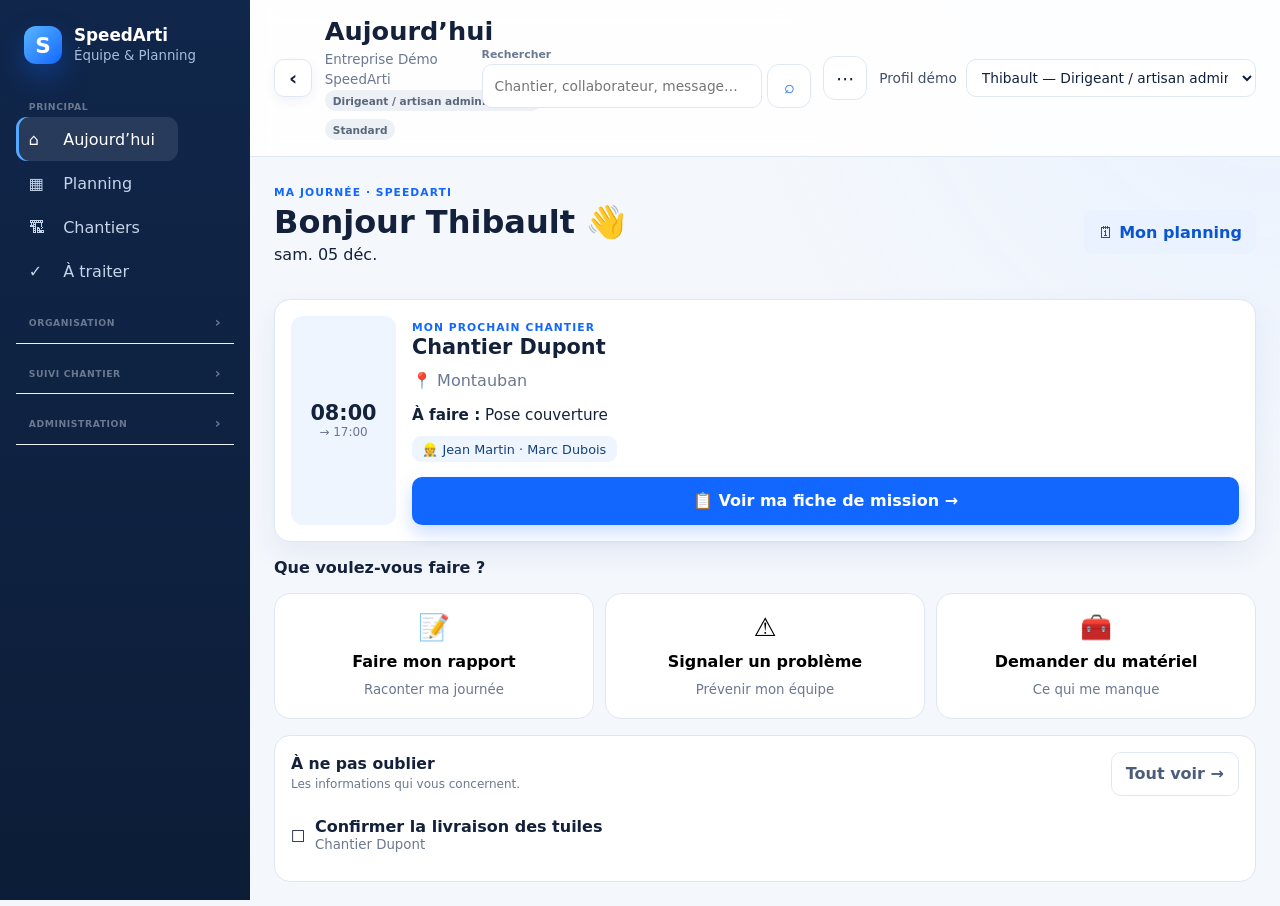
<file: index.html>
<!doctype html>
<html lang="fr">
<head>
  <meta charset="utf-8" />
  <meta name="viewport" content="width=device-width, initial-scale=1" />
  <meta name="theme-color" content="#1167ff" />
  <meta name="description" content="Démo fonctionnelle autonome SpeedArti Équipe & Planning v1.9.9" />
  <title>SpeedArti — Équipe & Planning v1.9.9</title>
  <style>:root {
  font-family: Inter, ui-sans-serif, system-ui, -apple-system, BlinkMacSystemFont, "Segoe UI", sans-serif;
  color: #13213a;
  background: #f4f7fc;
  font-synthesis: none;
  --blue: #1167ff;
  --blue-dark: #0b4bc2;
  --navy: #10213f;
  --border: #dfe7f3;
  --muted: #6b7890;
  --surface: #ffffff;
  --shadow: 0 18px 48px rgba(31, 55, 95, .09);
}

* { box-sizing: border-box; }
body { margin: 0; min-width: 320px; min-height: 100vh; background: radial-gradient(circle at top right, #e9f2ff 0, transparent 34rem), #f4f7fc; }
button, input, select, textarea { font: inherit; }
button { cursor: pointer; }
button:disabled { cursor: not-allowed; opacity: .55; }
h1, h2, h3, h4, p { margin-top: 0; }
h1 { font-size: clamp(1.35rem, 2vw, 1.8rem); margin-bottom: .25rem; }
h2 { font-size: 1.05rem; margin-bottom: .35rem; }
h3 { font-size: .98rem; margin-bottom: .25rem; }
p { line-height: 1.5; }
small { color: var(--muted); line-height: 1.4; }
select, input, textarea {
  width: 100%; border: 1px solid var(--border); border-radius: 10px; padding: .72rem .8rem; background: #fff; color: var(--navy);
}
textarea { min-height: 90px; resize: vertical; }
select:focus, input:focus, textarea:focus { outline: 3px solid rgba(17, 103, 255, .12); border-color: var(--blue); }
label { display: grid; gap: .4rem; color: #40506b; font-size: .86rem; }
fieldset { border: 1px solid var(--border); border-radius: 12px; padding: 1rem; margin: 1rem 0; }
legend { padding: 0 .4rem; font-weight: 700; color: var(--navy); }

.app-shell { min-height: 100vh; display: grid; grid-template-columns: 250px minmax(0, 1fr); }
.sidebar { background: linear-gradient(180deg, #10264a, #0c1d37); color: white; padding: 1.25rem 1rem; display: flex; flex-direction: column; position: sticky; top: 0; height: 100vh; }
.brand { display: flex; align-items: center; gap: .75rem; padding: .3rem .5rem 1.5rem; }
.brand-mark { width: 38px; height: 38px; border-radius: 12px; display: grid; place-items: center; background: linear-gradient(135deg, #5ab6ff, #1167ff); color: white; font-size: 1.35rem; font-weight: 900; box-shadow: 0 12px 28px rgba(17, 103, 255, .35); }
.brand strong { display: block; font-size: 1.05rem; }
.brand small { color: #a9bddb; }
.sidebar nav { display: grid; gap: .35rem; }
.nav-item { border: 0; background: transparent; color: #c6d5e9; display: grid; grid-template-columns: 24px 1fr auto; align-items: center; gap: .65rem; padding: .78rem .8rem; text-align: left; border-radius: 11px; }
.nav-item:hover, .nav-item.active { color: white; background: rgba(255,255,255,.1); }
.nav-item.active { box-shadow: inset 3px 0 0 #57a8ff; }
.nav-item em { background: #ff5d6c; min-width: 22px; height: 22px; border-radius: 999px; display: grid; place-items: center; font-size: .72rem; font-style: normal; }
.scope-note { margin-top: auto; display: grid; gap: .25rem; padding: .85rem; border: 1px solid rgba(255,255,255,.1); border-radius: 12px; background: rgba(255,255,255,.05); }
.scope-note span { color: #a9bddb; font-size: .78rem; }
.workspace { min-width: 0; }
.topbar { min-height: 80px; padding: 1rem 1.5rem; background: rgba(255,255,255,.88); backdrop-filter: blur(12px); border-bottom: 1px solid var(--border); display: flex; align-items: center; justify-content: space-between; gap: 1rem; position: sticky; top: 0; z-index: 10; }
.topbar p { margin-bottom: 0; color: var(--muted); font-size: .84rem; }
.topbar-actions { display: flex; align-items: center; gap: .75rem; }
.user-switcher { display: flex; align-items: center; gap: .55rem; }
.user-switcher span { white-space: nowrap; }
.user-switcher select { min-width: 230px; padding: .55rem .7rem; }
.content { padding: 1.5rem; max-width: 1500px; margin: 0 auto; }

.panel, .kpi { background: var(--surface); border: 1px solid rgba(211, 222, 238, .9); border-radius: 17px; box-shadow: var(--shadow); }
.panel { padding: 1.15rem; margin-bottom: 1.2rem; }
.panel-header, .row-between, .page-actions { display: flex; justify-content: space-between; align-items: flex-start; gap: 1rem; }
.panel-header { margin-bottom: 1rem; }
.panel-header p, .lead { color: var(--muted); margin-bottom: 0; }
.page-actions { margin-bottom: 1rem; align-items: center; }
.kpi-grid { display: grid; grid-template-columns: repeat(4, minmax(0, 1fr)); gap: 1rem; margin-bottom: 1.2rem; }
.kpi { padding: 1.05rem; display: grid; gap: .25rem; }
.kpi > span { color: var(--muted); font-size: .84rem; }
.kpi strong { font-size: 1.85rem; color: var(--navy); }
.kpi small { font-size: .77rem; }
.two-columns { display: grid; grid-template-columns: 1.15fr .85fr; gap: 1.2rem; align-items: start; }
.stack { display: grid; gap: .75rem; }
.stack.compact { gap: .35rem; }
.button-row { display: flex; flex-wrap: wrap; gap: .55rem; align-items: center; }
.button-stack { display: grid; gap: .65rem; }
.primary, .secondary, .ghost, .icon-button, .segmented button, .edition-card {
  border: 0; border-radius: 10px; padding: .65rem .88rem; font-weight: 700; transition: .16s ease;
}
.primary { background: var(--blue); color: white; box-shadow: 0 8px 18px rgba(17, 103, 255, .22); }
.primary:hover { background: var(--blue-dark); transform: translateY(-1px); }
.secondary { background: #eaf2ff; color: #0b55d0; }
.secondary:hover { background: #dceaff; }
.ghost { background: transparent; color: #4b5d79; border: 1px solid var(--border); }
.ghost:hover { background: #f7f9fc; }
.primary.full, .secondary.full { width: 100%; margin-top: .8rem; }
.secondary.small { padding: .42rem .58rem; font-size: .75rem; }
.icon-button { width: 36px; height: 36px; padding: 0; background: #f1f5fa; color: #445671; display: grid; place-items: center; }
.icon-button.danger, .danger-text { color: #c33547; }
.card-actions { display: flex; gap: .4rem; }
.segmented { background: #e8eef7; padding: .25rem; border-radius: 12px; display: flex; gap: .2rem; }
.segmented button { background: transparent; color: var(--muted); }
.segmented button.active { background: white; color: var(--navy); box-shadow: 0 4px 10px rgba(31,55,95,.08); }

.badge { display: inline-flex; align-items: center; justify-content: center; padding: .28rem .5rem; border-radius: 999px; font-size: .7rem; font-weight: 800; white-space: nowrap; }
.badge-neutral { background: #edf1f6; color: #5a677b; }
.badge-info { background: #e4efff; color: #0b5bd9; }
.badge-success { background: #e1f7ed; color: #0d7a4f; }
.badge-warning { background: #fff2d7; color: #9a5b00; }
.badge-danger { background: #ffe3e7; color: #bd3043; }
.badge-purple { background: #eee8ff; color: #6541cc; }
.badge-person { background: #f0f5ff; color: #355c9a; }
.chips { display: flex; flex-wrap: wrap; gap: .4rem; margin-top: .65rem; }
.eyebrow { color: var(--blue); text-transform: uppercase; letter-spacing: .1em; font-size: .67rem; font-weight: 900; }

.timeline { display: grid; gap: .7rem; }
.timeline-item { display: grid; grid-template-columns: 14px 1fr; gap: .75rem; position: relative; }
.timeline-dot { width: 10px; height: 10px; border-radius: 50%; background: var(--blue); margin-top: .35rem; box-shadow: 0 0 0 5px #e9f1ff; }
.timeline-item p { margin: .2rem 0; color: #4f607b; font-size: .82rem; }
.task-row { grid-template-columns: auto 1fr auto; align-items: center; display: grid; gap: .7rem; padding: .75rem; border: 1px solid var(--border); border-radius: 12px; }
.task-row input { width: 18px; height: 18px; }
.task-row span { display: grid; gap: .15rem; }
.expert-strip { background: linear-gradient(110deg, #10264a, #173f78); color: white; display: flex; justify-content: space-between; align-items: center; }
.expert-strip p { color: #c8d7ec; max-width: 760px; margin-bottom: 0; }
.expert-strip .eyebrow { color: #75b8ff; }

.planning-list { display: grid; gap: .75rem; }
.planning-card { display: grid; grid-template-columns: 68px minmax(0, 1fr) auto; gap: 1rem; padding: .9rem; border: 1px solid var(--border); border-radius: 14px; align-items: start; }
.planning-card.has-conflict { border-color: #f3a5b0; background: #fffafb; }
.date-block { width: 58px; min-height: 62px; border-radius: 13px; background: #edf4ff; color: var(--blue); display: grid; place-items: center; align-content: center; }
.date-block strong { font-size: 1.35rem; line-height: 1; }
.date-block span { text-transform: uppercase; font-size: .68rem; font-weight: 800; }
.planning-main p { margin: .2rem 0; color: #53627a; }
.ultra-panel { border-color: #d9cffc; background: linear-gradient(145deg, #fff, #f8f5ff); }
.suggestion-grid { display: grid; grid-template-columns: repeat(auto-fit, minmax(290px, 1fr)); gap: .75rem; }
.suggestion { border: 1px solid #ded5fb; border-radius: 13px; padding: .9rem; background: white; }
.suggestion p { font-size: .8rem; color: #59677d; }
.locked { display: flex; align-items: center; gap: 1rem; border-style: dashed; box-shadow: none; }
.locked > span { font-size: 1.6rem; }
.locked p { margin-bottom: 0; color: var(--muted); }
.locked-inline { margin-top: .8rem; background: #f6f7f9; border-radius: 10px; padding: .65rem; color: var(--muted); font-size: .8rem; }

.member-grid { display: grid; grid-template-columns: repeat(auto-fit, minmax(340px, 1fr)); gap: .75rem; }
.member-card { display: grid; grid-template-columns: auto minmax(0, 1fr) auto; gap: .8rem; border: 1px solid var(--border); border-radius: 14px; padding: .85rem; }
.avatar { width: 46px; height: 46px; border-radius: 14px; display: grid; place-items: center; background: color-mix(in srgb, var(--avatar-color) 16%, white); color: var(--avatar-color); font-weight: 900; }
.member-info p { color: var(--muted); font-size: .82rem; margin: .1rem 0; }
.crew-grid { display: grid; grid-template-columns: repeat(auto-fit, minmax(270px, 1fr)); gap: .75rem; }
.crew-card { padding: .9rem; border-radius: 14px; border: 1px solid var(--border); }
.crew-card p { color: var(--muted); font-size: .82rem; }

.report-grid { display: grid; grid-template-columns: repeat(auto-fit, minmax(360px, 1fr)); gap: 1rem; align-items: start; }
.report-card { margin: 0; }
.report-summary { margin: .8rem 0; }
.progress { height: 8px; background: #e9eef5; border-radius: 999px; overflow: hidden; margin-bottom: .4rem; }
.progress span { display: block; height: 100%; background: linear-gradient(90deg, #1167ff, #57a8ff); border-radius: inherit; }
.callout { padding: .7rem; background: #f5f8fc; border-radius: 10px; margin-top: .7rem; }
.callout p { margin: .2rem 0 0; color: #56657c; font-size: .82rem; }
.danger-callout { background: #fff1f3; }
.analysis-box { margin-top: .9rem; padding: .8rem; border-radius: 12px; background: #eef5ff; border: 1px solid #d4e5ff; }
.analysis-box > p { color: #4e617f; font-size: .82rem; }
.action-proposal { display: grid; grid-template-columns: 1fr auto; gap: .7rem; align-items: center; background: white; border-radius: 10px; padding: .65rem; }
.action-proposal div { display: grid; gap: .15rem; }

.request-columns { display: grid; grid-template-columns: repeat(3, minmax(0, 1fr)); gap: 1rem; }
.column-title { display: flex; justify-content: space-between; align-items: center; margin-bottom: .7rem; }
.request-card { border: 1px solid var(--border); border-radius: 13px; padding: .75rem; background: #fbfcfe; }
.request-card h4 { margin: .65rem 0 .25rem; }
.request-card p { color: #59677d; font-size: .82rem; }
.request-card select { margin-top: .65rem; padding: .5rem; }

.messaging-panel { display: grid; grid-template-columns: minmax(0, 1fr) 320px; gap: 1rem; min-height: 560px; }
.message-list { background: #f6f8fb; border-radius: 14px; padding: 1rem; display: flex; flex-direction: column; gap: .75rem; max-height: 620px; overflow: auto; }
.message { align-self: flex-start; max-width: 78%; padding: .75rem .85rem; border-radius: 14px 14px 14px 4px; background: white; border: 1px solid var(--border); }
.message.mine { align-self: flex-end; border-radius: 14px 14px 4px 14px; background: #e8f1ff; border-color: #d2e3ff; }
.message-meta { display: flex; flex-wrap: wrap; justify-content: space-between; gap: .5rem; font-size: .73rem; }
.message-meta span { color: var(--muted); }
.message p { margin: .45rem 0 0; white-space: pre-wrap; }
.composer { border-left: 1px solid var(--border); padding-left: 1rem; display: flex; flex-direction: column; gap: .75rem; }
.composer .grow { flex: 1; }
.composer .grow textarea { min-height: 170px; }
.filter-label { display: flex; align-items: center; gap: .55rem; }
.filter-label select { min-width: 240px; }

.notification-list { display: grid; gap: .55rem; }
.notification { width: 100%; border: 1px solid var(--border); background: white; padding: .8rem; border-radius: 12px; display: grid; grid-template-columns: auto 1fr auto; gap: .8rem; text-align: left; align-items: start; }
.notification.unread { background: #f3f8ff; border-color: #cfe1ff; }
.notification-icon { width: 34px; height: 34px; border-radius: 11px; display: grid; place-items: center; background: #e5efff; color: var(--blue); font-weight: 900; }
.notification p { margin: .2rem 0; color: #59677d; }

.settings-grid { grid-template-columns: 1fr 1fr; }
.edition-cards { display: grid; gap: .55rem; }
.edition-card { width: 100%; text-align: left; background: #f7f9fc; border: 1px solid var(--border); display: grid; gap: .25rem; }
.edition-card span { font-size: .78rem; color: var(--muted); font-weight: 500; }
.edition-card.selected { border-color: var(--blue); background: #edf4ff; box-shadow: inset 3px 0 0 var(--blue); }
.file-button { display: block; text-align: center; }
.permissions-table-wrap { overflow: auto; }
.permissions-table { border-collapse: collapse; width: 100%; min-width: 980px; }
.permissions-table th, .permissions-table td { border-bottom: 1px solid var(--border); padding: .55rem; text-align: center; font-size: .76rem; }
.permissions-table th:first-child, .permissions-table td:first-child { text-align: left; position: sticky; left: 0; background: white; }
.permissions-table input { width: 17px; height: 17px; }
.audit-list { display: grid; gap: .5rem; }
.audit-list > div { display: grid; grid-template-columns: minmax(170px, .8fr) minmax(200px, 1fr) 2fr; gap: .7rem; padding: .6rem 0; border-bottom: 1px solid var(--border); font-size: .78rem; }
.scope-panel { border-color: #f0c2c8; background: #fff9fa; }

.form-grid { display: grid; grid-template-columns: 1fr 1fr; gap: .8rem; }
.full-span { grid-column: 1 / -1; }
.checkbox-grid { display: grid; grid-template-columns: repeat(2, minmax(0, 1fr)); gap: .55rem; }
.checkbox-grid label { display: flex; align-items: center; gap: .5rem; }
.checkbox-grid input { width: 17px; height: 17px; }
.form-hint { color: var(--muted); font-size: .78rem; background: #f6f8fb; border-radius: 10px; padding: .65rem; }
.modal-backdrop { position: fixed; inset: 0; z-index: 100; background: rgba(8, 20, 38, .62); display: grid; place-items: center; padding: 1rem; }
.modal { width: min(760px, 100%); max-height: 92vh; overflow: auto; background: white; border-radius: 18px; padding: 1.35rem; box-shadow: 0 30px 80px rgba(0,0,0,.25); position: relative; }
.modal-close { position: absolute; top: .8rem; right: .8rem; border: 0; width: 34px; height: 34px; border-radius: 50%; background: #eef2f7; color: #526077; font-size: 1.2rem; }
.modal-actions { display: flex; justify-content: flex-end; gap: .6rem; margin-top: 1rem; }
.toast { position: fixed; right: 1rem; bottom: 1rem; z-index: 200; padding: .8rem 1rem; border-radius: 12px; color: white; background: #14784f; box-shadow: 0 15px 40px rgba(0,0,0,.2); }
.toast-error { background: #bc3346; }
.toast-info { background: #345d98; }
.empty { min-height: 100px; display: grid; place-items: center; align-content: center; color: var(--muted); text-align: center; }
.empty span { font-size: 1.7rem; }
.empty p { margin-bottom: 0; }
.fatal { padding: 3rem; }

@media (max-width: 1100px) {
  .kpi-grid { grid-template-columns: repeat(2, 1fr); }
  .two-columns, .settings-grid { grid-template-columns: 1fr; }
  .request-columns { grid-template-columns: 1fr; }
  .messaging-panel { grid-template-columns: 1fr; }
  .composer { border-left: 0; border-top: 1px solid var(--border); padding: 1rem 0 0; }
}

@media (max-width: 780px) {
  .app-shell { grid-template-columns: 1fr; }
  .sidebar { position: static; height: auto; padding: .75rem; }
  .sidebar nav { display: flex; overflow-x: auto; }
  .nav-item { min-width: max-content; grid-template-columns: 20px auto auto; }
  .scope-note { display: none; }
  .brand { padding-bottom: .75rem; }
  .topbar { position: static; align-items: flex-start; flex-direction: column; }
  .topbar-actions { width: 100%; justify-content: space-between; }
  .user-switcher { flex: 1; }
  .user-switcher select { min-width: 0; }
  .content { padding: 1rem; }
  .page-actions, .panel-header { flex-direction: column; align-items: stretch; }
  .kpi-grid { grid-template-columns: 1fr 1fr; }
  .planning-card { grid-template-columns: 58px minmax(0, 1fr); }
  .planning-card .card-actions { grid-column: 1 / -1; justify-content: flex-end; }
  .member-grid, .report-grid { grid-template-columns: 1fr; }
  .form-grid { grid-template-columns: 1fr; }
  .full-span { grid-column: auto; }
  .checkbox-grid { grid-template-columns: 1fr; }
  .audit-list > div { grid-template-columns: 1fr; gap: .15rem; }
}

@media (max-width: 480px) {
  .kpi-grid { grid-template-columns: 1fr; }
  .topbar-actions { align-items: stretch; flex-direction: column; }
  .user-switcher { flex-direction: column; align-items: stretch; }
  .member-card { grid-template-columns: auto 1fr; }
  .member-card > .icon-button { grid-column: 1 / -1; justify-self: end; }
  .message { max-width: 95%; }
}
.dictation-row { display: grid; grid-template-columns: minmax(0, 1fr) auto; gap: .6rem; align-items: start; }
.dictation-row button { white-space: nowrap; }
@media (max-width: 600px) { .dictation-row { grid-template-columns: 1fr; } }
.attachment-button { border: 0; border-radius: 999px; padding: .3rem .55rem; background: #edf1f6; color: #4d5e77; font-size: .7rem; font-weight: 800; }
.attachment-button:hover { background: #dfe8f5; }


.calendar-source-banner { display:flex; align-items:center; justify-content:space-between; gap:20px; padding:18px 20px; margin-bottom:18px; border:1px solid #b9d4ff; border-radius:16px; background:linear-gradient(135deg,#eff6ff,#ffffff); }
.calendar-source-banner div:first-child { display:grid; grid-template-columns:auto 1fr; column-gap:10px; align-items:center; }
.calendar-source-banner p { grid-column:2; margin:4px 0 0; color:var(--muted); }
.source-pulse { width:10px; height:10px; border-radius:999px; background:#16a36a; box-shadow:0 0 0 6px rgba(22,163,106,.12); }
.readonly-source { margin-top:14px; padding-top:12px; border-top:1px solid var(--border); color:var(--muted); font-size:.82rem; }
.calendar-event-summary { margin:16px 0; padding:16px; border:1px solid #b9d4ff; border-radius:14px; background:#f7fbff; }
.calendar-event-summary span { display:block; color:#1167ff; font-size:.76rem; font-weight:800; text-transform:uppercase; letter-spacing:.08em; }
.calendar-event-summary strong { display:block; margin-top:5px; font-size:1.05rem; }
.calendar-event-summary p { margin:5px 0; }
.calendar-event-summary small { color:var(--muted); }
.planning-card.unassigned { border-style:dashed; background:#fffdfa; }
@media (max-width:760px){ .calendar-source-banner{align-items:flex-start;flex-direction:column;} }

/* Version 1.5 — UX mobile + niveaux Standard / Expert / Ultra */
.member-meta { display:grid; gap:.25rem; margin-top:.65rem; color:var(--muted); font-size:.74rem; }
.member-actions { display:flex; flex-direction:column; gap:.35rem; }
.capacity-grid { display:grid; grid-template-columns:repeat(auto-fit,minmax(230px,1fr)); gap:.75rem; }
.capacity-card { border:1px solid var(--border); border-radius:14px; padding:.85rem; background:#fbfcff; }
.capacity-card p { color:var(--muted); font-size:.8rem; margin:.55rem 0 .25rem; }
.capacity-bar { height:9px; border-radius:999px; background:#e9eef5; overflow:hidden; margin-top:.65rem; }
.capacity-bar span { display:block; height:100%; border-radius:inherit; background:linear-gradient(90deg,#1167ff,#8b5cf6); }
.missing-panel { border-color:#f4d08a; background:#fffdf7; }
.missing-row { display:flex; justify-content:space-between; align-items:center; gap:1rem; border-bottom:1px solid var(--border); padding:.65rem 0; }
.missing-row span { display:grid; gap:.18rem; }
.material-actions { display:flex; flex-wrap:wrap; gap:.4rem; margin-top:.65rem; }
.message-analysis { margin-top:.65rem; padding:.65rem; border-radius:10px; border:1px solid #d8e5fb; background:#f6f9ff; color:#31445f; }
.analysis-trigger { margin-top:.55rem; border:0; background:transparent; color:var(--blue); font-size:.72rem; font-weight:800; padding:0; }
.permission-overrides { display:grid; grid-template-columns:repeat(2,minmax(0,1fr)); gap:.55rem; max-height:55vh; overflow:auto; }
.permission-overrides label { display:grid; grid-template-columns:minmax(0,1fr) 150px; align-items:center; gap:.55rem; padding:.45rem; border:1px solid var(--border); border-radius:10px; }
.permission-overrides span { font-size:.72rem; word-break:break-word; }
.availability-add { margin-top:.8rem; }
.audit-list.expanded > div { grid-template-columns:minmax(210px,.9fr) minmax(240px,1fr) 2fr; }
.badge-danger { max-width:100%; white-space:normal; }

@media (max-width:900px){
  .permission-overrides { grid-template-columns:1fr; }
}
@media (max-width:600px){
  .member-actions { grid-column:1/-1; flex-direction:row; justify-content:flex-end; }
  .missing-row { align-items:flex-start; flex-direction:column; }
  .permission-overrides label { grid-template-columns:1fr; }
}

/* =========================================================
   Version 1.4 — simplification UX + mobile first
   ========================================================= */
button, [data-action], [data-view] {
  touch-action: manipulation;
  -webkit-tap-highlight-color: transparent;
}
button { min-height: 44px; position: relative; z-index: 1; }
.icon-button, .modal-close { min-height: 44px; min-width: 44px; }

.topbar-leading { display:flex; align-items:center; gap:.8rem; min-width:0; }
.topbar-leading > div { min-width:0; }
.back-button, .more-button, .search-submit {
  border:1px solid var(--border); background:white; color:var(--navy); border-radius:12px;
  display:grid; place-items:center; min-width:44px; height:44px; padding:0; font-size:1.15rem;
}
.back-button:hover, .more-button:hover, .search-submit:hover { background:#f5f8fc; }
.global-search { display:flex; align-items:end; gap:.35rem; width:min(390px, 40vw); }
.global-search label { flex:1; gap:.2rem; }
.global-search label > span { font-size:.68rem; color:var(--muted); font-weight:700; }
.global-search input { height:44px; padding:.6rem .75rem; }
.search-submit { color:var(--blue); font-weight:900; }

.search-results { border-color:#bad4ff; background:#fbfdff; }
.search-result-list { display:grid; grid-template-columns:repeat(auto-fit,minmax(260px,1fr)); gap:.55rem; }
.search-result { border:1px solid var(--border); background:white; color:var(--navy); text-align:left; border-radius:12px; padding:.75rem; display:grid; gap:.2rem; }
.search-result:hover { border-color:#a9c9ff; background:#f6faff; }
.search-result small { white-space:nowrap; overflow:hidden; text-overflow:ellipsis; }

.welcome-strip { display:flex; align-items:center; justify-content:space-between; gap:1rem; margin-bottom:1rem; padding:.35rem .2rem; }
.welcome-strip h2 { font-size:1.35rem; margin:.15rem 0; }
.welcome-strip p { margin:0; color:var(--muted); }
.today-date { color:var(--muted); font-weight:700; white-space:nowrap; }
.attention-grid { display:grid; grid-template-columns:repeat(4,minmax(0,1fr)); gap:.8rem; margin-bottom:1.2rem; }
.attention-card { border:1px solid var(--border); background:white; border-radius:16px; padding:1rem; text-align:left; display:grid; gap:.3rem; box-shadow:0 10px 28px rgba(31,55,95,.06); color:var(--navy); }
.attention-card strong { font-size:1.7rem; }
.attention-card span { font-weight:800; }
.attention-card small { min-height:2.1em; }
.attention-card b { color:var(--blue); font-size:.76rem; margin-top:.2rem; }
.attention-warning { border-color:#edd59e; }
.attention-danger { border-color:#efb1bb; }
.attention-success { border-color:#bde3d2; }
.timeline-button { width:100%; border:0; background:transparent; text-align:left; padding:.25rem 0; min-height:0; }
.timeline-button:hover strong { color:var(--blue); }
.quick-mobile-actions { display:none; }

.terrain-toolbar { display:flex; align-items:end; justify-content:space-between; gap:1rem; }
.terrain-toolbar > label { width:min(420px,45%); }
.terrain-actions { display:flex; flex-wrap:wrap; gap:.5rem; justify-content:flex-end; }
.project-focus { display:grid; grid-template-columns:minmax(0,1fr) auto; gap:.4rem 1rem; align-items:start; border-color:#c7dcff; background:linear-gradient(135deg,#f7fbff,#fff); }
.project-focus p, .project-focus small { margin:0; color:var(--muted); }
.project-focus > small { grid-column:1/-1; }
.project-focus-meta { display:flex; gap:.35rem; flex-wrap:wrap; justify-content:flex-end; }
.terrain-feed { display:grid; gap:.8rem; }
.feed-entry { display:grid; grid-template-columns:42px minmax(0,1fr); gap:.75rem; padding:.9rem 0; border-bottom:1px solid var(--border); }
.feed-entry:last-child { border-bottom:0; }
.feed-icon { width:42px; height:42px; border-radius:13px; background:#eef4ff; display:grid; place-items:center; font-size:1.1rem; }
.feed-body { min-width:0; }
.feed-body > p { margin:.55rem 0; color:#46566f; }
.feed-heading { display:flex; justify-content:space-between; align-items:flex-start; gap:.7rem; }
.feed-heading > div:first-child { display:grid; gap:.15rem; min-width:0; }
.inline-alert, .inline-info { margin-top:.55rem; border-radius:10px; padding:.55rem .65rem; display:grid; gap:.15rem; font-size:.8rem; }
.inline-alert { background:#fff4f5; color:#9e3241; }
.inline-info { background:#f3f7ff; color:#315d9f; }
.inline-status { margin-top:.7rem; display:grid; grid-template-columns:auto minmax(0,220px); align-items:center; gap:.55rem; }
.inline-status select { padding:.5rem .6rem; }
.compact-chips { margin:0; }

.pilotage-kpis { display:grid; grid-template-columns:repeat(4,minmax(0,1fr)); gap:.8rem; margin-bottom:1rem; }
.pilotage-alert-list { display:grid; gap:.45rem; }
.pilotage-alert-list > button { border:1px solid var(--border); background:#fff; border-radius:12px; padding:.7rem; text-align:left; display:grid; gap:.15rem; color:var(--navy); }
.pilotage-alert-list > button:hover { background:#f7faff; border-color:#bad4ff; }
.pilotage-alert-list > button span { color:var(--muted); font-size:.78rem; }
.compact-capacity { grid-template-columns:repeat(auto-fit,minmax(200px,1fr)); }
.more-menu > p { color:var(--muted); }
.more-menu-grid { display:grid; grid-template-columns:repeat(3,minmax(0,1fr)); gap:.65rem; margin-top:1rem; }
.menu-tile { border:1px solid var(--border); background:white; border-radius:14px; padding:1rem; text-align:left; display:grid; gap:.25rem; color:var(--navy); }
.menu-tile > span { font-size:1.3rem; color:var(--blue); }
.menu-tile small { min-height:2.3em; }

/* Le module n'affiche pas de bouton Ángel : le point d'entrée reste global à SpeedArti. */
.angel-layout, .angel-chat { display:none !important; }

@media (max-width: 1100px) {
  .attention-grid, .pilotage-kpis { grid-template-columns:repeat(2,minmax(0,1fr)); }
  .global-search { width:min(330px, 36vw); }
}

@media (max-width: 780px) {
  body { background:#f4f7fc; }
  .app-shell { display:block; min-height:100vh; }
  .workspace { padding-bottom:82px; }
  .sidebar {
    position:fixed; inset:auto 0 0 0; height:auto; z-index:80; padding:.4rem .35rem calc(.4rem + env(safe-area-inset-bottom));
    border-top:1px solid rgba(255,255,255,.12); box-shadow:0 -12px 34px rgba(8,20,38,.22);
  }
  .sidebar .brand, .sidebar .scope-note { display:none; }
  .sidebar nav { display:grid; grid-template-columns:repeat(var(--nav-count, 5),minmax(0,1fr)); gap:.1rem; overflow:visible; }
  .nav-item { min-width:0; display:flex; flex-direction:column; justify-content:center; gap:.18rem; padding:.45rem .1rem; text-align:center; border-radius:10px; font-size:.68rem; line-height:1.1; }
  .nav-item .nav-icon { font-size:1rem; }
  .nav-item.active { box-shadow:none; background:rgba(255,255,255,.14); }
  .nav-item em { position:absolute; top:.2rem; right:14%; min-width:17px; height:17px; font-size:.58rem; }
  .topbar { position:sticky; top:0; padding:.65rem .75rem; gap:.6rem; background:rgba(255,255,255,.96); z-index:40; }
  .topbar-leading { width:100%; }
  .topbar-leading h1 { font-size:1.12rem; white-space:nowrap; overflow:hidden; text-overflow:ellipsis; }
  .topbar-leading p { display:none; }
  .topbar-actions { width:100%; display:grid; grid-template-columns:minmax(0,1fr) auto auto; gap:.45rem; align-items:end; }
  .global-search { width:100%; min-width:0; }
  .topbar-actions > .badge { display:none; }
  .more-button { grid-column:3; grid-row:1; }
  .user-switcher { grid-column:1/-1; display:grid; grid-template-columns:auto minmax(0,1fr); align-items:center; gap:.5rem; }
  .user-switcher span { font-size:.72rem; }
  .user-switcher select { min-width:0; padding:.5rem .6rem; }
  .content { padding:.8rem .7rem 1.2rem; }
  .panel { padding:.9rem; border-radius:14px; margin-bottom:.8rem; box-shadow:0 8px 24px rgba(31,55,95,.055); }
  .welcome-strip { align-items:flex-start; padding:.15rem 0; }
  .welcome-strip h2 { font-size:1.15rem; }
  .today-date { display:none; }
  .attention-grid, .pilotage-kpis { grid-template-columns:1fr 1fr; gap:.55rem; }
  .attention-card { padding:.75rem; border-radius:13px; min-height:126px; }
  .attention-card strong { font-size:1.45rem; }
  .attention-card small { font-size:.7rem; }
  .home-columns { display:block; }
  .quick-mobile-actions { display:grid; grid-template-columns:1fr 1fr; gap:.55rem; margin-top:.8rem; }
  .terrain-toolbar { align-items:stretch; flex-direction:column; }
  .terrain-toolbar > label { width:100%; }
  .terrain-actions { display:grid; grid-template-columns:repeat(3,minmax(0,1fr)); width:100%; }
  .terrain-actions button { padding:.55rem .35rem; }
  .project-focus { grid-template-columns:1fr; }
  .project-focus-meta { justify-content:flex-start; }
  .feed-entry { grid-template-columns:34px minmax(0,1fr); gap:.55rem; padding:.75rem 0; }
  .feed-icon { width:34px; height:34px; border-radius:10px; font-size:.95rem; }
  .feed-heading { gap:.4rem; }
  .feed-heading > .badge, .feed-heading > .chips { flex-shrink:0; }
  .inline-status { grid-template-columns:1fr; }
  .more-menu-grid { grid-template-columns:1fr; }
  .modal-backdrop { padding:0; align-items:end; }
  .modal { width:100%; max-height:92dvh; border-radius:20px 20px 0 0; padding:1rem; padding-bottom:calc(1rem + env(safe-area-inset-bottom)); }
  .modal-actions { position:sticky; bottom:0; background:white; padding-top:.7rem; }
  .planning-card { grid-template-columns:50px minmax(0,1fr); gap:.7rem; }
  .date-block { width:50px; min-height:54px; }
  .planning-card .card-actions { grid-column:1/-1; display:grid; grid-template-columns:1fr 1fr; }
  .planning-card .card-actions .icon-button { width:100%; }
  .member-card { grid-template-columns:auto minmax(0,1fr); }
  .member-actions { grid-column:1/-1; display:grid; grid-template-columns:repeat(3,1fr); }
  .member-actions .icon-button { width:100%; }
  .panel-header .button-row, .page-actions .button-row { width:100%; display:grid; grid-template-columns:1fr 1fr; }
  .search-result-list { grid-template-columns:1fr; }
}

@media (max-width: 430px) {
  .attention-grid, .pilotage-kpis { grid-template-columns:1fr 1fr; }
  .attention-card { min-height:118px; }
  .attention-card b { display:none; }
  .terrain-actions { grid-template-columns:1fr; }
  .quick-mobile-actions { grid-template-columns:1fr; }
  .topbar-actions { grid-template-columns:minmax(0,1fr) auto; }
  .more-button { grid-column:2; }
  .global-search { grid-column:1; }
  .user-switcher { grid-column:1/-1; }
  .feed-heading { flex-direction:column; }
  .feed-heading > .badge, .feed-heading > .chips { align-self:flex-start; }
}


/* v1.5 — comparaison Standard / Expert / Ultra pour la démo uniquement */
.demo-plan-bar {
  margin: 0; padding: .65rem 1.5rem; display:flex; align-items:center; justify-content:space-between; gap:1rem;
  background:#f8fbff; border-bottom:1px solid #d9e7fb;
}
.demo-plan-copy { min-width:0; display:grid; gap:.08rem; }
.demo-plan-copy strong { color:var(--navy); font-size:.82rem; }
.demo-plan-copy span { color:var(--muted); font-size:.74rem; white-space:nowrap; overflow:hidden; text-overflow:ellipsis; }
.demo-edition-switcher { display:flex; align-items:center; gap:.3rem; padding:.25rem; border-radius:12px; background:#e7edf6; flex-shrink:0; }
.demo-edition-button { border:0; background:transparent; color:#5d6c83; padding:.48rem .72rem; border-radius:9px; font-weight:800; font-size:.78rem; min-height:36px; }
.demo-edition-button:hover { background:rgba(255,255,255,.65); color:var(--navy); }
.demo-edition-button.selected { background:white; color:var(--blue); box-shadow:0 3px 10px rgba(30,55,95,.1); }
.demo-edition-button small { display:none; }
.edition-overview { display:grid; grid-template-columns:1fr auto; gap:1rem; align-items:center; padding:1rem 1.1rem; margin-bottom:1rem; border-radius:15px; border:1px solid #cfe0fa; background:linear-gradient(135deg,#f5f9ff,#fff); }
.edition-overview h2 { margin:.15rem 0 .2rem; }
.edition-overview p { margin:0; color:var(--muted); }
.edition-price { text-align:right; white-space:nowrap; }
.edition-price strong { display:block; color:var(--blue); font-size:1.1rem; }
.edition-price span { color:var(--muted); font-size:.72rem; }
.edition-matrix-wrap { overflow:auto; border:1px solid var(--border); border-radius:14px; }
.edition-matrix { width:100%; border-collapse:collapse; min-width:720px; }
.edition-matrix th, .edition-matrix td { padding:.7rem .75rem; border-bottom:1px solid var(--border); text-align:center; font-size:.78rem; }
.edition-matrix th:first-child, .edition-matrix td:first-child { text-align:left; min-width:270px; }
.edition-matrix thead th { background:#f6f9fd; color:var(--navy); position:sticky; top:0; }
.edition-matrix tbody tr:last-child td { border-bottom:0; }
.edition-current { background:#f0f6ff !important; }
.matrix-yes { color:#118257; font-weight:900; }
.matrix-no { color:#a1adbd; }
.level-note { display:flex; align-items:center; gap:.55rem; padding:.65rem .75rem; margin-top:.75rem; border-radius:10px; background:#f6f8fb; color:#596a82; font-size:.78rem; }
.expert-panel { border-color:#c9dcff; background:linear-gradient(145deg,#fff,#f5f9ff); }
.plan-lock-preview { border-style:dashed; }

@media (max-width:780px) {
  .demo-plan-bar { padding:.5rem .7rem; align-items:stretch; flex-direction:column; gap:.4rem; }
  .demo-plan-copy span { white-space:normal; }
  .demo-edition-switcher { width:100%; display:grid; grid-template-columns:repeat(3,1fr); }
  .demo-edition-button { padding:.5rem .25rem; }
  .edition-overview { grid-template-columns:1fr; padding:.85rem; }
  .edition-price { text-align:left; }
}


/* v1.6 — interfaces collaborateurs + prévision Ultra explicable */
.role-context { display:flex; align-items:center; gap:.5rem; flex-wrap:wrap; }
.role-context .badge { font-size:.66rem; }
.employee-plan-note { margin:0; padding:.5rem 1.5rem; background:#fbfcfe; border-bottom:1px solid var(--border); color:var(--muted); font-size:.75rem; display:flex; align-items:center; justify-content:space-between; gap:.7rem; }
.employee-plan-note strong { color:var(--navy); }
.field-hero { border:1px solid #c9dcff; background:linear-gradient(135deg,#eef6ff,#fff); border-radius:18px; padding:1.1rem; margin-bottom:1rem; display:grid; grid-template-columns:1fr auto; gap:1rem; align-items:center; }
.field-hero h2 { font-size:1.4rem; margin:.15rem 0; }
.field-hero p { margin:0; color:var(--muted); }
.field-date { font-weight:800; color:var(--blue); white-space:nowrap; }
.field-actions { display:grid; grid-template-columns:repeat(4,minmax(0,1fr)); gap:.7rem; margin-bottom:1rem; }
.field-action { border:1px solid var(--border); background:white; border-radius:16px; padding:.9rem; min-height:112px; text-align:left; display:grid; align-content:start; gap:.35rem; color:var(--navy); box-shadow:0 8px 22px rgba(31,55,95,.05); }
.field-action:hover { border-color:#a9c9ff; background:#f8fbff; }
.field-action .field-action-icon { font-size:1.35rem; }
.field-action strong { font-size:.86rem; }
.field-action small { font-size:.7rem; }
.my-work-list { display:grid; gap:.55rem; }
.my-work-card { border:1px solid var(--border); border-radius:14px; padding:.8rem; background:#fff; display:grid; grid-template-columns:auto 1fr auto; gap:.75rem; align-items:center; }
.my-work-date { width:52px; min-height:52px; border-radius:13px; background:#edf4ff; color:var(--blue); display:grid; place-items:center; text-align:center; font-size:.72rem; font-weight:800; }
.my-work-card p { margin:.15rem 0 0; color:var(--muted); font-size:.78rem; }
.role-dashboard-grid { display:grid; grid-template-columns:repeat(3,minmax(0,1fr)); gap:.8rem; margin-bottom:1rem; }
.role-summary-card { border:1px solid var(--border); background:#fff; border-radius:16px; padding:1rem; box-shadow:0 8px 22px rgba(31,55,95,.05); }
.role-summary-card strong { display:block; font-size:1.6rem; color:var(--navy); }
.role-summary-card span { font-weight:800; font-size:.82rem; }
.role-summary-card small { display:block; margin-top:.2rem; }
.forecast-grid { display:grid; grid-template-columns:repeat(auto-fit,minmax(280px,1fr)); gap:.75rem; }
.forecast-card { border:1px solid var(--border); background:#fff; border-radius:14px; padding:.9rem; display:grid; gap:.5rem; }
.forecast-card.forecast-high { border-color:#efb1bb; background:#fffafb; }
.forecast-card.forecast-warning { border-color:#edd59e; background:#fffdf8; }
.forecast-card.forecast-info { border-color:#bfd7ff; background:#f9fbff; }
.forecast-card h3 { margin:0; }
.forecast-card ul { margin:.1rem 0 0; padding-left:1.1rem; color:#53627a; font-size:.78rem; }
.forecast-card li + li { margin-top:.2rem; }
.forecast-rule-note { margin-top:.75rem; padding:.65rem .75rem; border-radius:10px; background:#f6f8fb; color:var(--muted); font-size:.75rem; }
.forecast-rule-note strong { color:var(--navy); }

@media (max-width:900px) {
  .field-actions { grid-template-columns:repeat(2,minmax(0,1fr)); }
  .role-dashboard-grid { grid-template-columns:repeat(2,minmax(0,1fr)); }
}
@media (max-width:780px) {
  .employee-plan-note { padding:.45rem .7rem; align-items:flex-start; flex-direction:column; }
  .field-hero { grid-template-columns:1fr; padding:.9rem; }
  .field-date { display:none; }
  .field-actions { grid-template-columns:repeat(2,minmax(0,1fr)); gap:.55rem; }
  .field-action { min-height:104px; padding:.75rem; }
  .role-dashboard-grid { grid-template-columns:1fr 1fr; gap:.55rem; }
  .my-work-card { grid-template-columns:auto minmax(0,1fr); }
  .my-work-card > .badge { grid-column:2; justify-self:start; }
}
@media (max-width:430px) {
  .field-actions { grid-template-columns:1fr 1fr; }
  .role-dashboard-grid { grid-template-columns:1fr 1fr; }
}


/* V1.9.9 — filet de securite charge avant les scripts : largeur complete sur telephone. */
@media (max-width:700px){
  .app-shell.v191-full-sidebar.v191-simple-shell,.app-shell.v191-full-sidebar.v191-simple-shell.v191-sidebar-collapsed{
    display:block!important;grid-template-columns:minmax(0,1fr)!important;width:100%!important;min-width:0!important;max-width:100%!important
  }
  .app-shell.v191-simple-shell .workspace,.app-shell.v191-simple-shell.v191-sidebar-collapsed .workspace{
    display:block!important;margin:0!important;padding:0!important;width:100%!important;min-width:0!important;max-width:100%!important
  }
  .app-shell.v191-simple-shell .content{min-width:0!important;max-width:100%!important;box-sizing:border-box!important}
  .app-shell.v191-simple-shell .topbar{max-width:100%!important;min-width:0!important}
}
</style>
</head>
<body>
  <div id="app"></div>
  <script type="module">
// ---- src/domain.js ----
const EDITIONS = Object.freeze({
  STANDARD: 'standard',
  EXPERT: 'expert',
  ULTRA: 'ultra',
});

const EDITION_LABELS = Object.freeze({
  standard: 'Standard',
  expert: 'Expert',
  ultra: 'Ultra',
});

const EDITION_CONFIG = Object.freeze({
  standard: {
    label: 'Standard', price: '4,90 € / mois', extra: '+ 1 € / collaborateur',
    summary: 'Équipe, affectations, terrain, rapports, demandes et communication interne.',
  },
  expert: {
    label: 'Expert', price: '14,90 € / mois', extra: '+ 1,50 € / collaborateur',
    summary: 'Standard + analyses automatiques, détection des problèmes et actions proposées.',
  },
  ultra: {
    label: 'Ultra', price: '29,90 € / mois', extra: '+ 2 € / collaborateur',
    summary: 'Expert + charge prévisionnelle, optimisation et réorganisation intelligente.',
  },
});

const ROLES = Object.freeze({
  owner: 'Dirigeant / artisan administrateur',
  associate: 'Associé',
  team_lead: "Chef d'équipe",
  worker: 'Ouvrier',
  site_manager: 'Conducteur de travaux',
  sales: 'Commercial',
  secretary: 'Secrétaire',
  accountant: 'Comptable',
  accountant_assistant: 'Collaborateur comptable',
  subcontractor: 'Sous-traitant',
});

const PERMISSIONS = Object.freeze({
  VIEW_DASHBOARD: 'view_dashboard',
  VIEW_TEAM: 'view_team',
  MANAGE_TEAM: 'manage_team',
  MANAGE_AVAILABILITY: 'manage_availability',
  VIEW_PLANNING: 'view_planning',
  MANAGE_PLANNING: 'manage_planning',
  VIEW_CAPACITY: 'view_capacity',
  VIEW_REPORTS: 'view_reports',
  CREATE_REPORTS: 'create_reports',
  MANAGE_REPORTS: 'manage_reports',
  VIEW_REQUESTS: 'view_requests',
  CREATE_REQUESTS: 'create_requests',
  MANAGE_REQUESTS: 'manage_requests',
  VIEW_MESSAGES: 'view_messages',
  SEND_MESSAGES: 'send_messages',
  DOWNLOAD_ATTACHMENTS: 'download_attachments',
  VIEW_ALL_PROJECTS: 'view_all_projects',
  VIEW_FINANCIAL_DATA: 'view_financial_data',
  VIEW_AUDIT: 'view_audit',
  MANAGE_SETTINGS: 'manage_settings',
  USE_EXPERT: 'use_expert',
  USE_ULTRA: 'use_ultra',
  ASK_ANGEL: 'ask_angel',
});

const P = PERMISSIONS;
const DEFAULT_ROLE_PERMISSIONS = Object.freeze({
  owner: Object.values(P),
  associate: Object.values(P).filter((permission) => permission !== P.MANAGE_SETTINGS),
  team_lead: [P.VIEW_DASHBOARD, P.VIEW_TEAM, P.MANAGE_AVAILABILITY, P.VIEW_PLANNING, P.MANAGE_PLANNING, P.VIEW_CAPACITY, P.VIEW_REPORTS, P.CREATE_REPORTS, P.MANAGE_REPORTS, P.VIEW_REQUESTS, P.CREATE_REQUESTS, P.MANAGE_REQUESTS, P.VIEW_MESSAGES, P.SEND_MESSAGES, P.DOWNLOAD_ATTACHMENTS, P.VIEW_AUDIT, P.USE_EXPERT, P.ASK_ANGEL],
  worker: [P.VIEW_DASHBOARD, P.VIEW_PLANNING, P.VIEW_REPORTS, P.CREATE_REPORTS, P.VIEW_REQUESTS, P.CREATE_REQUESTS, P.VIEW_MESSAGES, P.SEND_MESSAGES, P.DOWNLOAD_ATTACHMENTS],
  site_manager: [P.VIEW_DASHBOARD, P.VIEW_TEAM, P.MANAGE_AVAILABILITY, P.VIEW_PLANNING, P.MANAGE_PLANNING, P.VIEW_CAPACITY, P.VIEW_REPORTS, P.CREATE_REPORTS, P.MANAGE_REPORTS, P.VIEW_REQUESTS, P.CREATE_REQUESTS, P.MANAGE_REQUESTS, P.VIEW_MESSAGES, P.SEND_MESSAGES, P.DOWNLOAD_ATTACHMENTS, P.VIEW_ALL_PROJECTS, P.VIEW_AUDIT, P.USE_EXPERT, P.USE_ULTRA, P.ASK_ANGEL],
  sales: [P.VIEW_DASHBOARD, P.VIEW_PLANNING, P.VIEW_MESSAGES, P.SEND_MESSAGES, P.DOWNLOAD_ATTACHMENTS, P.VIEW_ALL_PROJECTS],
  secretary: [P.VIEW_DASHBOARD, P.VIEW_TEAM, P.MANAGE_TEAM, P.MANAGE_AVAILABILITY, P.VIEW_PLANNING, P.MANAGE_PLANNING, P.VIEW_CAPACITY, P.VIEW_REPORTS, P.VIEW_REQUESTS, P.MANAGE_REQUESTS, P.VIEW_MESSAGES, P.SEND_MESSAGES, P.DOWNLOAD_ATTACHMENTS, P.VIEW_ALL_PROJECTS, P.VIEW_AUDIT],
  accountant: [P.VIEW_DASHBOARD, P.DOWNLOAD_ATTACHMENTS],
  accountant_assistant: [P.VIEW_DASHBOARD, P.DOWNLOAD_ATTACHMENTS],
  subcontractor: [P.VIEW_DASHBOARD, P.VIEW_PLANNING, P.VIEW_REPORTS, P.CREATE_REPORTS, P.VIEW_REQUESTS, P.CREATE_REQUESTS, P.VIEW_MESSAGES, P.SEND_MESSAGES, P.DOWNLOAD_ATTACHMENTS],
});

const REQUEST_TYPES = Object.freeze({
  material: 'Matériel manquant',
  document: 'Document',
  intervention: 'Intervention',
  site_problem: 'Problème chantier',
  unexpected_absence: 'Absence imprévue',
  other: 'Autre demande',
});

const PRIORITIES = Object.freeze({
  low: 'Faible',
  normal: 'Normale',
  high: 'Haute',
  urgent: 'Urgente',
});

const PROJECT_STATUSES = Object.freeze({
  preparation: 'À préparer',
  planned: 'Planifié',
  in_progress: 'En cours',
  suspended: 'Suspendu',
  completed: 'Terminé',
  invoiced: 'Facturé',
  archived: 'Archivé',
});

const WORKDAY_LABELS = Object.freeze({
  1: 'Lundi',
  2: 'Mardi',
  3: 'Mercredi',
  4: 'Jeudi',
  5: 'Vendredi',
  6: 'Samedi',
  0: 'Dimanche',
});

function uid(prefix = 'id') {
  return `${prefix}_${crypto.randomUUID?.() ?? `${Date.now()}_${Math.random().toString(16).slice(2)}`}`;
}

function nowIso() {
  return new Date().toISOString();
}

function hasEdition(state, minimum) {
  const rank = { standard: 1, expert: 2, ultra: 3 };
  return rank[state.settings.edition] >= rank[minimum];
}

function hasExpertAccess(state) {
  return hasEdition(state, 'expert') && can(state, PERMISSIONS.USE_EXPERT);
}

function hasUltraAccess(state) {
  return hasEdition(state, 'ultra') && can(state, PERMISSIONS.USE_ULTRA);
}

function getActiveMember(state) {
  return state.members.find((member) => member.id === state.session.activeMemberId) ?? state.members[0] ?? null;
}

function memberPermissions(state, member) {
  if (!member) return [];
  const rolePermissions = state.settings.rolePermissions[member.role] ?? [];
  const permissions = new Set(rolePermissions);
  for (const [permission, value] of Object.entries(member.permissionOverrides ?? {})) {
    if (value === true) permissions.add(permission);
    if (value === false) permissions.delete(permission);
  }
  return [...permissions];
}

function can(state, permission) {
  return memberPermissions(state, getActiveMember(state)).includes(permission);
}

function isProjectVisibleToMember(state, project, memberId = state.session.activeMemberId) {
  const member = state.members.find((item) => item.id === memberId);
  if (!member) return false;
  const scope = member.projectAccessMode ?? 'role';
  if (scope === 'all') return true;
  if (scope === 'selected') return (member.projectAccessIds ?? []).includes(project.id);
  const assigned = state.assignments.some((assignment) => assignment.projectId === project.id && resolveAssignmentMembers(state, assignment).includes(member.id));
  if (scope === 'assigned') return assigned;
  return memberPermissions(state, member).includes(P.VIEW_ALL_PROJECTS) || assigned;
}

function resolveAssignmentMembers(state, assignment) {
  const crewMembers = state.crews
    .filter((crew) => assignment.crewIds?.includes(crew.id))
    .flatMap((crew) => crew.memberIds);
  return [...new Set([...(assignment.memberIds ?? []), ...crewMembers])];
}

function overlaps(startA, endA, startB, endB) {
  return new Date(startA).getTime() < new Date(endB).getTime()
    && new Date(endA).getTime() > new Date(startB).getTime();
}

function detectAssignmentConflicts(state, candidate, ignoreAssignmentId = null) {
  const candidateMembers = resolveAssignmentMembers(state, candidate);
  return state.assignments
    .filter((assignment) => assignment.id !== ignoreAssignmentId)
    .filter((assignment) => overlaps(candidate.start, candidate.end, assignment.start, assignment.end))
    .flatMap((assignment) => {
      const shared = resolveAssignmentMembers(state, assignment).filter((memberId) => candidateMembers.includes(memberId));
      return shared.map((memberId) => ({ assignment, memberId }));
    });
}

function memberAvailabilityIssues(member, start, end) {
  if (!member || member.status !== 'active') return ['Collaborateur inactif'];
  const issues = [];
  const periods = member.availability?.unavailablePeriods ?? [];
  for (const period of periods) {
    if (overlaps(start, end, period.start, period.end)) issues.push(period.reason || 'Indisponibilité déclarée');
  }
  const workingDays = member.availability?.workingDays ?? [1, 2, 3, 4, 5];
  let hasWorkingDay = false;
  const cursor = new Date(start);
  const limit = new Date(end);
  cursor.setHours(12, 0, 0, 0);
  while (cursor <= limit) {
    if (workingDays.includes(cursor.getDay())) { hasWorkingDay = true; break; }
    cursor.setDate(cursor.getDate() + 1);
  }
  if (!hasWorkingDay) issues.push('Aucun jour habituel de travail sur cette période');
  return issues;
}

function formatDateTime(value) {
  if (!value) return '—';
  return new Intl.DateTimeFormat('fr-FR', {
    dateStyle: 'short',
    timeStyle: 'short',
  }).format(new Date(value));
}

function formatDate(value) {
  if (!value) return '—';
  return new Intl.DateTimeFormat('fr-FR', { dateStyle: 'medium' }).format(new Date(value));
}

function escapeHtml(value = '') {
  return String(value)
    .replaceAll('&', '&amp;')
    .replaceAll('<', '&lt;')
    .replaceAll('>', '&gt;')
    .replaceAll('"', '&quot;')
    .replaceAll("'", '&#039;');
}


// ---- src/seed.js ----
const today = new Date();
const day = (offset, hour = 8) => {
  const date = new Date(today);
  date.setDate(date.getDate() + offset);
  date.setHours(hour, 0, 0, 0);
  return date.toISOString();
};

function availability(weeklyHours = 35, extra = {}) {
  return { weeklyHours, workingDays: [1, 2, 3, 4, 5], unavailablePeriods: [], ...extra };
}

function createSeedState() {
  return {
    schemaVersion: 2,
    company: { id: 'company_demo', name: 'Entreprise Démo SpeedArti' },
    session: { activeMemberId: 'member_owner' },
    integration: { identitySyncedAt: null, entitlementsSyncedAt: null, agendaSyncedAt: null, rhSyncedAt: null },
    settings: {
      edition: 'standard',
      rolePermissions: structuredClone(DEFAULT_ROLE_PERMISSIONS),
      externalAiEnabled: false,
      integrationMode: 'standalone',
    },
    members: [
      { id: 'member_owner', name: 'Thibault', email: 'dirigeant@exemple.fr', phone: '06 00 00 00 01', role: 'owner', skills: ['Couverture', 'Charpente', 'Gestion'], status: 'active', color: '#1167ff', permissionOverrides: {}, projectAccessMode: 'all', projectAccessIds: [], availability: availability(42) },
      { id: 'member_lead', name: 'Jean Martin', email: 'jean@exemple.fr', phone: '06 00 00 00 02', role: 'team_lead', skills: ['Couverture', 'Zinguerie'], status: 'active', color: '#16a36a', permissionOverrides: {}, projectAccessMode: 'role', projectAccessIds: [], availability: availability(35) },
      { id: 'member_manager', name: 'Sophie Bernard', email: 'sophie@exemple.fr', phone: '06 00 00 00 05', role: 'site_manager', skills: ['Coordination', 'Couverture', 'Charpente'], status: 'active', color: '#0ea5e9', permissionOverrides: {}, projectAccessMode: 'all', projectAccessIds: [], availability: availability(39) },
      { id: 'member_worker', name: 'Marc Dubois', email: 'marc@exemple.fr', phone: '06 00 00 00 03', role: 'worker', skills: ['Charpente', 'Isolation'], status: 'active', color: '#f59e0b', permissionOverrides: {}, projectAccessMode: 'assigned', projectAccessIds: [], availability: availability(35, { unavailablePeriods: [{ id: 'unavailable_demo', start: day(2, 0), end: day(3, 23), reason: 'Indisponibilité personnelle déclarée' }] }) },
      { id: 'member_sales', name: 'Luc Commercial', email: 'luc@exemple.fr', phone: '06 00 00 00 06', role: 'sales', skills: ['Relation client'], status: 'active', color: '#ec4899', permissionOverrides: {}, projectAccessMode: 'all', projectAccessIds: [], availability: availability(35) },
      { id: 'member_sub', name: 'Thomas Sous-traitant', email: 'thomas@exemple.fr', phone: '06 00 00 00 04', role: 'subcontractor', skills: ['Maçonnerie'], status: 'active', color: '#8b5cf6', permissionOverrides: {}, projectAccessMode: 'assigned', projectAccessIds: [], availability: availability(35) },
      { id: 'member_accounting', name: 'Julie Comptabilité', email: 'julie@exemple.fr', phone: '', role: 'accountant_assistant', skills: ['Comptabilité'], status: 'active', color: '#64748b', permissionOverrides: {}, projectAccessMode: 'selected', projectAccessIds: ['project_dupont'], availability: availability(28, { workingDays: [1, 2, 4, 5] }) },
    ],
    crews: [
      { id: 'crew_roof', name: 'Équipe Couverture', memberIds: ['member_lead', 'member_worker'], specialties: ['Couverture', 'Zinguerie'] },
    ],
    projects: [
      { id: 'project_dupont', source: 'agenda_chantier', name: 'Chantier Dupont', client: 'M. Dupont', address: 'Montauban', startDate: day(1, 8), endDate: day(5, 17), status: 'planned', priority: 'high', requiredSkills: ['Couverture'], notes: 'Réfection complète de toiture.' },
      { id: 'project_martin', source: 'agenda_chantier', name: 'Extension Martin', client: 'Mme Martin', address: 'Toulouse', startDate: day(6, 8), endDate: day(12, 17), status: 'preparation', priority: 'normal', requiredSkills: ['Charpente', 'Isolation'], notes: 'Ossature bois et isolation.' },
      { id: 'project_durand', source: 'agenda_chantier', name: 'Dépannage Durand', client: 'M. Durand', address: 'Castelsarrasin', startDate: day(-2, 8), endDate: day(-1, 16), status: 'completed', priority: 'normal', requiredSkills: ['Charpente'], notes: 'Intervention terminée, rapport attendu.' },
    ],
    assignments: [
      { id: 'assignment_dupont', calendarEventId: 'calendar_dupont_couverture', source: 'agenda_chantier', projectId: 'project_dupont', title: 'Pose couverture', start: day(1, 8), end: day(5, 17), memberIds: [], crewIds: ['crew_roof'], status: 'planned', notes: '' },
      { id: 'assignment_martin', calendarEventId: 'calendar_martin_ossature', source: 'agenda_chantier', projectId: 'project_martin', title: 'Montage ossature bois', start: day(6, 8), end: day(9, 17), memberIds: [], crewIds: [], status: 'planned', notes: '' },
      { id: 'assignment_martin_isolation', calendarEventId: 'calendar_martin_isolation', source: 'agenda_chantier', projectId: 'project_martin', title: 'Isolation et pare-vapeur', start: day(10, 8), end: day(12, 17), memberIds: [], crewIds: [], status: 'planned', notes: '' },
      { id: 'assignment_durand', calendarEventId: 'calendar_durand_depannage', source: 'agenda_chantier', projectId: 'project_durand', title: 'Réparation charpente', start: day(-2, 8), end: day(-1, 16), memberIds: ['member_worker'], crewIds: [], status: 'completed', notes: '' },
    ],
    messages: [
      { id: 'message_1', projectId: 'project_dupont', authorId: 'member_lead', recipientIds: ['member_owner'], body: 'Équipe prête pour le démarrage demain matin.', createdAt: nowIso(), readBy: ['member_lead'], attachments: [], analysis: null },
      { id: 'message_2', projectId: 'project_martin', authorId: 'member_worker', recipientIds: ['member_owner', 'member_lead'], body: 'Je serai absent mardi, il faudra prévoir un remplacement pour le montage.', createdAt: nowIso(), readBy: ['member_worker'], attachments: [], analysis: null },
    ],
    reports: [
      { id: 'report_1', assignmentId: 'assignment_dupont', projectId: 'project_dupont', authorId: 'member_lead', date: day(0, 17), progress: 80, summary: 'Pose terminée à 80 %. Il manque 40 tuiles pour finaliser la toiture demain matin.', problems: 'Matériel manquant.', materials: '40 tuiles', attachments: [], status: 'submitted', analysis: null },
    ],
    requests: [],
    tasks: [
      { id: 'task_1', projectId: 'project_dupont', title: 'Confirmer la livraison des tuiles', description: '', assigneeId: 'member_owner', priority: 'high', status: 'open', dueDate: day(1, 9), createdAt: nowIso() },
    ],
    notifications: [
      { id: 'notification_1', type: 'info', title: 'Planning prêt', body: 'L’équipe Couverture est affectée au chantier Dupont.', priority: 'normal', createdAt: nowIso(), read: false, entityType: 'assignment', entityId: 'assignment_dupont' },
    ],
    suggestions: [],
    angelConversations: [],
    audit: [
      { id: 'audit_1', actorId: 'member_owner', action: 'seed.created', entityType: 'system', entityId: 'demo', createdAt: nowIso(), details: 'Données de démonstration initialisées.' },
    ],
  };
}


// ---- src/analyzer.js ----
const URGENT_WORDS = ['urgent', 'danger', 'accident', 'bloqué', 'bloquee', 'impossible', 'fuite', 'sécurité', 'securite'];
const HIGH_WORDS = ['retard', 'panne', 'absence', 'absent', 'malade', 'manque', 'cassé', 'casse', 'problème', 'probleme'];
const MATERIAL_WORDS = ['tuile', 'tuiles', 'vis', 'bois', 'liteau', 'liteaux', 'mortier', 'isolant', 'zinc', 'gouttière', 'gouttiere', 'ardoise', 'ardoises'];
const ABSENCE_WORDS = ['absence', 'absent', 'malade', 'indisponible', 'ne pourrai pas venir', 'pas venir'];
const DELAY_WORDS = ['retard', 'décalage', 'decalage', 'repousser', 'bloqué', 'bloquee'];

function includesAny(text, words) {
  return words.some((word) => text.includes(word));
}

function priorityFromText(text) {
  return includesAny(text, URGENT_WORDS) ? 'urgent' : includesAny(text, HIGH_WORDS) ? 'high' : 'normal';
}

function analyzeReport(report) {
  const text = `${report.summary ?? ''} ${report.problems ?? ''} ${report.materials ?? ''}`.toLocaleLowerCase('fr-FR');
  const detectedMaterials = MATERIAL_WORDS.filter((word) => text.includes(word));
  const priority = priorityFromText(text);
  const issueDetected = Boolean(report.problems?.trim()) || includesAny(text, [...URGENT_WORDS, ...HIGH_WORDS]);
  const materialDetected = Boolean(report.materials?.trim()) || detectedMaterials.length > 0;
  const actions = [];

  if (materialDetected) {
    actions.push({
      id: uid('suggestion'),
      type: 'create_material_request',
      title: 'Créer une demande de matériel',
      description: report.materials?.trim() || `Matériel détecté : ${detectedMaterials.join(', ')}`,
      priority,
    });
  }
  if (issueDetected) {
    actions.push({
      id: uid('suggestion'),
      type: 'notify_manager',
      title: 'Notifier le dirigeant',
      description: report.problems?.trim() || 'Un problème a été détecté dans le rapport.',
      priority,
    });
  }
  if ((report.progress ?? 0) < 50) {
    actions.push({
      id: uid('suggestion'),
      type: 'review_progress',
      title: "Vérifier l'avancement",
      description: `Avancement déclaré : ${report.progress ?? 0} %.`,
      priority: priority === 'normal' ? 'high' : priority,
    });
  }

  return {
    generatedAt: new Date().toISOString(),
    classification: materialDetected ? 'matériel' : issueDetected ? 'problème' : 'avancement',
    priority,
    issueDetected,
    materialDetected,
    detectedMaterials,
    actions,
    summary: actions.length > 0
      ? `${actions.length} action(s) proposée(s). Validation humaine obligatoire.`
      : 'Aucune action particulière détectée.',
  };
}

function analyzeMessage(message) {
  const text = String(message.body ?? '').toLocaleLowerCase('fr-FR');
  const priority = priorityFromText(text);
  const materialDetected = includesAny(text, MATERIAL_WORDS) && includesAny(text, ['manque', 'besoin', 'commander', 'prévoir', 'prevoir']);
  const absenceDetected = includesAny(text, ABSENCE_WORDS);
  const delayDetected = includesAny(text, DELAY_WORDS);
  const issueDetected = materialDetected || absenceDetected || delayDetected || includesAny(text, [...URGENT_WORDS, ...HIGH_WORDS]);
  const actions = [];

  if (materialDetected) {
    actions.push({ id: uid('message_action'), type: 'create_material_request', title: 'Créer une demande de matériel', description: message.body, priority });
  }
  if (absenceDetected) {
    actions.push({ id: uid('message_action'), type: 'create_absence_request', title: 'Créer une alerte d’absence', description: message.body, priority: priority === 'normal' ? 'high' : priority });
    actions.push({ id: uid('message_action'), type: 'prepare_reorganization', title: 'Préparer une réorganisation', description: 'Rechercher les interventions concernées et proposer un remplacement.', priority: 'high' });
  }
  if (delayDetected) {
    actions.push({ id: uid('message_action'), type: 'create_delay_task', title: 'Créer une tâche de suivi du retard', description: message.body, priority: priority === 'normal' ? 'high' : priority });
  }
  if (issueDetected && !actions.some((action) => action.type === 'notify_manager')) {
    actions.push({ id: uid('message_action'), type: 'notify_manager', title: 'Notifier le dirigeant', description: message.body, priority });
  }

  return {
    generatedAt: new Date().toISOString(),
    classification: absenceDetected ? 'absence' : materialDetected ? 'matériel' : delayDetected ? 'retard' : issueDetected ? 'problème' : 'information',
    priority,
    issueDetected,
    materialDetected,
    absenceDetected,
    delayDetected,
    actions,
    summary: actions.length ? `${actions.length} action(s) proposée(s). Validation humaine obligatoire.` : 'Message informatif, aucune action détectée.',
  };
}


// ---- src/capacity.js ----
function eachDay(start, end) {
  const days = [];
  const cursor = new Date(start);
  const limit = new Date(end);
  cursor.setHours(12, 0, 0, 0);
  limit.setHours(12, 0, 0, 0);
  while (cursor <= limit) {
    days.push(new Date(cursor));
    cursor.setDate(cursor.getDate() + 1);
  }
  return days;
}

function plannedHoursForAssignment(member, assignment) {
  const workingDays = member.availability?.workingDays ?? [1, 2, 3, 4, 5];
  const dailyHours = Math.max(1, (member.availability?.weeklyHours ?? 35) / Math.max(1, workingDays.length));
  const days = eachDay(assignment.start, assignment.end).filter((date) => workingDays.includes(date.getDay()));
  return Math.round(days.length * dailyHours * 10) / 10;
}

function capacityHoursForPeriod(member, start, end) {
  const workingDays = member.availability?.workingDays ?? [1, 2, 3, 4, 5];
  const dailyHours = Math.max(1, (member.availability?.weeklyHours ?? 35) / Math.max(1, workingDays.length));
  const unavailable = member.availability?.unavailablePeriods ?? [];
  const days = eachDay(start, end).filter((date) => {
    if (!workingDays.includes(date.getDay())) return false;
    const dayStart = new Date(date); dayStart.setHours(0, 0, 0, 0);
    const dayEnd = new Date(date); dayEnd.setHours(23, 59, 59, 999);
    return !unavailable.some((period) => overlaps(dayStart, dayEnd, period.start, period.end));
  });
  return Math.round(days.length * dailyHours * 10) / 10;
}

function buildCapacityOverview(state, start = new Date(), horizonDays = 28) {
  const from = new Date(start);
  from.setHours(0, 0, 0, 0);
  const to = new Date(from);
  to.setDate(to.getDate() + horizonDays);
  to.setHours(23, 59, 59, 999);
  return state.members
    .filter((member) => member.status === 'active')
    .map((member) => {
      const assignments = state.assignments.filter((assignment) => resolveAssignmentMembers(state, assignment).includes(member.id) && overlaps(assignment.start, assignment.end, from, to));
      const plannedHours = Math.round(assignments.reduce((sum, assignment) => sum + plannedHoursForAssignment(member, assignment), 0) * 10) / 10;
      const capacityHours = capacityHoursForPeriod(member, from, to);
      const loadPct = capacityHours > 0 ? Math.round((plannedHours / capacityHours) * 100) : (plannedHours ? 999 : 0);
      const status = loadPct > 110 ? 'overload' : loadPct < 45 ? 'underload' : 'balanced';
      return { memberId: member.id, plannedHours, capacityHours, loadPct, status, assignmentCount: assignments.length };
    })
    .sort((a, b) => b.loadPct - a.loadPct);
}

function assignmentAvailabilityRisks(state, referenceDate = new Date()) {
  const now = new Date(referenceDate);
  return state.assignments.filter((assignment) => new Date(assignment.end) >= now && !['completed', 'archived'].includes(assignment.status)).flatMap((assignment) => resolveAssignmentMembers(state, assignment).flatMap((memberId) => {
    const member = state.members.find((item) => item.id === memberId);
    return memberAvailabilityIssues(member, assignment.start, assignment.end).map((reason) => ({ assignmentId: assignment.id, memberId, reason }));
  }));
}


// ---- src/insights.js ----
function sameLocalDay(a, b) {
  const da = new Date(a);
  const db = new Date(b);
  return da.getFullYear() === db.getFullYear() && da.getMonth() === db.getMonth() && da.getDate() === db.getDate();
}

function findMissingReports(state, referenceDate = new Date()) {
  const now = new Date(referenceDate);
  return state.assignments
    .filter((assignment) => new Date(assignment.end) < now)
    .flatMap((assignment) => resolveAssignmentMembers(state, assignment).map((memberId) => ({ assignment, memberId })))
    .filter(({ assignment, memberId }) => !state.reports.some((report) => report.authorId === memberId && (report.assignmentId === assignment.id || (report.projectId === assignment.projectId && sameLocalDay(report.date, assignment.end)))))
    .map(({ assignment, memberId }) => ({ assignmentId: assignment.id, projectId: assignment.projectId, memberId, expectedAt: assignment.end }));
}

function answerTeamQuestion(state, question) {
  const text = String(question || '').toLocaleLowerCase('fr-FR');
  const missing = findMissingReports(state);
  const capacity = buildCapacityOverview(state);
  const materialRequests = state.requests.filter((request) => request.type === 'material' && request.status !== 'resolved');
  const problemRequests = state.requests.filter((request) => ['site_problem', 'unexpected_absence'].includes(request.type) && request.status !== 'resolved');

  if (text.includes('rapport') && (text.includes('manqu') || text.includes('pas envoyé') || text.includes('pas envoye'))) {
    if (!missing.length) return { title: 'Rapports manquants', answer: 'Aucun rapport manquant n’est détecté pour les interventions terminées.', items: [] };
    return { title: 'Rapports manquants', answer: `${missing.length} rapport(s) sont attendus.`, items: missing.map((item) => `${state.members.find((member) => member.id === item.memberId)?.name ?? 'Collaborateur'} — ${state.assignments.find((assignment) => assignment.id === item.assignmentId)?.title ?? 'Intervention'} (${formatDate(item.expectedAt)})`) };
  }
  if (text.includes('matériel') || text.includes('materiel')) {
    return { title: 'Problèmes de matériel', answer: materialRequests.length ? `${materialRequests.length} demande(s) de matériel restent ouvertes.` : 'Aucune demande de matériel ouverte.', items: materialRequests.map((request) => `${request.title} — ${state.projects.find((project) => project.id === request.projectId)?.name ?? 'Chantier'}`) };
  }
  if (text.includes('disponib') || text.includes('libre')) {
    const available = capacity.filter((item) => item.loadPct < 80).slice(0, 5);
    return { title: 'Disponibilités prévisionnelles', answer: available.length ? `${available.length} collaborateur(s) ont une charge inférieure à 80 % sur les 4 prochaines semaines.` : 'Aucun collaborateur clairement disponible sur la période.', items: available.map((item) => `${state.members.find((member) => member.id === item.memberId)?.name ?? 'Collaborateur'} — charge ${item.loadPct} %`) };
  }
  if (text.includes('surcharge') || text.includes('charge') || text.includes('renfort')) {
    const overloaded = capacity.filter((item) => item.status === 'overload');
    return { title: 'Charge des équipes', answer: overloaded.length ? `${overloaded.length} collaborateur(s) dépassent 110 % de charge prévisionnelle.` : 'Aucune surcharge supérieure à 110 % n’est détectée.', items: overloaded.map((item) => `${state.members.find((member) => member.id === item.memberId)?.name ?? 'Collaborateur'} — ${item.loadPct} %`) };
  }
  if (text.includes('problème') || text.includes('probleme') || text.includes('absence')) {
    return { title: 'Alertes terrain', answer: problemRequests.length ? `${problemRequests.length} alerte(s) terrain restent ouvertes.` : 'Aucune alerte terrain ouverte.', items: problemRequests.map((request) => `${request.title} — ${state.projects.find((project) => project.id === request.projectId)?.name ?? 'Chantier'}`) };
  }
  return {
    title: 'Synthèse Équipe & Planning',
    answer: `${state.members.filter((member) => member.status === 'active').length} collaborateur(s) actifs, ${state.assignments.length} intervention(s), ${materialRequests.length + problemRequests.length} demande(s) sensible(s) et ${missing.length} rapport(s) manquant(s).`,
    items: ['Essaie : « Quels rapports manquent ? »', '« Qui est disponible ? »', '« Où sont les problèmes de matériel ? »', '« Y a-t-il une surcharge ? »'],
  };
}


// ---- src/optimizer.js ----
function scoreMember(state, project, assignment, member, capacityMap) {
  if (member.status !== 'active') return { score: -999, reasons: ['Collaborateur inactif'] };
  const candidate = { ...assignment, memberIds: [member.id], crewIds: [] };
  const conflicts = detectAssignmentConflicts(state, candidate, assignment.id);
  const availabilityIssues = memberAvailabilityIssues(member, assignment.start, assignment.end);
  const matchingSkills = (project.requiredSkills ?? []).filter((skill) => member.skills?.includes(skill));
  let score = matchingSkills.length * 30;
  const reasons = [];
  if (matchingSkills.length) reasons.push(`Compétences adaptées : ${matchingSkills.join(', ')}`);
  if (!project.requiredSkills?.length) { score += 10; reasons.push('Aucune compétence obligatoire'); }
  if (conflicts.length) { score -= 100; reasons.push(`${conflicts.length} conflit(s) d’affectation`); }
  else { score += 25; reasons.push('Disponible sur cette intervention'); }
  if (availabilityIssues.length) { score -= 120; reasons.push(`Indisponibilité : ${availabilityIssues.join(', ')}`); }
  const capacity = capacityMap.get(member.id);
  if (capacity) {
    if (capacity.loadPct > 110) { score -= 45; reasons.push(`Surcharge prévisionnelle : ${capacity.loadPct} %`); }
    else if (capacity.loadPct < 70) { score += 15; reasons.push(`Capacité disponible : charge ${capacity.loadPct} %`); }
  }
  if (member.role === 'team_lead' || member.role === 'site_manager') { score += 10; reasons.push('Capacité de coordination'); }
  return { score, reasons };
}

function rankMembers(state, project, assignment, excludedIds = []) {
  const capacityMap = new Map(buildCapacityOverview(state).map((item) => [item.memberId, item]));
  return state.members
    .filter((member) => !excludedIds.includes(member.id))
    .map((member) => ({ member, ...scoreMember(state, project, assignment, member, capacityMap) }))
    .filter((entry) => entry.score > -50)
    .sort((a, b) => b.score - a.score)
    .slice(0, 3);
}

function buildPlanningSuggestions(state) {
  const unassigned = state.assignments
    .filter((assignment) => resolveAssignmentMembers(state, assignment).length === 0)
    .flatMap((assignment) => {
      const project = state.projects.find((item) => item.id === assignment.projectId);
      if (!project || ['completed', 'invoiced', 'archived'].includes(project.status)) return [];
      const ranked = rankMembers(state, project, assignment);
      if (!ranked.length) return [];
      return [{
        id: uid('assignment_suggestion'),
        type: 'assignment',
        assignmentId: assignment.id,
        assignmentTitle: assignment.title,
        projectId: project.id,
        start: assignment.start,
        end: assignment.end,
        memberIds: [ranked[0].member.id],
        candidateMemberIds: ranked.map((entry) => entry.member.id),
        score: ranked[0].score,
        reasons: ranked.flatMap((entry) => [`${entry.member.name} : ${entry.reasons.join(' · ')}`]),
        status: 'pending',
        createdAt: new Date().toISOString(),
      }];
    });

  const reorganization = state.assignments.flatMap((assignment) => {
    const project = state.projects.find((item) => item.id === assignment.projectId);
    if (!project || ['completed', 'invoiced', 'archived'].includes(project.status)) return [];
    const assignedIds = resolveAssignmentMembers(state, assignment);
    const risks = assignedIds.flatMap((memberId) => {
      const member = state.members.find((item) => item.id === memberId);
      return memberAvailabilityIssues(member, assignment.start, assignment.end).map((reason) => ({ memberId, reason }));
    });
    if (!risks.length) return [];
    const ranked = rankMembers(state, project, assignment, assignedIds);
    if (!ranked.length) return [];
    return [{
      id: uid('reorganization_suggestion'),
      type: 'reorganization',
      assignmentId: assignment.id,
      assignmentTitle: assignment.title,
      projectId: project.id,
      start: assignment.start,
      end: assignment.end,
      replaceMemberIds: [...new Set(risks.map((risk) => risk.memberId))],
      memberIds: [ranked[0].member.id],
      candidateMemberIds: ranked.map((entry) => entry.member.id),
      score: ranked[0].score,
      reasons: [
        ...risks.map((risk) => `${state.members.find((member) => member.id === risk.memberId)?.name ?? 'Collaborateur'} : ${risk.reason}`),
        ...ranked.map((entry) => `Remplacement proposé — ${entry.member.name} : ${entry.reasons.join(' · ')}`),
      ],
      status: 'pending',
      createdAt: new Date().toISOString(),
    }];
  });

  return [...unassigned, ...reorganization];
}



const ULTRA_FORECAST_RULES = Object.freeze({
  horizonDays: 28,
  overloadPct: 110,
  teamTensionPct: 95,
  structuralUnassignedCount: 2,
});

function buildUltraForecast(state) {
  const now = new Date();
  const horizonEnd = new Date(now);
  horizonEnd.setDate(horizonEnd.getDate() + ULTRA_FORECAST_RULES.horizonDays);
  const capacity = buildCapacityOverview(state, now, ULTRA_FORECAST_RULES.horizonDays);
  const capacityByMember = new Map(capacity.map((item) => [item.memberId, item]));
  const availabilityRisks = assignmentAvailabilityRisks(state, now);
  const insights = [];
  const futureAssignments = state.assignments.filter((assignment) => new Date(assignment.end) >= now && new Date(assignment.start) <= horizonEnd);

  for (const project of state.projects.filter((item) => !['completed', 'invoiced', 'archived'].includes(item.status))) {
    const assignments = futureAssignments.filter((assignment) => assignment.projectId === project.id);
    if (!assignments.length) continue;
    const unassigned = assignments.filter((assignment) => resolveAssignmentMembers(state, assignment).length === 0);
    const projectRisks = availabilityRisks.filter((risk) => assignments.some((assignment) => assignment.id === risk.assignmentId));
    const openRequests = state.requests.filter((request) => request.projectId === project.id && request.status !== 'resolved');
    const urgentRequests = openRequests.filter((request) => ['high', 'urgent'].includes(request.priority));
    const latestReport = state.reports.filter((report) => report.projectId === project.id).sort((a, b) => new Date(b.date) - new Date(a.date))[0];
    const reasons = [];
    if (unassigned.length) reasons.push(`${unassigned.length} intervention(s) future(s) sans équipe`);
    if (projectRisks.length) reasons.push(`${projectRisks.length} indisponibilité(s) détectée(s) sur les affectations`);
    if (urgentRequests.length) reasons.push(`${urgentRequests.length} demande(s) terrain haute(s) ou urgente(s) non résolue(s)`);
    if (latestReport && latestReport.progress < 50 && new Date(project.endDate) <= horizonEnd) reasons.push(`Dernier avancement déclaré : ${latestReport.progress} %`);
    if (reasons.length) {
      insights.push({
        id: `delay_${project.id}`,
        type: 'delay_risk',
        severity: reasons.length >= 2 ? 'high' : 'warning',
        projectId: project.id,
        title: `Risque de retard à surveiller — ${project.name}`,
        reasons,
        action: 'Décision humaine requise avant toute réorganisation.',
      });
    }

    const overloadedMemberIds = [...new Set(assignments.flatMap((assignment) => resolveAssignmentMembers(state, assignment)))]
      .filter((memberId) => (capacityByMember.get(memberId)?.loadPct ?? 0) > ULTRA_FORECAST_RULES.overloadPct);
    if (unassigned.length || overloadedMemberIds.length) {
      insights.push({
        id: `reinforcement_${project.id}`,
        type: 'reinforcement_review',
        severity: overloadedMemberIds.length ? 'warning' : 'info',
        projectId: project.id,
        title: `Renfort à étudier — ${project.name}`,
        reasons: [
          ...(unassigned.length ? [`${unassigned.length} intervention(s) sans équipe`] : []),
          ...(overloadedMemberIds.length ? [`${overloadedMemberIds.length} collaborateur(s) au-dessus de ${ULTRA_FORECAST_RULES.overloadPct} % de charge prévisionnelle`] : []),
        ],
        action: 'Comparer d’abord les ressources internes ; sous-traitance seulement après validation.',
      });
    }

    const plannedMaterialNeeds = Array.isArray(project.plannedMaterialNeeds) ? project.plannedMaterialNeeds : [];
    if (plannedMaterialNeeds.length) {
      insights.push({
        id: `planned_material_${project.id}`,
        type: 'material_forecast',
        severity: 'info',
        projectId: project.id,
        title: `Matériel prévisionnel à préparer — ${project.name}`,
        reasons: plannedMaterialNeeds.map((need) => {
          const quantity = need.quantity != null ? `${need.quantity}${need.unit ? ` ${need.unit}` : ''}` : 'quantité à confirmer';
          const neededBy = need.neededBy ? ` · besoin le ${formatDate(need.neededBy)}` : '';
          return `${need.label ?? need.reference ?? 'Référence à confirmer'} · ${quantity}${neededBy}`;
        }),
        action: 'Données reçues d’une source SpeedArti validée : contrôler Stock / Catalogue puis préparer une action à valider.',
      });
    }

    const materialRequests = openRequests.filter((request) => request.type === 'material');
    if (materialRequests.length) {
      insights.push({
        id: `material_${project.id}`,
        type: 'material_security',
        severity: materialRequests.some((request) => ['high', 'urgent'].includes(request.priority)) ? 'high' : 'warning',
        projectId: project.id,
        title: `Besoin matériel à sécuriser — ${project.name}`,
        reasons: materialRequests.map((request) => `${request.title} : ${request.description}`),
        action: 'Préparer contrôle Stock / Catalogue / brouillon de commande ; aucune commande automatique.',
      });
    }
  }

  const activeCapacity = capacity.filter((item) => item.capacityHours > 0);
  const averageLoad = activeCapacity.length ? Math.round(activeCapacity.reduce((sum, item) => sum + item.loadPct, 0) / activeCapacity.length) : 0;
  const globalUnassigned = futureAssignments.filter((assignment) => resolveAssignmentMembers(state, assignment).length === 0);
  if (averageLoad >= ULTRA_FORECAST_RULES.teamTensionPct && globalUnassigned.length >= ULTRA_FORECAST_RULES.structuralUnassignedCount) {
    insights.push({
      id: 'workforce_review',
      type: 'workforce_review',
      severity: 'warning',
      projectId: null,
      title: 'Capacité humaine à réévaluer',
      reasons: [`Charge moyenne prévisionnelle : ${averageLoad} %`, `${globalUnassigned.length} interventions futures sans équipe`],
      action: 'Étudier renfort ponctuel, sous-traitance ou recrutement. SpeedArti ne décide pas automatiquement.',
    });
  }

  for (const assignment of globalUnassigned) {
    const project = state.projects.find((item) => item.id === assignment.projectId);
    if (!project) continue;
    const candidates = rankMembers(state, project, assignment);
    if (!candidates.length) {
      insights.push({
        id: `subcontract_${assignment.id}`,
        type: 'subcontracting_review',
        severity: project.priority === 'high' ? 'high' : 'warning',
        projectId: project.id,
        title: `Sous-traitance à étudier — ${assignment.title}`,
        reasons: ['Aucun collaborateur interne compatible et disponible n’est identifié par le moteur local.'],
        action: 'Préparer une demande de renfort au module Sous-traitance après validation du dirigeant.',
      });
    }
  }

  const hasPlannedMaterialData = state.projects.some((project) => Array.isArray(project.plannedMaterialNeeds) && project.plannedMaterialNeeds.length);
  if (!hasPlannedMaterialData) {
    insights.push({
      id: 'material_data_gap',
      type: 'data_gap',
      severity: 'info',
      projectId: null,
      title: 'Anticipation matériel : données à raccorder',
      reasons: ['Aucun besoin matériel prévisionnel validé n’est disponible dans cette démo.'],
      action: 'Le contrat de raccord devra recevoir des besoins validés depuis les modules SpeedArti concernés ; aucune quantité n’est inventée.',
    });
  }

  return insights;
}


// ---- src/attachments.js ----
const DB_NAME = 'speedarti-team-planning-files';
const STORE_NAME = 'files';
const DB_VERSION = 1;
const MAX_FILE_SIZE = 10 * 1024 * 1024;

function openDatabase() {
  return new Promise((resolve, reject) => {
    if (!('indexedDB' in window)) {
      reject(new Error('Le stockage de fichiers IndexedDB n’est pas disponible dans ce navigateur.'));
      return;
    }
    const request = indexedDB.open(DB_NAME, DB_VERSION);
    request.onupgradeneeded = () => {
      const database = request.result;
      if (!database.objectStoreNames.contains(STORE_NAME)) {
        database.createObjectStore(STORE_NAME, { keyPath: 'id' });
      }
    };
    request.onsuccess = () => resolve(request.result);
    request.onerror = () => reject(request.error ?? new Error('Ouverture du stockage documentaire impossible.'));
  });
}

async function transact(mode, operation) {
  const database = await openDatabase();
  try {
    return await new Promise((resolve, reject) => {
      const transaction = database.transaction(STORE_NAME, mode);
      const store = transaction.objectStore(STORE_NAME);
      const request = operation(store);
      request.onsuccess = () => resolve(request.result);
      request.onerror = () => reject(request.error ?? new Error('Opération documentaire impossible.'));
      transaction.onabort = () => reject(transaction.error ?? new Error('Transaction documentaire annulée.'));
    });
  } finally {
    database.close();
  }
}

async function saveAttachments(files) {
  const selected = [...files].filter((file) => file instanceof File && file.name);
  const saved = [];
  for (const file of selected) {
    if (file.size > MAX_FILE_SIZE) {
      throw new Error(`Le fichier « ${file.name} » dépasse la limite autonome de 10 Mo.`);
    }
    const record = {
      id: uid('attachment'),
      name: file.name,
      type: file.type || 'application/octet-stream',
      size: file.size,
      blob: file,
      createdAt: new Date().toISOString(),
    };
    await transact('readwrite', (store) => store.put(record));
    saved.push({ id: record.id, name: record.name, type: record.type, size: record.size });
  }
  return saved;
}

async function getAttachment(id) {
  return transact('readonly', (store) => store.get(id));
}

async function downloadAttachment(id) {
  const record = await getAttachment(id);
  if (!record) throw new Error('Fichier introuvable dans le stockage local.');
  const url = URL.createObjectURL(record.blob);
  const anchor = document.createElement('a');
  anchor.href = url;
  anchor.download = record.name;
  anchor.click();
  setTimeout(() => URL.revokeObjectURL(url), 1000);
}

async function deleteAttachment(id) {
  await transact('readwrite', (store) => store.delete(id));
}

function blobToDataUrl(blob) {
  return new Promise((resolve, reject) => {
    const reader = new FileReader();
    reader.onload = () => resolve(String(reader.result));
    reader.onerror = () => reject(reader.error ?? new Error('Lecture du fichier impossible.'));
    reader.readAsDataURL(blob);
  });
}

async function exportAttachments() {
  const records = await transact('readonly', (store) => store.getAll());
  return Promise.all(records.map(async (record) => ({
    id: record.id,
    name: record.name,
    type: record.type,
    size: record.size,
    createdAt: record.createdAt,
    dataUrl: await blobToDataUrl(record.blob),
  })));
}

async function importAttachments(records = []) {
  const prepared = [];
  for (const record of records) {
    if (!record?.id || !record?.dataUrl) continue;
    const blob = await fetch(record.dataUrl).then((response) => response.blob());
    prepared.push({
      id: record.id,
      name: record.name,
      type: record.type,
      size: record.size,
      createdAt: record.createdAt,
      blob,
    });
  }

  const database = await openDatabase();
  try {
    await new Promise((resolve, reject) => {
      const transaction = database.transaction(STORE_NAME, 'readwrite');
      const store = transaction.objectStore(STORE_NAME);
      store.clear();
      for (const record of prepared) store.put(record);
      transaction.oncomplete = () => resolve();
      transaction.onerror = () => reject(transaction.error ?? new Error('Import des fichiers impossible.'));
      transaction.onabort = () => reject(transaction.error ?? new Error('Import des fichiers annulé.'));
    });
  } finally {
    database.close();
  }
}


// ---- src/store.js ----
const STORAGE_KEY = 'speedarti.team-planning.agenda-demo.v4';

function deepClone(value) {
  return structuredClone(value);
}

function mergeRolePermissions(existing = {}) {
  const result = {};
  for (const [role, defaults] of Object.entries(DEFAULT_ROLE_PERMISSIONS)) {
    result[role] = [...new Set([...(existing[role] ?? []), ...defaults.filter((permission) => permission === 'download_attachments')])];
  }
  return result;
}

function migrateState(input) {
  const state = deepClone(input);
  state.schemaVersion = 2;
  state.settings ??= {};
  state.settings.rolePermissions = mergeRolePermissions(state.settings.rolePermissions);
  state.members ??= [];
  state.members = state.members.map((member) => ({
    permissionOverrides: {},
    projectAccessMode: member.role === 'owner' ? 'all' : 'role',
    projectAccessIds: [],
    availability: { weeklyHours: 35, workingDays: [1, 2, 3, 4, 5], unavailablePeriods: [] },
    ...member,
    permissionOverrides: member.permissionOverrides ?? {},
    projectAccessIds: member.projectAccessIds ?? [],
    availability: {
      weeklyHours: member.availability?.weeklyHours ?? 35,
      workingDays: member.availability?.workingDays ?? [1, 2, 3, 4, 5],
      unavailablePeriods: member.availability?.unavailablePeriods ?? [],
    },
  }));
  state.messages = (state.messages ?? []).map((message) => ({ analysis: null, attachments: [], readBy: [], ...message }));
  state.reports = state.reports ?? [];
  state.requests = (state.requests ?? []).map((request) => ({ attachments: [], ...request }));
  state.tasks ??= [];
  state.notifications ??= [];
  state.suggestions ??= [];
  state.angelConversations ??= [];
  state.audit ??= [];
  state.projects ??= [];
  state.assignments ??= [];
  state.crews ??= [];
  state.integration ??= { identitySyncedAt: null, entitlementsSyncedAt: null, agendaSyncedAt: null, rhSyncedAt: null };
  return state;
}

class TeamPlanningStore extends EventTarget {
  constructor(repository = localStorage) {
    super();
    this.repository = repository;
    this.state = this.load();
  }

  load() {
    try {
      const raw = this.repository.getItem(STORAGE_KEY);
      if (!raw) return createSeedState();
      return migrateState(JSON.parse(raw));
    } catch (error) {
      console.warn('Impossible de charger les données locales.', error);
      return createSeedState();
    }
  }

  getState() {
    return deepClone(this.state);
  }

  setState(nextState, options = {}) {
    this.state = migrateState(nextState);
    this.persist();
    this.dispatchEvent(new CustomEvent('change', { detail: this.getState() }));
    if (!options.silent) {
      window.dispatchEvent(new CustomEvent('speedarti:team-planning:changed', { detail: this.getState() }));
    }
  }

  update(mutator, audit = null) {
    const next = this.getState();
    mutator(next);
    if (audit) {
      next.audit.unshift({
        id: uid('audit'),
        actorId: next.session.activeMemberId,
        action: audit.action,
        entityType: audit.entityType,
        entityId: audit.entityId,
        details: audit.details ?? '',
        createdAt: nowIso(),
      });
    }
    this.setState(next);
  }

  persist() {
    this.repository.setItem(STORAGE_KEY, JSON.stringify(this.state));
  }

  reset() {
    this.setState(createSeedState());
  }

  exportJson() {
    return JSON.stringify(this.state, null, 2);
  }

  importJson(raw) {
    const parsed = JSON.parse(raw);
    if (![1, 2].includes(parsed.schemaVersion) || !Array.isArray(parsed.members) || !Array.isArray(parsed.projects)) {
      throw new Error('Fichier incompatible avec le schéma Équipe & Planning.');
    }
    this.setState(migrateState(parsed));
  }
}


// ---- src/integrations/contracts.js ----
const INTEGRATION_SCHEMA_VERSION = '1.0';

const SPEEDARTI_MODULES = Object.freeze({
  IDENTITY: 'identity',
  ENTITLEMENTS: 'entitlements',
  AGENDA_CHANTIER: 'agenda_chantier',
  RH: 'rh',
  STOCK: 'stock',
  CATALOGUE: 'catalogue',
  COMMANDES: 'commandes',
  TEMPS_PRESENCE: 'temps_presence',
  COMPTABILITE: 'comptabilite',
  SOUS_TRAITANCE: 'sous_traitance',
  NOTIFICATIONS: 'notifications',
  DOCUMENTS: 'documents',
  ANGEL: 'angel',
});

const CONNECTION_CATALOG = Object.freeze({
  [SPEEDARTI_MODULES.IDENTITY]: {
    label: 'Utilisateurs & authentification',
    direction: 'entrant',
    sourceOfTruth: 'SpeedArti',
    purpose: 'Entreprise active, utilisateur connecté, identifiants et rôles globaux.',
  },
  [SPEEDARTI_MODULES.ENTITLEMENTS]: {
    label: 'Abonnements & droits',
    direction: 'entrant',
    sourceOfTruth: 'SpeedArti',
    purpose: 'Mode Standard/Expert/Ultra, activation du module et limites utilisateurs.',
  },
  [SPEEDARTI_MODULES.AGENDA_CHANTIER]: {
    label: 'Agenda Chantier',
    direction: 'bidirectionnel',
    sourceOfTruth: 'SpeedArti Agenda pour dates et interventions',
    purpose: 'Lire chantiers/interventions et renvoyer uniquement les affectations internes. Les besoins matériels prévisionnels ne sont utilisés que s’ils sont fournis par SpeedArti comme données validées.',
  },
  [SPEEDARTI_MODULES.RH]: {
    label: 'Ressources humaines',
    direction: 'bidirectionnel',
    sourceOfTruth: 'RH pour salariés, contrats, congés et absences validées',
    purpose: 'Synchroniser profils salariés et indisponibilités ; remonter les absences terrain à valider.',
  },
  [SPEEDARTI_MODULES.STOCK]: {
    label: 'Stock',
    direction: 'bidirectionnel',
    sourceOfTruth: 'Stock SpeedArti',
    purpose: 'Vérifier la disponibilité et préparer une sortie de stock après validation.',
  },
  [SPEEDARTI_MODULES.CATALOGUE]: {
    label: 'Catalogue',
    direction: 'entrant',
    sourceOfTruth: 'Catalogue SpeedArti',
    purpose: 'Rechercher les références correspondant au matériel demandé sur chantier.',
  },
  [SPEEDARTI_MODULES.COMMANDES]: {
    label: 'Gestion des commandes',
    direction: 'sortant',
    sourceOfTruth: 'Commandes SpeedArti',
    purpose: 'Créer uniquement un brouillon de commande à valider par le dirigeant.',
  },
  [SPEEDARTI_MODULES.TEMPS_PRESENCE]: {
    label: 'Temps & Présence',
    direction: 'sortant',
    sourceOfTruth: 'Temps & Présence pour les heures réelles',
    purpose: 'Publier le planning prévu. Aucun démarrage, arrêt ou calcul de pointage ici.',
  },
  [SPEEDARTI_MODULES.COMPTABILITE]: {
    label: 'Comptabilité & rentabilité',
    direction: 'sortant',
    sourceOfTruth: 'Comptabilité pour les coûts réels',
    purpose: 'Transmettre seulement une estimation de charge planifiée, jamais des heures réalisées.',
  },
  [SPEEDARTI_MODULES.SOUS_TRAITANCE]: {
    label: 'Réseau de sous-traitance',
    direction: 'bidirectionnel',
    sourceOfTruth: 'Réseau Sous-traitance SpeedArti',
    purpose: 'Demander un renfort et recevoir des candidats sans les affecter automatiquement.',
  },
  [SPEEDARTI_MODULES.NOTIFICATIONS]: {
    label: 'Notifications',
    direction: 'sortant',
    sourceOfTruth: 'Service de notifications SpeedArti',
    purpose: 'Préparer notifications internes, e-mails ou push selon les préférences SpeedArti.',
  },
  [SPEEDARTI_MODULES.DOCUMENTS]: {
    label: 'Documents & stockage',
    direction: 'bidirectionnel',
    sourceOfTruth: 'Stockage documentaire SpeedArti',
    purpose: 'Téléverser les pièces jointes et récupérer leurs références sécurisées.',
  },
  [SPEEDARTI_MODULES.ANGEL]: {
    label: 'Ángel',
    direction: 'bidirectionnel',
    sourceOfTruth: 'Service Ángel SpeedArti',
    purpose: 'Envoyer un contexte strictement autorisé et recevoir des suggestions non exécutées.',
  },
});

const INBOUND_EVENTS = Object.freeze({
  IDENTITY_SNAPSHOT: 'identity.snapshot',
  ENTITLEMENTS_SNAPSHOT: 'entitlements.snapshot',
  AGENDA_SNAPSHOT: 'agenda.snapshot',
  RH_SNAPSHOT: 'rh.snapshot',
  STOCK_AVAILABILITY_RESPONSE: 'stock.availability.response',
  CATALOGUE_SEARCH_RESPONSE: 'catalogue.search.response',
  SUBCONTRACTING_CANDIDATES_RESPONSE: 'sous_traitance.candidates.response',
  DOCUMENT_UPLOAD_RESPONSE: 'documents.upload.response',
  ANGEL_RESPONSE: 'angel.response',
});

const OUTBOUND_EVENTS = Object.freeze({
  ASSIGNMENT_UPDATED: 'team_planning.assignment.updated',
  REPORT_CREATED: 'team_planning.report.created',
  MATERIAL_AVAILABILITY_REQUESTED: 'team_planning.material.availability.requested',
  CATALOGUE_SEARCH_REQUESTED: 'team_planning.catalogue.search.requested',
  STOCK_EXIT_DRAFT_REQUESTED: 'team_planning.stock_exit.draft.requested',
  ORDER_DRAFT_REQUESTED: 'team_planning.order.draft.requested',
  ABSENCE_REPORTED: 'team_planning.absence.reported',
  PLANNING_PUBLISHED: 'team_planning.planning.published',
  PLANNED_LABOR_UPDATED: 'team_planning.planned_labor.updated',
  REINFORCEMENT_REQUESTED: 'team_planning.reinforcement.requested',
  NOTIFICATION_REQUESTED: 'team_planning.notification.requested',
  DOCUMENT_UPLOAD_REQUESTED: 'team_planning.document.upload.requested',
  ANGEL_CONTEXT_REQUESTED: 'team_planning.angel.context.requested',
  OPERATIONAL_PROFILE_UPDATED: 'team_planning.operational_profile.updated',
});

function createIntegrationEnvelope({
  eventType,
  source = 'equipe_planning',
  target,
  companyId,
  payload,
  correlationId = null,
  idempotencyKey = null,
  metadata = {},
}) {
  if (!eventType || !target || !companyId) throw new Error('eventType, target et companyId sont obligatoires.');
  const eventId = uid('evt');
  return {
    schemaVersion: INTEGRATION_SCHEMA_VERSION,
    eventId,
    eventType,
    source,
    target,
    companyId,
    occurredAt: nowIso(),
    correlationId,
    idempotencyKey: idempotencyKey || `${companyId}:${eventType}:${eventId}`,
    payload: structuredClone(payload ?? {}),
    metadata: { moduleVersion: '1.3.0', ...metadata },
  };
}

function validateIntegrationEnvelope(envelope) {
  const errors = [];
  if (!envelope || typeof envelope !== 'object') return { valid: false, errors: ['Enveloppe absente.'] };
  for (const field of ['schemaVersion', 'eventId', 'eventType', 'source', 'target', 'companyId', 'occurredAt', 'idempotencyKey']) {
    if (!envelope[field] || typeof envelope[field] !== 'string') errors.push(`Champ ${field} manquant ou invalide.`);
  }
  if (!Object.values(SPEEDARTI_MODULES).includes(envelope.target) && envelope.target !== 'equipe_planning') {
    errors.push(`Module cible inconnu : ${envelope.target}.`);
  }
  if (envelope.payload === null || typeof envelope.payload !== 'object') errors.push('payload doit être un objet.');
  return { valid: errors.length === 0, errors };
}

function assertIntegrationEnvelope(envelope) {
  const result = validateIntegrationEnvelope(envelope);
  if (!result.valid) throw new Error(result.errors.join(' '));
  return envelope;
}


// ---- src/integrations/outbox.js ----
const OUTBOX_KEY = 'speedarti.team-planning.integration.outbox.v1';

class MemoryRepository {
  constructor() { this.values = new Map(); }
  getItem(key) { return this.values.get(key) ?? null; }
  setItem(key, value) { this.values.set(key, value); }
}

class IntegrationOutbox {
  constructor(repository = globalThis.localStorage ?? new MemoryRepository()) {
    this.repository = repository;
    this.items = this.load();
  }

  load() {
    try {
      const raw = this.repository.getItem(OUTBOX_KEY);
      return raw ? JSON.parse(raw) : [];
    } catch {
      return [];
    }
  }

  persist() {
    this.repository.setItem(OUTBOX_KEY, JSON.stringify(this.items));
  }

  enqueue(envelope) {
    assertIntegrationEnvelope(envelope);
    const existing = this.items.find((item) => item.envelope.idempotencyKey === envelope.idempotencyKey && item.status !== 'dead');
    if (existing) return structuredClone(existing);
    const item = {
      id: uid('outbox'),
      envelope: structuredClone(envelope),
      status: 'pending',
      attempts: 0,
      createdAt: nowIso(),
      updatedAt: nowIso(),
      nextAttemptAt: nowIso(),
      lastError: null,
      response: null,
    };
    this.items.unshift(item);
    this.persist();
    return structuredClone(item);
  }

  list({ status = null, target = null } = {}) {
    return structuredClone(this.items.filter((item) => (!status || item.status === status) && (!target || item.envelope.target === target)));
  }

  getPending(target = null) {
    const now = Date.now();
    return this.list({ target }).filter((item) => ['pending', 'failed'].includes(item.status) && new Date(item.nextAttemptAt).getTime() <= now);
  }

  markSending(id) {
    this.patch(id, { status: 'sending', attemptsDelta: 1, lastError: null });
  }

  markSent(id, response = null) {
    this.patch(id, { status: 'sent', response, lastError: null });
  }

  markFailed(id, error, { retry = true } = {}) {
    const item = this.items.find((candidate) => candidate.id === id);
    if (!item) return;
    const attempts = item.attempts;
    const dead = !retry || attempts >= 5;
    const delayMs = Math.min(60_000 * (2 ** Math.max(0, attempts - 1)), 60 * 60_000);
    this.patch(id, {
      status: dead ? 'dead' : 'failed',
      lastError: error instanceof Error ? error.message : String(error),
      nextAttemptAt: new Date(Date.now() + delayMs).toISOString(),
    });
  }

  retry(id) {
    this.patch(id, { status: 'pending', nextAttemptAt: nowIso(), lastError: null });
  }

  clearSent() {
    this.items = this.items.filter((item) => item.status !== 'sent');
    this.persist();
  }

  patch(id, values) {
    const item = this.items.find((candidate) => candidate.id === id);
    if (!item) throw new Error('Événement Outbox introuvable.');
    if (values.attemptsDelta) item.attempts += values.attemptsDelta;
    Object.assign(item, values);
    delete item.attemptsDelta;
    item.updatedAt = nowIso();
    this.persist();
  }
}


// ---- src/integrations/connectors/base-connector.js ----
class PreparedConnector {
  constructor(moduleName, options = {}) {
    this.moduleName = moduleName;
    this.mode = options.mode ?? 'disabled';
    this.enabled = options.enabled ?? false;
    this.config = structuredClone(options.config ?? {});
    this.sent = [];
    this.received = [];
    this.lastError = null;
    this.lastSuccessAt = null;
  }

  configure(options = {}) {
    if (typeof options.enabled === 'boolean') this.enabled = options.enabled;
    if (options.mode) this.mode = options.mode;
    if (options.config) this.config = { ...this.config, ...structuredClone(options.config) };
    return this.getStatus();
  }

  getStatus() {
    return {
      module: this.moduleName,
      enabled: this.enabled,
      mode: this.mode,
      ready: this.enabled && this.mode !== 'disabled',
      lastError: this.lastError,
      lastSuccessAt: this.lastSuccessAt,
      sentCount: this.sent.length,
      receivedCount: this.received.length,
      configured: Object.keys(this.config).length > 0,
    };
  }

  async send(envelope) {
    if (!this.enabled || this.mode === 'disabled') throw new Error(`Connecteur ${this.moduleName} désactivé.`);
    if (this.mode === 'mock') {
      this.sent.push(structuredClone(envelope));
      this.lastSuccessAt = new Date().toISOString();
      return { accepted: true, mode: 'mock', eventId: envelope.eventId };
    }
    throw new Error(`Transport ${this.mode} non configuré pour ${this.moduleName}.`);
  }

  async pull() {
    if (!this.enabled || this.mode === 'disabled') throw new Error(`Connecteur ${this.moduleName} désactivé.`);
    if (this.mode === 'mock') return [];
    throw new Error(`Lecture ${this.mode} non configurée pour ${this.moduleName}.`);
  }
}

class HttpJsonConnector extends PreparedConnector {
  constructor(moduleName, options = {}) {
    super(moduleName, { ...options, mode: options.mode ?? 'http' });
    this.fetchImpl = options.fetchImpl ?? globalThis.fetch;
    this.tokenProvider = options.tokenProvider ?? null;
  }

  async headers() {
    const token = this.tokenProvider ? await this.tokenProvider() : null;
    return {
      'content-type': 'application/json',
      ...(token ? { authorization: `Bearer ${token}` } : {}),
      ...(this.config.headers ?? {}),
    };
  }

  resolveUrl(kind) {
    const baseUrl = String(this.config.baseUrl ?? '').replace(/\/$/, '');
    const path = this.config.endpoints?.[kind];
    if (!baseUrl || !path) throw new Error(`URL ${kind} non configurée pour ${this.moduleName}.`);
    return `${baseUrl}/${String(path).replace(/^\//, '')}`;
  }

  async send(envelope) {
    if (!this.enabled) throw new Error(`Connecteur ${this.moduleName} désactivé.`);
    if (this.mode === 'mock') return super.send(envelope);
    if (!this.fetchImpl) throw new Error('fetch indisponible.');
    const response = await this.fetchImpl(this.resolveUrl('events'), {
      method: 'POST',
      headers: await this.headers(),
      body: JSON.stringify(envelope),
    });
    if (!response.ok) throw new Error(`${this.moduleName}: HTTP ${response.status}`);
    const result = response.status === 204 ? { accepted: true } : await response.json();
    this.sent.push(structuredClone(envelope));
    this.lastSuccessAt = new Date().toISOString();
    return result;
  }

  async pull(params = {}) {
    if (!this.enabled) throw new Error(`Connecteur ${this.moduleName} désactivé.`);
    if (this.mode === 'mock') return super.pull(params);
    const url = new URL(this.resolveUrl('snapshot'));
    for (const [key, value] of Object.entries(params)) if (value !== undefined && value !== null) url.searchParams.set(key, String(value));
    const response = await this.fetchImpl(url, { headers: await this.headers() });
    if (!response.ok) throw new Error(`${this.moduleName}: HTTP ${response.status}`);
    const result = await response.json();
    this.received.push(structuredClone(result));
    this.lastSuccessAt = new Date().toISOString();
    return result;
  }
}


// ---- src/integrations/connectors/module-connectors.js ----
function createPreparedConnectors() {
  return Object.fromEntries(Object.values(SPEEDARTI_MODULES).map((moduleName) => [
    moduleName,
    new PreparedConnector(moduleName, {
      enabled: false,
      mode: 'disabled',
      config: { description: CONNECTION_CATALOG[moduleName]?.purpose ?? '' },
    }),
  ]));
}


// ---- src/integrations/mappers.js ----
function projectFor(state, projectId) {
  return state.projects.find((project) => project.id === projectId) ?? null;
}

function assignmentFor(state, assignmentId) {
  return state.assignments.find((assignment) => assignment.id === assignmentId) ?? null;
}

function plannedHours(start, end) {
  const milliseconds = Math.max(0, new Date(end).getTime() - new Date(start).getTime());
  return Math.round((milliseconds / 3_600_000) * 100) / 100;
}

function buildAssignmentPayload(state, assignment) {
  const project = projectFor(state, assignment.projectId);
  return {
    assignmentId: assignment.id,
    calendarEventId: assignment.calendarEventId,
    projectId: assignment.projectId,
    projectName: project?.name ?? '',
    start: assignment.start,
    end: assignment.end,
    status: assignment.status,
    memberIds: resolveAssignmentMembers(state, assignment),
    crewIds: assignment.crewIds ?? [],
    notes: assignment.notes ?? '',
    datesLockedByAgenda: true,
  };
}

function buildPlanningPublication(state) {
  return {
    generatedAt: new Date().toISOString(),
    assignments: state.assignments.map((assignment) => buildAssignmentPayload(state, assignment)),
    containsActualWorkedTime: false,
  };
}

function buildPlannedLaborPayload(state, assignment) {
  const members = resolveAssignmentMembers(state, assignment);
  const totalWindowHours = plannedHours(assignment.start, assignment.end);
  return {
    assignmentId: assignment.id,
    calendarEventId: assignment.calendarEventId,
    projectId: assignment.projectId,
    memberIds: members,
    plannedWindowHours: totalWindowHours,
    plannedHoursPerMember: members.length ? Math.round((totalWindowHours / members.length) * 100) / 100 : 0,
    actualHours: null,
    source: 'planning_estimate',
  };
}

function mapAuditToOutboundEvents(state, audit) {
  const events = [];
  const suggestion = audit.entityType === 'suggestion' ? state.suggestions.find((item) => item.id === audit.entityId) : null;
  const assignment = audit.entityType === 'assignment'
    ? assignmentFor(state, audit.entityId)
    : audit.action === 'assignment.suggestion.approved' && suggestion
      ? assignmentFor(state, suggestion.assignmentId)
      : null;

  if (assignment && ['assignment.team.updated', 'assignment.team.cleared', 'assignment.suggestion.approved'].includes(audit.action)) {
    const payload = buildAssignmentPayload(state, assignment);
    events.push({ target: SPEEDARTI_MODULES.AGENDA_CHANTIER, eventType: OUTBOUND_EVENTS.ASSIGNMENT_UPDATED, payload });
    events.push({ target: SPEEDARTI_MODULES.TEMPS_PRESENCE, eventType: OUTBOUND_EVENTS.PLANNING_PUBLISHED, payload: { assignments: [payload], containsActualWorkedTime: false } });
    events.push({ target: SPEEDARTI_MODULES.COMPTABILITE, eventType: OUTBOUND_EVENTS.PLANNED_LABOR_UPDATED, payload: buildPlannedLaborPayload(state, assignment) });
  }

  if (audit.action === 'report.created') {
    const report = state.reports.find((item) => item.id === audit.entityId);
    if (report) {
      events.push({
        target: SPEEDARTI_MODULES.AGENDA_CHANTIER,
        eventType: OUTBOUND_EVENTS.REPORT_CREATED,
        payload: { ...report, attachments: (report.attachments ?? []).map(({ id, name, type, size }) => ({ id, name, type, size })) },
      });
      events.push({
        target: SPEEDARTI_MODULES.NOTIFICATIONS,
        eventType: OUTBOUND_EVENTS.NOTIFICATION_REQUESTED,
        payload: { template: 'team_report_submitted', recipients: ['owner'], projectId: report.projectId, reportId: report.id },
      });
      for (const attachment of report.attachments ?? []) {
        events.push({
          target: SPEEDARTI_MODULES.DOCUMENTS,
          eventType: OUTBOUND_EVENTS.DOCUMENT_UPLOAD_REQUESTED,
          payload: { entityType: 'report', entityId: report.id, projectId: report.projectId, attachmentId: attachment.id, name: attachment.name, type: attachment.type, size: attachment.size, validationRequired: false },
        });
      }
    }
  }

  if (audit.action === 'request.created') {
    const request = state.requests.find((item) => item.id === audit.entityId);
    if (request?.type === 'material') {
      const basePayload = { requestId: request.id, projectId: request.projectId, description: request.description, title: request.title, priority: request.priority };
      events.push({ target: SPEEDARTI_MODULES.STOCK, eventType: OUTBOUND_EVENTS.MATERIAL_AVAILABILITY_REQUESTED, payload: basePayload });
      events.push({ target: SPEEDARTI_MODULES.CATALOGUE, eventType: OUTBOUND_EVENTS.CATALOGUE_SEARCH_REQUESTED, payload: basePayload });
    }
    if (request?.type === 'unexpected_absence') {
      events.push({ target: SPEEDARTI_MODULES.RH, eventType: OUTBOUND_EVENTS.ABSENCE_REPORTED, payload: { requestId: request.id, projectId: request.projectId, description: request.description, authorId: request.authorId, status: 'to_validate' } });
    }
    if (request) {
      events.push({ target: SPEEDARTI_MODULES.NOTIFICATIONS, eventType: OUTBOUND_EVENTS.NOTIFICATION_REQUESTED, payload: { template: 'team_request_created', recipients: ['owner'], requestId: request.id, projectId: request.projectId, priority: request.priority } });
      for (const attachment of request.attachments ?? []) {
        events.push({ target: SPEEDARTI_MODULES.DOCUMENTS, eventType: OUTBOUND_EVENTS.DOCUMENT_UPLOAD_REQUESTED, payload: { entityType: 'request', entityId: request.id, projectId: request.projectId, attachmentId: attachment.id, name: attachment.name, type: attachment.type, size: attachment.size } });
      }
    }
  }

  if (audit.action === 'request.order.prepared') {
    const request = state.requests.find((item) => item.id === audit.entityId);
    if (request) events.push({ target: SPEEDARTI_MODULES.COMMANDES, eventType: OUTBOUND_EVENTS.ORDER_DRAFT_REQUESTED, payload: { requestId: request.id, projectId: request.projectId, description: request.description, validationRequired: true } });
  }

  if (audit.action === 'request.stock.checked') {
    const request = state.requests.find((item) => item.id === audit.entityId);
    if (request) events.push({ target: SPEEDARTI_MODULES.STOCK, eventType: OUTBOUND_EVENTS.MATERIAL_AVAILABILITY_REQUESTED, payload: { requestId: request.id, projectId: request.projectId, description: request.description } });
  }

  if (audit.action === 'message.sent') {
    const message = state.messages.find((item) => item.id === audit.entityId);
    if (message) {
      events.push({ target: SPEEDARTI_MODULES.NOTIFICATIONS, eventType: OUTBOUND_EVENTS.NOTIFICATION_REQUESTED, payload: { template: 'team_message_received', recipients: message.recipientIds, messageId: message.id, projectId: message.projectId } });
      for (const attachment of message.attachments ?? []) {
        events.push({ target: SPEEDARTI_MODULES.DOCUMENTS, eventType: OUTBOUND_EVENTS.DOCUMENT_UPLOAD_REQUESTED, payload: { entityType: 'message', entityId: message.id, projectId: message.projectId, attachmentId: attachment.id, name: attachment.name, type: attachment.type, size: attachment.size } });
      }
    }
  }

  if (['member.saved', 'member.availability.updated', 'member.permissions.updated'].includes(audit.action)) {
    const member = state.members.find((item) => item.id === audit.entityId);
    if (member) events.push({ target: SPEEDARTI_MODULES.RH, eventType: OUTBOUND_EVENTS.OPERATIONAL_PROFILE_UPDATED, payload: { memberId: member.id, skills: member.skills, availability: member.availability, projectAccessMode: member.projectAccessMode, projectAccessIds: member.projectAccessIds, requiresRhValidation: true } });
  }

  if (audit.action === 'assignment.suggestions.generated') {
    const shortages = state.suggestions.filter((suggestion) => suggestion.type === 'reinforcement' || suggestion.reason?.toLowerCase().includes('renfort'));
    for (const suggestion of shortages) {
      events.push({ target: SPEEDARTI_MODULES.SOUS_TRAITANCE, eventType: OUTBOUND_EVENTS.REINFORCEMENT_REQUESTED, payload: { suggestionId: suggestion.id, assignmentId: suggestion.assignmentId, projectId: suggestion.projectId, requiredSkills: suggestion.requiredSkills ?? [], validationRequired: true } });
    }
  }

  if (audit.action === 'angel.question.asked') {
    const conversation = state.angelConversations.find((item) => item.response?.title === audit.entityId) ?? state.angelConversations[0];
    if (conversation) events.push({ target: SPEEDARTI_MODULES.ANGEL, eventType: OUTBOUND_EVENTS.ANGEL_CONTEXT_REQUESTED, payload: { question: conversation.question, localResponse: conversation.response, contextPolicy: 'authorized_team_data_only', executeActions: false } });
  }

  return events;
}


// ---- src/integrations/hub.js ----
function mergeById(current, incoming, defaults = {}) {
  const map = new Map(current.map((item) => [item.id, structuredClone(item)]));
  for (const item of incoming ?? []) map.set(item.id, { ...defaults, ...(map.get(item.id) ?? {}), ...structuredClone(item) });
  return [...map.values()];
}

class IntegrationHub extends EventTarget {
  constructor(store, options = {}) {
    super();
    this.store = store;
    this.outbox = options.outbox ?? new IntegrationOutbox(options.outboxRepository);
    this.connectors = { ...createPreparedConnectors(), ...(options.connectors ?? {}) };
    this.processedAuditIds = new Set();
    this.autoQueue = options.autoQueue ?? true;
    this.storeListener = (event) => this.onStoreChanged(event.detail);
    store.addEventListener('change', this.storeListener);
  }

  destroy() {
    this.store.removeEventListener('change', this.storeListener);
  }

  getCatalog() {
    return structuredClone(CONNECTION_CATALOG);
  }

  getStatus() {
    return Object.fromEntries(Object.entries(this.connectors).map(([name, connector]) => [name, connector.getStatus()]));
  }

  configureConnector(moduleName, options) {
    const connector = this.connectors[moduleName];
    if (!connector) throw new Error(`Connecteur inconnu : ${moduleName}.`);
    const status = connector.configure(options);
    this.dispatchEvent(new CustomEvent('status', { detail: this.getStatus() }));
    return status;
  }

  registerConnector(moduleName, connector) {
    if (!Object.values(SPEEDARTI_MODULES).includes(moduleName)) throw new Error(`Module inconnu : ${moduleName}.`);
    if (!connector || typeof connector.send !== 'function' || typeof connector.getStatus !== 'function') throw new Error('Connecteur invalide.');
    this.connectors[moduleName] = connector;
    return connector.getStatus();
  }

  queue(target, eventType, payload, metadata = {}) {
    const state = this.store.getState();
    const envelope = createIntegrationEnvelope({
      target,
      eventType,
      companyId: state.company.id,
      payload,
      correlationId: metadata.correlationId ?? null,
      idempotencyKey: metadata.idempotencyKey ?? null,
      metadata: { actorId: state.session.activeMemberId, ...metadata },
    });
    const item = this.outbox.enqueue(envelope);
    this.dispatchEvent(new CustomEvent('queued', { detail: item }));
    return item;
  }

  onStoreChanged(state) {
    if (!this.autoQueue) return;
    const newAudits = (state.audit ?? []).filter((audit) => !this.processedAuditIds.has(audit.id)).reverse();
    for (const audit of newAudits) {
      this.processedAuditIds.add(audit.id);
      const events = mapAuditToOutboundEvents(state, audit);
      for (const event of events) {
        this.queue(event.target, event.eventType, event.payload, {
          correlationId: audit.id,
          idempotencyKey: `${state.company.id}:${audit.id}:${event.target}:${event.eventType}`,
          auditAction: audit.action,
        });
      }
    }
  }

  async flush({ target = null } = {}) {
    const pending = this.outbox.getPending(target);
    const results = [];
    for (const item of pending) {
      const connector = this.connectors[item.envelope.target];
      if (!connector?.getStatus().ready) {
        results.push({ id: item.id, status: 'kept_pending', reason: 'connector_disabled' });
        continue;
      }
      this.outbox.markSending(item.id);
      try {
        const response = await connector.send(item.envelope);
        this.outbox.markSent(item.id, response);
        results.push({ id: item.id, status: 'sent', response });
      } catch (error) {
        this.outbox.markFailed(item.id, error);
        results.push({ id: item.id, status: 'failed', error: error instanceof Error ? error.message : String(error) });
      }
    }
    this.dispatchEvent(new CustomEvent('flushed', { detail: results }));
    return results;
  }


  requestStockAvailability(payload) {
    return this.queue(SPEEDARTI_MODULES.STOCK, 'team_planning.material.availability.requested', payload);
  }

  requestStockExitDraft(payload) {
    return this.queue(SPEEDARTI_MODULES.STOCK, 'team_planning.stock_exit.draft.requested', { ...payload, validationRequired: true });
  }

  requestOrderDraft(payload) {
    return this.queue(SPEEDARTI_MODULES.COMMANDES, 'team_planning.order.draft.requested', { ...payload, validationRequired: true });
  }

  reportAbsence(payload) {
    return this.queue(SPEEDARTI_MODULES.RH, 'team_planning.absence.reported', { ...payload, status: 'to_validate' });
  }

  requestReinforcement(payload) {
    return this.queue(SPEEDARTI_MODULES.SOUS_TRAITANCE, 'team_planning.reinforcement.requested', { ...payload, validationRequired: true });
  }

  requestDocumentUpload(payload) {
    return this.queue(SPEEDARTI_MODULES.DOCUMENTS, 'team_planning.document.upload.requested', payload);
  }

  requestAngel(payload) {
    return this.queue(SPEEDARTI_MODULES.ANGEL, 'team_planning.angel.context.requested', { ...payload, executeActions: false });
  }

  publishCurrentPlanning() {
    const state = this.store.getState();
    const payload = buildPlanningPublication(state);
    const queued = [
      this.queue(SPEEDARTI_MODULES.TEMPS_PRESENCE, 'team_planning.planning.published', payload, { idempotencyKey: `${state.company.id}:planning:${payload.generatedAt}:temps_presence` }),
      this.queue(SPEEDARTI_MODULES.AGENDA_CHANTIER, 'team_planning.assignments.snapshot', payload, { idempotencyKey: `${state.company.id}:planning:${payload.generatedAt}:agenda` }),
    ];
    return queued;
  }

  async receive(envelope) {
    assertIntegrationEnvelope(envelope);
    if (envelope.target !== 'equipe_planning') throw new Error('Cette enveloppe ne cible pas Équipe & Planning.');
    const handlers = {
      [INBOUND_EVENTS.IDENTITY_SNAPSHOT]: (payload) => this.applyIdentitySnapshot(payload),
      [INBOUND_EVENTS.ENTITLEMENTS_SNAPSHOT]: (payload) => this.applyEntitlementsSnapshot(payload),
      [INBOUND_EVENTS.AGENDA_SNAPSHOT]: (payload) => this.applyAgendaSnapshot(payload),
      [INBOUND_EVENTS.RH_SNAPSHOT]: (payload) => this.applyRhSnapshot(payload),
      [INBOUND_EVENTS.STOCK_AVAILABILITY_RESPONSE]: (payload) => this.applyRequestIntegrationResult(payload, 'stock'),
      [INBOUND_EVENTS.CATALOGUE_SEARCH_RESPONSE]: (payload) => this.applyRequestIntegrationResult(payload, 'catalogue'),
      [INBOUND_EVENTS.SUBCONTRACTING_CANDIDATES_RESPONSE]: (payload) => this.applyRequestIntegrationResult(payload, 'subcontracting'),
      [INBOUND_EVENTS.DOCUMENT_UPLOAD_RESPONSE]: (payload) => this.applyDocumentUploadResult(payload),
      [INBOUND_EVENTS.ANGEL_RESPONSE]: (payload) => this.applyAngelResponse(payload),
    };
    const handler = handlers[envelope.eventType];
    if (!handler) throw new Error(`Événement entrant non pris en charge : ${envelope.eventType}.`);
    const result = await handler(envelope.payload);
    this.dispatchEvent(new CustomEvent('received', { detail: envelope }));
    return result;
  }

  applyIdentitySnapshot(payload) {
    this.store.update((state) => {
      if (payload.company) state.company = { ...state.company, ...payload.company };
      if (payload.activeMemberId && state.members.some((member) => member.id === payload.activeMemberId)) state.session.activeMemberId = payload.activeMemberId;
      state.integration ??= {};
      state.integration.identitySyncedAt = nowIso();
    }, { action: 'integration.identity.received', entityType: 'integration', entityId: 'identity' });
    return { applied: true };
  }

  applyEntitlementsSnapshot(payload) {
    this.store.update((state) => {
      if (['standard', 'expert', 'ultra'].includes(payload.edition)) state.settings.edition = payload.edition;
      state.settings.entitlements = { ...(state.settings.entitlements ?? {}), ...payload };
      state.integration ??= {};
      state.integration.entitlementsSyncedAt = nowIso();
    }, { action: 'integration.entitlements.received', entityType: 'integration', entityId: 'entitlements' });
    return { applied: true };
  }

  applyAgendaSnapshot(payload) {
    this.store.update((state) => {
      state.projects = mergeById(state.projects, payload.projects, { source: 'agenda_chantier' });
      const incoming = payload.assignments ?? [];
      for (const item of incoming) {
        const index = state.assignments.findIndex((assignment) => assignment.id === item.id || (item.calendarEventId && assignment.calendarEventId === item.calendarEventId));
        if (index >= 0) {
          const local = state.assignments[index];
          state.assignments[index] = {
            ...local,
            ...item,
            source: 'agenda_chantier',
            memberIds: local.memberIds ?? [],
            crewIds: local.crewIds ?? [],
            notes: local.notes ?? '',
          };
        } else {
          state.assignments.push({ memberIds: [], crewIds: [], notes: '', source: 'agenda_chantier', ...item });
        }
      }
      state.integration ??= {};
      state.integration.agendaSyncedAt = nowIso();
    }, { action: 'integration.agenda.received', entityType: 'integration', entityId: 'agenda', details: `${payload.projects?.length ?? 0} chantier(s), ${payload.assignments?.length ?? 0} intervention(s)` });
    return { applied: true };
  }

  applyRhSnapshot(payload) {
    this.store.update((state) => {
      for (const incoming of payload.members ?? []) {
        const index = state.members.findIndex((member) => member.id === incoming.id);
        const defaults = { permissionOverrides: {}, projectAccessMode: 'role', projectAccessIds: [], skills: [], status: 'active', availability: { weeklyHours: 35, workingDays: [1, 2, 3, 4, 5], unavailablePeriods: [] } };
        if (index >= 0) {
          const local = state.members[index];
          state.members[index] = {
            ...defaults,
            ...local,
            ...incoming,
            skills: incoming.skills ?? local.skills ?? [],
            permissionOverrides: local.permissionOverrides ?? {},
            projectAccessMode: local.projectAccessMode ?? 'role',
            projectAccessIds: local.projectAccessIds ?? [],
            availability: {
              ...(local.availability ?? defaults.availability),
              ...(incoming.availability ?? {}),
              unavailablePeriods: incoming.availability?.unavailablePeriods ?? local.availability?.unavailablePeriods ?? [],
            },
          };
        } else state.members.push({ ...defaults, ...incoming });
      }
      state.integration ??= {};
      state.integration.rhSyncedAt = nowIso();
    }, { action: 'integration.rh.received', entityType: 'integration', entityId: 'rh', details: `${payload.members?.length ?? 0} profil(s)` });
    return { applied: true };
  }

  applyRequestIntegrationResult(payload, key) {
    this.store.update((state) => {
      const request = state.requests.find((item) => item.id === payload.requestId);
      if (!request) throw new Error('Demande terrain introuvable.');
      request.integration ??= {};
      request.integration[key] = { ...payload, receivedAt: nowIso() };
    }, { action: `integration.${key}.received`, entityType: 'request', entityId: payload.requestId });
    return { applied: true };
  }

  applyDocumentUploadResult(payload) {
    this.store.update((state) => {
      const collections = [state.reports, state.requests, state.messages];
      for (const collection of collections) {
        const entity = collection.find((item) => item.id === payload.entityId);
        const attachment = entity?.attachments?.find((item) => item.id === payload.attachmentId);
        if (attachment) Object.assign(attachment, { remoteId: payload.remoteId, remoteUrl: payload.remoteUrl, uploadStatus: 'uploaded' });
      }
    }, { action: 'integration.document.received', entityType: payload.entityType ?? 'document', entityId: payload.entityId });
    return { applied: true };
  }

  applyAngelResponse(payload) {
    this.store.update((state) => {
      state.angelConversations.unshift({
        id: uid('angel_remote'),
        question: payload.question ?? '',
        response: payload.response ?? payload,
        createdAt: nowIso(),
        authorId: state.session.activeMemberId,
        source: 'angel_speedarti',
        actionsRequireValidation: true,
      });
    }, { action: 'integration.angel.received', entityType: 'angel', entityId: payload.requestId ?? 'response' });
    return { applied: true };
  }

  exportPreparationBundle() {
    return {
      generatedAt: nowIso(),
      moduleVersion: '1.3.0',
      catalog: this.getCatalog(),
      status: this.getStatus(),
      outbox: this.outbox.list(),
      snapshot: this.store.getState(),
    };
  }
}


// ---- src/integration.js ----
/**
 * Pont public du module autonome.
 *
 * Trois modes de raccord sont pris en charge :
 * 1. même fenêtre : window.SpeedArtiTeamPlanning ;
 * 2. iframe : messages postMessage avec source "speedarti" ;
 * 3. événements DOM : speedarti:team-planning:*.
 */
function installIntegrationBridge(store, providedHub = null) {
  const hub = providedHub ?? new IntegrationHub(store);
  const configuredParentOrigin = new URLSearchParams(window.location.search).get('parentOrigin');
  const parentOrigin = configuredParentOrigin || window.location.origin;

  const publishToParent = (type, payload) => {
    if (window.parent && window.parent !== window) {
      window.parent.postMessage({ source: 'speedarti-team-planning', type, payload }, parentOrigin);
    }
  };

  const bridge = {
    version: '1.9.9',
    getSnapshot: () => store.getState(),
    exportJson: () => store.exportJson(),
    importJson: (raw) => store.importJson(raw),
    setActiveMember: (memberId) => store.update((state) => {
      if (!state.members.some((member) => member.id === memberId)) throw new Error('Collaborateur inconnu.');
      state.session.activeMemberId = memberId;
    }, { action: 'session.member.changed', entityType: 'member', entityId: memberId }),
    syncProjects: (projects) => store.update((state) => {
      for (const incoming of projects) {
        const index = state.projects.findIndex((project) => project.id === incoming.id);
        const normalized = { ...incoming, source: 'speedarti' };
        if (index >= 0) state.projects[index] = { ...state.projects[index], ...normalized };
        else state.projects.push(normalized);
      }
    }, { action: 'integration.projects.synced', entityType: 'project', entityId: 'batch', details: `${projects.length} chantier(s)` }),
    syncAgenda: ({ projects = [], assignments = [] }) => store.update((state) => {
      for (const incoming of projects) {
        const index = state.projects.findIndex((project) => project.id === incoming.id);
        const normalized = { ...incoming, source: 'speedarti' };
        if (index >= 0) state.projects[index] = { ...state.projects[index], ...normalized };
        else state.projects.push(normalized);
      }
      for (const incoming of assignments) {
        const index = state.assignments.findIndex((assignment) => assignment.id === incoming.id || (incoming.calendarEventId && assignment.calendarEventId === incoming.calendarEventId));
        const normalized = { memberIds: [], crewIds: [], notes: '', ...incoming, source: 'speedarti' };
        if (index >= 0) {
          const existing = state.assignments[index];
          state.assignments[index] = { ...existing, ...normalized, memberIds: existing.memberIds ?? [], crewIds: existing.crewIds ?? [], notes: existing.notes ?? '' };
        } else state.assignments.push(normalized);
      }
    }, { action: 'integration.agenda.synced', entityType: 'assignment', entityId: 'batch', details: `${projects.length} chantier(s), ${assignments.length} intervention(s)` }),
    onChange: (callback) => {
      const listener = (event) => callback(event.detail);
      store.addEventListener('change', listener);
      return () => store.removeEventListener('change', listener);
    },
    integrations: {
      getCatalog: () => hub.getCatalog(),
      getStatus: () => hub.getStatus(),
      getOutbox: (filters = {}) => hub.outbox.list(filters),
      configureConnector: (moduleName, options) => hub.configureConnector(moduleName, options),
      registerConnector: (moduleName, connector) => hub.registerConnector(moduleName, connector),
      flush: (options = {}) => hub.flush(options),
      publishCurrentPlanning: () => hub.publishCurrentPlanning(),
      requestStockAvailability: (payload) => hub.requestStockAvailability(payload),
      requestStockExitDraft: (payload) => hub.requestStockExitDraft(payload),
      requestOrderDraft: (payload) => hub.requestOrderDraft(payload),
      reportAbsence: (payload) => hub.reportAbsence(payload),
      requestReinforcement: (payload) => hub.requestReinforcement(payload),
      requestDocumentUpload: (payload) => hub.requestDocumentUpload(payload),
      getLocalAttachmentForUpload: (attachmentId) => getAttachment(attachmentId),
      requestAngel: (payload) => hub.requestAngel(payload),
      getAngelContext: (question = '') => {
        const state = store.getState();
        const clean = String(question || '').trim();
        return {
          module: 'equipe_planning',
          version: bridge.version,
          companyId: state.company.id,
          question: clean,
          localAnswer: clean ? answerTeamQuestion(state, clean) : null,
          summary: {
            activeMembers: state.members.filter((member) => member.status === 'active').length,
            assignments: state.assignments.length,
            openRequests: state.requests.filter((request) => request.status !== 'resolved').length,
            missingReports: findMissingReports(state).length,
            capacity: buildCapacityOverview(state).map((item) => ({ memberId: item.memberId, loadPct: item.loadPct, status: item.status })),
          },
          policy: {
            userEntryPointOwnedBy: 'speedarti_global_angel',
            localAngelButton: false,
            executeActions: false,
            authorizedTeamDataOnly: true,
          },
        };
      },
      answerAngelLocally: (question) => answerTeamQuestion(store.getState(), question),
      receive: (envelope) => hub.receive(envelope),
      createInboundEnvelope: ({ eventType, source, payload, idempotencyKey }) => createIntegrationEnvelope({
        eventType,
        source,
        target: 'equipe_planning',
        companyId: store.getState().company.id,
        payload,
        idempotencyKey,
      }),
      exportPreparationBundle: () => hub.exportPreparationBundle(),
    },
  };

  window.SpeedArtiTeamPlanning = bridge;

  store.addEventListener('change', (event) => {
    publishToParent('team-planning:changed', event.detail);
  });

  window.addEventListener('message', (event) => {
    const message = event.data;
    if (!message || message.source !== 'speedarti') return;
    if (event.origin !== parentOrigin) return;
    try {
      if (message.type === 'team-planning:sync-projects') bridge.syncProjects(message.payload ?? []);
      if (message.type === 'team-planning:sync-agenda') bridge.syncAgenda(message.payload ?? {});
      if (message.type === 'team-planning:set-active-member') bridge.setActiveMember(message.payload?.memberId);
      if (message.type === 'team-planning:get-snapshot') {
        event.source?.postMessage({ source: 'speedarti-team-planning', type: 'team-planning:snapshot', requestId: message.requestId, payload: bridge.getSnapshot() }, event.origin);
      }
      if (message.type === 'team-planning:integration:receive') bridge.integrations.receive(message.payload);
      if (message.type === 'team-planning:angel-context') {
        event.source?.postMessage({ source: 'speedarti-team-planning', type: 'team-planning:angel-context', requestId: message.requestId, payload: bridge.integrations.getAngelContext(message.payload?.question ?? '') }, event.origin);
      }
      if (message.type === 'team-planning:integration:status') {
        event.source?.postMessage({ source: 'speedarti-team-planning', type: 'team-planning:integration:status', requestId: message.requestId, payload: bridge.integrations.getStatus() }, event.origin);
      }
      if (message.type === 'team-planning:integration:flush') bridge.integrations.flush(message.payload ?? {});
    } catch (error) {
      publishToParent('team-planning:error', { message: error instanceof Error ? error.message : String(error), requestId: message.requestId });
    }
  });

  const ready = { version: bridge.version };
  window.dispatchEvent(new CustomEvent('speedarti:team-planning:ready', { detail: ready }));
  publishToParent('team-planning:ready', ready);
  bridge.integrationHub = hub;
  return bridge;
}


// ---- src/ui.js ----
const NAV_ITEMS = [
  ['dashboard', '⌂', 'Accueil', PERMISSIONS.VIEW_DASHBOARD],
  ['team', '♟', 'Équipe', PERMISSIONS.VIEW_TEAM],
  ['planning', '▦', 'Affectations', PERMISSIONS.VIEW_PLANNING],
  ['terrain', '≣', 'Terrain', PERMISSIONS.VIEW_REPORTS],
  ['pilotage', '◎', 'Pilotage', PERMISSIONS.VIEW_DASHBOARD],
];

const HIDDEN_VIEWS = {
  history: PERMISSIONS.VIEW_AUDIT,
  settings: PERMISSIONS.MANAGE_SETTINGS,
};

const ROLE_EXPERIENCE = Object.freeze({
  owner: 'direction',
  associate: 'direction',
  secretary: 'office',
  team_lead: 'team_lead',
  site_manager: 'site_manager',
  worker: 'field',
  subcontractor: 'field',
  sales: 'support',
  accountant: 'support',
  accountant_assistant: 'support',
});

const ROLE_NAVIGATION = Object.freeze({
  direction: ['dashboard', 'team', 'planning', 'terrain', 'pilotage'],
  office: ['dashboard', 'team', 'planning', 'terrain', 'pilotage'],
  team_lead: ['dashboard', 'team', 'planning', 'terrain', 'pilotage'],
  site_manager: ['dashboard', 'team', 'planning', 'terrain', 'pilotage'],
  field: ['dashboard', 'planning', 'terrain'],
  support: ['dashboard', 'planning'],
});

const ROLE_NAV_LABELS = Object.freeze({
  field: { dashboard: "Aujourd’hui", planning: 'Mon planning', terrain: 'Terrain' },
  team_lead: { dashboard: "Aujourd’hui", team: 'Mon équipe', planning: 'Planning', terrain: 'Terrain', pilotage: 'Suivi' },
  site_manager: { dashboard: 'Supervision', team: 'Équipes', planning: 'Planning', terrain: 'Terrain', pilotage: 'Pilotage' },
  support: { dashboard: 'Accueil', planning: 'Chantiers' },
});

function experienceForMember(member) {
  return ROLE_EXPERIENCE[member?.role] ?? 'support';
}

function navigationForMember(state, member) {
  const experience = experienceForMember(member);
  const ids = ROLE_NAVIGATION[experience] ?? ROLE_NAVIGATION.support;
  const labels = ROLE_NAV_LABELS[experience] ?? {};
  const configuredRolePermissions = state.settings.rolePermissions[member?.role] ?? [];
  const defaultRolePermissions = DEFAULT_ROLE_PERMISSIONS[member?.role] ?? [];
  return NAV_ITEMS
    .filter(([id, , , permission]) => {
      if (!can(state, permission)) return false;
      if (ids.includes(id)) return true;
      const individualGrant = member?.permissionOverrides?.[permission] === true;
      const roleGrantBeyondDefault = configuredRolePermissions.includes(permission) && !defaultRolePermissions.includes(permission);
      return individualGrant || roleGrantBeyondDefault;
    })
    .map(([id, icon, label, permission]) => [id, icon, labels[id] ?? label, permission]);
}

const ACTION_LABELS = {
  create_material_request: 'Créer la demande de matériel',
  notify_manager: 'Notifier le dirigeant',
  review_progress: "Créer une tâche de suivi",
  create_absence_request: "Créer l’alerte d’absence",
  prepare_reorganization: "Préparer la réorganisation",
  create_delay_task: "Créer la tâche de retard",
};

function optionList(dictionary, selected) {
  return Object.entries(dictionary)
    .map(([value, label]) => `<option value="${escapeHtml(value)}" ${value === selected ? 'selected' : ''}>${escapeHtml(label)}</option>`)
    .join('');
}

function memberName(state, id) {
  return state.members.find((member) => member.id === id)?.name ?? 'Collaborateur supprimé';
}

function projectName(state, id) {
  return state.projects.find((project) => project.id === id)?.name ?? 'Chantier supprimé';
}

function badge(text, variant = 'neutral') {
  return `<span class="badge badge-${variant}">${escapeHtml(text)}</span>`;
}

function priorityBadge(priority) {
  const variants = { low: 'neutral', normal: 'info', high: 'warning', urgent: 'danger' };
  return badge(PRIORITIES[priority] ?? priority, variants[priority] ?? 'neutral');
}

function attachmentMarkup(state, attachment) {
  if (typeof attachment === 'string') return badge(`📎 ${attachment}`, 'neutral');
  const size = attachment.size ? ` · ${Math.max(1, Math.round(attachment.size / 1024))} Ko` : '';
  const allowed = can(state, PERMISSIONS.DOWNLOAD_ATTACHMENTS);
  return `<button class="attachment-button" data-action="download-attachment" data-id="${escapeHtml(attachment.id)}" ${allowed ? '' : 'disabled title="Téléchargement non autorisé"'}>📎 ${escapeHtml(attachment.name)}${escapeHtml(size)}</button>`;
}

function statusBadge(status) {
  const labels = {
    active: 'Actif', inactive: 'Inactif', planned: 'Planifié', in_progress: 'En cours', completed: 'Terminé',
    open: 'Ouverte', acknowledged: 'Prise en compte', resolved: 'Résolue', submitted: 'Transmis', draft: 'Brouillon',
    preparation: 'À préparer', suspended: 'Suspendu', invoiced: 'Facturé', archived: 'Archivé', pending: 'En attente', approved: 'Validée', rejected: 'Refusée',
  };
  const variants = { active: 'success', completed: 'success', resolved: 'success', approved: 'success', urgent: 'danger', suspended: 'danger', in_progress: 'info', planned: 'info', open: 'warning', pending: 'warning', acknowledged: 'info', inactive: 'neutral', rejected: 'neutral' };
  return badge(labels[status] ?? PROJECT_STATUSES[status] ?? status, variants[status] ?? 'neutral');
}

function toLocalDateTime(iso) {
  if (!iso) return '';
  const date = new Date(iso);
  const local = new Date(date.getTime() - date.getTimezoneOffset() * 60000);
  return local.toISOString().slice(0, 16);
}

function visibleProjects(state) {
  return state.projects.filter((project) => isProjectVisibleToMember(state, project));
}

function visibleMembersForTeamScope(state, member = getActiveMember(state)) {
  if (!member) return [];
  if (experienceForMember(member) !== 'team_lead') return state.members;
  const allowedIds = new Set([member.id]);
  for (const crew of state.crews.filter((item) => item.memberIds.includes(member.id))) {
    for (const memberId of crew.memberIds) allowedIds.add(memberId);
  }
  return state.members.filter((item) => allowedIds.has(item.id));
}

function entityProjectId(state, entityType, entityId) {
  if (!entityType || !entityId) return null;
  if (entityType === 'assignment') return state.assignments.find((item) => item.id === entityId)?.projectId ?? null;
  if (entityType === 'report') return state.reports.find((item) => item.id === entityId)?.projectId ?? null;
  if (entityType === 'request') return state.requests.find((item) => item.id === entityId)?.projectId ?? null;
  if (entityType === 'message') return state.messages.find((item) => item.id === entityId)?.projectId ?? null;
  if (entityType === 'missing_report') {
    const assignmentId = String(entityId).split(':')[0];
    return state.assignments.find((item) => item.id === assignmentId)?.projectId ?? null;
  }
  return null;
}

function visibleNotifications(state) {
  if (can(state, PERMISSIONS.VIEW_ALL_PROJECTS)) return state.notifications;
  const allowed = new Set(visibleProjects(state).map((project) => project.id));
  return state.notifications.filter((notification) => {
    const projectId = entityProjectId(state, notification.entityType, notification.entityId);
    return projectId ? allowed.has(projectId) : false;
  });
}

class TeamPlanningUI {
  constructor(root, store) {
    this.root = root;
    this.store = store;
    this.view = this.viewFromLocation() || 'dashboard';
    this.modal = null;
    this.toast = null;
    this.messageProjectFilter = 'all';
    this.terrainProjectFilter = 'all';
    this.auditFilter = 'all';
    this.searchQuery = '';
    this.boundChange = () => this.render();
    this.boundPopState = () => {
      const nextView = this.viewFromLocation() || 'dashboard';
      if (nextView !== this.view) {
        this.view = nextView;
        this.modal = null;
        this.render();
      }
    };
  }

  mount() {
    this.store.addEventListener('change', this.boundChange);
    this.root.addEventListener('click', (event) => this.handleClick(event));
    this.root.addEventListener('change', (event) => this.handleChange(event));
    this.root.addEventListener('submit', (event) => this.handleSubmit(event));
    window.addEventListener('popstate', this.boundPopState);
    const initial = this.viewFromLocation() || 'dashboard';
    this.view = initial;
    if (window.history?.replaceState) window.history.replaceState({ teamPlanningView: initial }, '', `#${initial}`);
    this.render();
  }

  viewFromLocation() {
    if (typeof window === 'undefined' || !window.location) return null;
    const candidate = String(window.location.hash || '').replace(/^#/, '');
    const allowed = new Set([...NAV_ITEMS.map(([id]) => id), ...Object.keys(HIDDEN_VIEWS)]);
    return allowed.has(candidate) ? candidate : null;
  }

  navigate(view, { replace = false } = {}) {
    const allowed = new Set([...NAV_ITEMS.map(([id]) => id), ...Object.keys(HIDDEN_VIEWS)]);
    if (!allowed.has(view)) view = 'dashboard';
    this.view = view;
    this.modal = null;
    this.searchQuery = '';
    if (typeof window !== 'undefined' && window.history) {
      const method = replace ? 'replaceState' : 'pushState';
      window.history[method]?.({ teamPlanningView: view }, '', `#${view}`);
    }
    this.render();
    if (typeof window !== 'undefined') window.scrollTo?.({ top: 0, behavior: 'smooth' });
  }

  goBack() {
    if (this.view === 'dashboard') return;
    if (typeof window !== 'undefined' && window.history?.length > 1) window.history.back();
    else this.navigate('dashboard', { replace: true });
  }

  notify(message, type = 'success') {
    this.toast = { message, type };
    this.render();
    clearTimeout(this.toastTimer);
    this.toastTimer = setTimeout(() => {
      this.toast = null;
      this.render();
    }, 2800);
  }

  render() {
    const state = this.store.getState();
    const member = getActiveMember(state);
    if (!member) {
      this.root.innerHTML = '<main class="fatal">Aucun utilisateur disponible.</main>';
      return;
    }
    const allowedViews = navigationForMember(state, member);
    const hiddenAllowed = Object.prototype.hasOwnProperty.call(HIDDEN_VIEWS, this.view) && can(state, HIDDEN_VIEWS[this.view]);
    if (!allowedViews.some(([id]) => id === this.view) && !hiddenAllowed) this.view = allowedViews[0]?.[0] ?? 'dashboard';
    const unread = state.notifications.filter((notification) => !notification.read).length;

    this.root.innerHTML = `
      <div class="app-shell role-${experienceForMember(member)}">
        <aside class="sidebar">
          <div class="brand"><span class="brand-mark">S</span><div><strong>SpeedArti</strong><small>Équipe & Planning</small></div></div>
          <nav aria-label="Navigation Équipe & Planning" style="--nav-count:${Math.max(1, allowedViews.length)}">${allowedViews.map(([id, icon, label]) => `
            <button class="nav-item ${this.view === id ? 'active' : ''}" data-view="${id}" aria-current="${this.view === id ? 'page' : 'false'}">
              <span class="nav-icon">${icon}</span><span>${label}</span>${id === 'pilotage' && unread ? `<em>${unread}</em>` : ''}
            </button>`).join('')}</nav>
          <div class="scope-note"><strong>Module autonome</strong><span>Le pointage n’est pas inclus.</span></div>
        </aside>
        <section class="workspace">
          <header class="topbar">
            <div class="topbar-leading">
              ${this.view !== 'dashboard' ? '<button class="back-button" data-action="go-back" aria-label="Revenir en arrière">←</button>' : ''}
              <div><h1>${this.pageTitle()}</h1><p>${escapeHtml(state.company.name)}</p><div class="role-context">${badge(ROLES[member.role], "neutral")}${badge(EDITION_LABELS[state.settings.edition], state.settings.edition === "ultra" ? "purple" : state.settings.edition === "expert" ? "info" : "neutral")}</div></div>
            </div>
            <div class="topbar-actions">
              <form class="global-search" data-form="global-search" role="search">
                <label><span>Rechercher</span><input name="query" value="${escapeHtml(this.searchQuery)}" placeholder="Chantier, collaborateur, message…" autocomplete="off"/></label>
                <button class="search-submit" type="submit" aria-label="Lancer la recherche">⌕</button>
              </form>
              <button class="more-button" data-action="open-more-menu" aria-label="Plus d’options">⋯</button>
              <label class="user-switcher"><span>Profil démo</span><select data-control="active-member">${state.members.filter((item) => item.status === 'active').map((item) => `<option value="${item.id}" ${item.id === member.id ? 'selected' : ''}>${escapeHtml(item.name)} — ${escapeHtml(ROLES[item.role])}</option>`).join('')}</select></label>
            </div>
          </header>
          ${this.renderEditionBar(state)}
          <main class="content">${this.renderSearchResults(state)}${this.renderView(state)}</main>
        </section>
      </div>
      ${this.modal ? `<div class="modal-backdrop" data-modal-backdrop><section class="modal" role="dialog" aria-modal="true"><button class="modal-close" data-action="close-modal" aria-label="Fermer">×</button>${this.modal}</section></div>` : ''}
      ${this.toast ? `<div class="toast toast-${this.toast.type}" role="status">${escapeHtml(this.toast.message)}</div>` : ''}
    `;
  }

  renderEditionSwitcher(state) {
    return `<div class="demo-edition-switcher" role="group" aria-label="Version simulée du module">${Object.entries(EDITION_CONFIG).map(([value, config]) => `<button class="demo-edition-button ${state.settings.edition === value ? 'selected' : ''}" data-action="set-edition" data-value="${value}" aria-pressed="${state.settings.edition === value ? 'true' : 'false'}">${escapeHtml(config.label)}</button>`).join('')}</div>`;
  }

  renderEditionBar(state) {
    const config = EDITION_CONFIG[state.settings.edition];
    if (!can(state, PERMISSIONS.MANAGE_SETTINGS)) {
      return `<section class="employee-plan-note"><span><strong>Interface ${escapeHtml(ROLES[getActiveMember(state)?.role] ?? 'Collaborateur')}</strong> · droits limités au rôle et aux chantiers autorisés</span><span>Abonnement ${escapeHtml(config.label)} · simulation</span></section>`;
    }
    return `<section class="demo-plan-bar" aria-label="Sélecteur de version de démonstration"><div class="demo-plan-copy"><strong>Version de démonstration : ${escapeHtml(config.label)}</strong><span>${escapeHtml(config.summary)}</span></div>${this.renderEditionSwitcher(state)}</section>`;
  }

  renderEditionOverview(state) {
    const config = EDITION_CONFIG[state.settings.edition];
    return `<section class="edition-overview"><div><span class="eyebrow">Niveau ${escapeHtml(config.label)}</span><h2>Fonctions affichées selon l’abonnement</h2><p>${escapeHtml(config.summary)}</p></div><div class="edition-price"><strong>${escapeHtml(config.price)}</strong><span>Artisan + 2 collaborateurs inclus · ${escapeHtml(config.extra)}</span></div></section>`;
  }

  renderEditionMatrix(state) {
    const rows = [
      ['Profils, rôles et permissions', true, true, true],
      ['Affectations reliées à l’Agenda Chantier', true, true, true],
      ['Messagerie interne, photos et documents', true, true, true],
      ['Rapports journaliers et demandes terrain', true, true, true],
      ['Demande matériel structurée + notification automatique', true, true, true],
      ['Détection / analyse automatique des rapports', false, true, true],
      ['Détection automatique depuis rapport / message libre', false, true, true],
      ['Actions proposées automatiquement', false, true, true],
      ['Connexion au bouton Ángel global de SpeedArti', false, true, true],
      ['Charge prévisionnelle et capacité', false, false, true],
      ['Suggestions intelligentes d’affectation', false, false, true],
      ['Réorganisation absence / retard / urgence', false, false, true],
      ['Prévision retard, renfort, embauche, sous-traitance', false, false, true],
    ];
    const keys = ['standard', 'expert', 'ultra'];
    return `<div class="edition-matrix-wrap"><table class="edition-matrix"><thead><tr><th>Fonction</th>${keys.map((key) => `<th class="${state.settings.edition === key ? 'edition-current' : ''}">${escapeHtml(EDITION_LABELS[key])}</th>`).join('')}</tr></thead><tbody>${rows.map(([label, standard, expert, ultra]) => { const values = { standard, expert, ultra }; return `<tr><td>${escapeHtml(label)}</td>${keys.map((key) => `<td class="${state.settings.edition === key ? 'edition-current' : ''}">${values[key] ? '<span class="matrix-yes">✓</span>' : '<span class="matrix-no">—</span>'}</td>`).join('')}</tr>`; }).join('')}</tbody></table></div>`;
  }

  pageTitle() {
    const state = this.store?.getState?.();
    const member = state ? getActiveMember(state) : null;
    const experience = experienceForMember(member);
    const roleTitles = {
      field: { dashboard: "Aujourd’hui", planning: 'Mon planning', terrain: 'Mes chantiers' },
      team_lead: { dashboard: "Aujourd’hui", team: 'Mon équipe', planning: 'Planning équipe', terrain: 'Terrain', pilotage: 'Suivi' },
      site_manager: { dashboard: 'Supervision', team: 'Équipes', planning: 'Planning équipes', terrain: 'Terrain', pilotage: 'Pilotage' },
      support: { dashboard: 'Accueil métier', planning: 'Chantiers autorisés' },
    };
    return roleTitles[experience]?.[this.view] ?? {
      dashboard: 'Accueil', planning: 'Affectations Agenda Chantier', team: 'Équipe', terrain: 'Terrain', pilotage: 'Pilotage',
      history: 'Historique et traçabilité', settings: 'Configuration',
    }[this.view] ?? 'Équipe & Planning';
  }

  renderView(state) {
    switch (this.view) {
      case 'planning': return this.renderPlanning(state);
      case 'team': return this.renderTeam(state);
      case 'terrain': return this.renderTerrain(state);
      case 'pilotage': return this.renderPilotage(state);
      case 'history': return this.renderHistory(state);
      case 'settings': return this.renderSettings(state);
      default: return this.renderDashboard(state);
    }
  }

  renderSearchResults(state) {
    const query = this.searchQuery.trim().toLocaleLowerCase('fr-FR');
    if (query.length < 2) return '';
    const results = [];
    const activeMember = getActiveMember(state);
    const searchableMembers = can(state, PERMISSIONS.VIEW_TEAM) ? visibleMembersForTeamScope(state, activeMember) : [activeMember].filter(Boolean);
    for (const member of searchableMembers) {
      const haystack = [member.name, member.email, ROLES[member.role], ...(member.skills ?? [])].join(' ').toLocaleLowerCase('fr-FR');
      if (haystack.includes(query)) results.push({ kind: 'member', id: member.id, title: member.name, detail: `${ROLES[member.role]} · ${(member.skills ?? []).join(', ') || 'Aucune compétence'}` });
    }
    const visibleProjectList = visibleProjects(state);
    const visibleProjectIds = new Set(visibleProjectList.map((project) => project.id));
    for (const project of visibleProjectList) {
      const haystack = [project.name, project.client, project.address, project.notes].join(' ').toLocaleLowerCase('fr-FR');
      if (haystack.includes(query)) results.push({ kind: 'project', id: project.id, projectId: project.id, title: project.name, detail: `${project.client || ''} · ${project.address || ''}` });
    }
    for (const assignment of state.assignments) {
      const fieldLimited = experienceForMember(activeMember) === 'field' && !resolveAssignmentMembers(state, assignment).includes(activeMember.id);
      if (!fieldLimited && visibleProjectIds.has(assignment.projectId) && assignment.title.toLocaleLowerCase('fr-FR').includes(query)) results.push({ kind: 'assignment', id: assignment.id, projectId: assignment.projectId, title: assignment.title, detail: `${projectName(state, assignment.projectId)} · ${formatDateTime(assignment.start)}` });
    }
    for (const message of state.messages) {
      const allowedMessage = visibleProjectIds.has(message.projectId) && (message.authorId === activeMember.id || message.recipientIds.includes(activeMember.id) || can(state, PERMISSIONS.VIEW_ALL_PROJECTS));
      if (allowedMessage && message.body.toLocaleLowerCase('fr-FR').includes(query)) results.push({ kind: 'message', id: message.id, projectId: message.projectId, title: `Message de ${memberName(state, message.authorId)}`, detail: message.body });
    }
    const limited = results.slice(0, 12);
    return `<section class="search-results panel"><div class="panel-header"><div><h2>Résultats pour « ${escapeHtml(this.searchQuery)} »</h2><p>${limited.length} résultat(s) affiché(s).</p></div><button class="ghost" data-action="clear-search">Fermer</button></div>${limited.length ? `<div class="search-result-list">${limited.map((item) => `<button class="search-result" data-action="open-search-result" data-kind="${item.kind}" data-id="${item.id}" data-project-id="${item.projectId || ''}"><strong>${escapeHtml(item.title)}</strong><small>${escapeHtml(item.detail)}</small></button>`).join('')}</div>` : this.empty('Aucun résultat.')}</section>`;
  }

  renderRoleDashboard(state, member) {
    const experience = experienceForMember(member);
    if (experience === 'field') return this.renderFieldDashboard(state, member);
    if (experience === 'team_lead') return this.renderTeamLeadDashboard(state, member);
    if (experience === 'site_manager') return this.renderSiteManagerDashboard(state, member);
    if (experience === 'support') return this.renderSupportDashboard(state, member);
    return null;
  }

  renderFieldDashboard(state, member) {
    const now = new Date();
    const projects = visibleProjects(state);
    const projectIds = new Set(projects.map((project) => project.id));
    const myAssignments = state.assignments
      .filter((assignment) => projectIds.has(assignment.projectId) && resolveAssignmentMembers(state, assignment).includes(member.id) && new Date(assignment.end) >= now)
      .sort((a, b) => new Date(a.start) - new Date(b.start));
    const myRequests = state.requests.filter((request) => request.authorId === member.id && request.status !== 'resolved');
    const myMessages = state.messages.filter((message) => message.authorId === member.id || message.recipientIds.includes(member.id));
    const unreadMessages = myMessages.filter((message) => !(message.readBy ?? []).includes(member.id)).length;
    const firstAssignment = myAssignments[0];
    return `
      <section class="field-hero"><div><span class="eyebrow">Mon espace terrain</span><h2>Bonjour ${escapeHtml(member.name.split(' ')[0])}</h2><p>${firstAssignment ? `Prochaine intervention : ${escapeHtml(firstAssignment.title)} · ${escapeHtml(projectName(state, firstAssignment.projectId))}` : 'Aucune intervention future affectée.'}</p></div><span class="field-date">${formatDate(nowIso())}</span></section>
      <section class="field-actions" aria-label="Actions rapides terrain">
        ${can(state, PERMISSIONS.CREATE_REPORTS) ? '<button class="field-action" data-action="open-report"><span class="field-action-icon">📝</span><strong>Faire un rapport</strong><small>Avancement, problème, photos</small></button>' : ''}
        ${can(state, PERMISSIONS.CREATE_REQUESTS) ? '<button class="field-action" data-action="open-material-request"><span class="field-action-icon">🧰</span><strong>Demander du matériel</strong><small>Demande structurée + notification</small></button>' : ''}
        ${can(state, PERMISSIONS.CREATE_REQUESTS) ? '<button class="field-action" data-action="open-problem-request"><span class="field-action-icon">⚠️</span><strong>Signaler un problème</strong><small>Chantier, urgence, pièce jointe</small></button>' : ''}
        ${can(state, PERMISSIONS.SEND_MESSAGES) ? '<button class="field-action" data-action="open-message"><span class="field-action-icon">💬</span><strong>Messages</strong><small>Échanges internes chantier</small></button>' : ''}
        ${can(state, PERMISSIONS.CREATE_REPORTS) ? '<button class="field-action" data-action="open-report"><span class="field-action-icon">📷</span><strong>Photos / documents</strong><small>Joindre au rapport terrain</small></button>' : ''}
        <button class="field-action" data-view="terrain"><span class="field-action-icon">🏗️</span><strong>Mes chantiers</strong><small>${projects.length} chantier(s) autorisé(s)</small></button>
        <button class="field-action" data-view="planning"><span class="field-action-icon">🗓️</span><strong>Mon planning</strong><small>${myAssignments.length} intervention(s) à venir</small></button>
      </section>
      <section class="role-dashboard-grid">
        <article class="role-summary-card"><strong>${myAssignments.length}</strong><span>Interventions à venir</span><small>Uniquement vos affectations</small></article>
        <article class="role-summary-card"><strong>${myRequests.length}</strong><span>Demandes ouvertes</span><small>Matériel, problème, document…</small></article>
        <article class="role-summary-card"><strong>${unreadMessages}</strong><span>Messages non lus</span><small>Messagerie interne uniquement</small></article>
      </section>
      <article class="panel"><div class="panel-header"><div><h2>Mes prochaines interventions</h2><p>Dates issues de l’Agenda Chantier SpeedArti ; aucune modification de date depuis ce module.</p></div><button class="secondary" data-view="planning">Voir tout</button></div>
        ${myAssignments.length ? `<div class="my-work-list">${myAssignments.slice(0, 5).map((assignment) => `<button class="my-work-card" data-view="planning"><span class="my-work-date">${formatDate(assignment.start)}</span><span><strong>${escapeHtml(assignment.title)}</strong><p>${escapeHtml(projectName(state, assignment.projectId))} · ${formatDateTime(assignment.start)}</p></span>${statusBadge(assignment.status)}</button>`).join('')}</div>` : this.empty('Aucune intervention à venir.')}
      </article>
      <article class="panel scope-panel"><h2>Ce que cette interface ne fait pas</h2><p>Pas de comptabilité, pas de données RH des autres collaborateurs, pas de pointage et pas de géolocalisation permanente. Les accès dépendent des permissions définies par le dirigeant.</p></article>
    `;
  }

  renderTeamLeadDashboard(state, member) {
    const projects = visibleProjects(state);
    const projectIds = new Set(projects.map((project) => project.id));
    const crews = state.crews.filter((crew) => crew.memberIds.includes(member.id));
    const teamIds = new Set([member.id, ...crews.flatMap((crew) => crew.memberIds)]);
    const assignments = state.assignments.filter((assignment) => projectIds.has(assignment.projectId) && new Date(assignment.end) >= new Date());
    const missing = findMissingReports(state).filter((item) => projectIds.has(item.projectId) && teamIds.has(item.memberId));
    const requests = state.requests.filter((request) => projectIds.has(request.projectId) && request.status !== 'resolved');
    return `
      <section class="field-hero"><div><span class="eyebrow">Chef d’équipe</span><h2>${escapeHtml(member.name)} · suivi terrain</h2><p>Vos chantiers, votre équipe et les informations qui demandent une action.</p></div><span class="field-date">${formatDate(nowIso())}</span></section>
      <section class="role-dashboard-grid">
        <article class="role-summary-card"><strong>${projects.length}</strong><span>Chantiers accessibles</span><small>Selon affectations et permissions</small></article>
        <article class="role-summary-card"><strong>${Math.max(0, teamIds.size - 1)}</strong><span>Collaborateurs suivis</span><small>Équipes auxquelles vous appartenez</small></article>
        <article class="role-summary-card"><strong>${missing.length}</strong><span>Rapports manquants</span><small>Sur votre périmètre</small></article>
        <article class="role-summary-card"><strong>${requests.length}</strong><span>Demandes ouvertes</span><small>Sur vos chantiers</small></article>
      </section>
      <section class="field-actions">
        <button class="field-action" data-view="team"><span class="field-action-icon">👷</span><strong>Mon équipe</strong><small>Disponibilités et compétences</small></button>
        <button class="field-action" data-view="planning"><span class="field-action-icon">🗓️</span><strong>Planning</strong><small>${assignments.length} intervention(s)</small></button>
        ${can(state, PERMISSIONS.CREATE_REPORTS) ? '<button class="field-action" data-action="open-report"><span class="field-action-icon">📝</span><strong>Rapport terrain</strong><small>Écrire, dicter, joindre des photos</small></button>' : ''}
        <button class="field-action" data-view="terrain"><span class="field-action-icon">⚑</span><strong>Demandes & problèmes</strong><small>Suivi opérationnel</small></button>
      </section>
    `;
  }

  renderSiteManagerDashboard(state, member) {
    const projects = visibleProjects(state).filter((project) => !['completed', 'invoiced', 'archived'].includes(project.status));
    const projectIds = new Set(projects.map((project) => project.id));
    const assignments = state.assignments.filter((assignment) => projectIds.has(assignment.projectId) && new Date(assignment.end) >= new Date());
    const unassigned = assignments.filter((assignment) => resolveAssignmentMembers(state, assignment).length === 0);
    const risks = assignmentAvailabilityRisks(state).filter((risk) => projectIds.has(risk.projectId));
    const missing = findMissingReports(state).filter((item) => projectIds.has(item.projectId));
    return `
      <section class="field-hero"><div><span class="eyebrow">Conducteur de travaux</span><h2>Supervision multi-chantiers</h2><p>${escapeHtml(member.name)} voit uniquement les chantiers autorisés par ses permissions.</p></div><span class="field-date">${formatDate(nowIso())}</span></section>
      <section class="role-dashboard-grid">
        <article class="role-summary-card"><strong>${projects.length}</strong><span>Chantiers actifs</span><small>Périmètre autorisé</small></article>
        <article class="role-summary-card"><strong>${unassigned.length}</strong><span>Sans équipe</span><small>Affectations à préparer</small></article>
        <article class="role-summary-card"><strong>${risks.length}</strong><span>Indisponibilités</span><small>Conflits à contrôler</small></article>
        <article class="role-summary-card"><strong>${missing.length}</strong><span>Rapports manquants</span><small>Suivi terrain</small></article>
      </section>
      <section class="field-actions">
        <button class="field-action" data-view="planning"><span class="field-action-icon">▦</span><strong>Organiser les équipes</strong><small>Affectations sur l’Agenda existant</small></button>
        <button class="field-action" data-view="team"><span class="field-action-icon">👥</span><strong>Équipes</strong><small>Compétences et disponibilités</small></button>
        <button class="field-action" data-view="terrain"><span class="field-action-icon">≣</span><strong>Terrain</strong><small>Rapports, demandes, messages</small></button>
        <button class="field-action" data-view="pilotage"><span class="field-action-icon">◎</span><strong>Pilotage</strong><small>Alertes et prévisions selon abonnement</small></button>
      </section>
    `;
  }

  renderSupportDashboard(state, member) {
    const projects = visibleProjects(state);
    const permissions = memberPermissions(state, member);
    return `
      <section class="field-hero"><div><span class="eyebrow">Accès métier</span><h2>${escapeHtml(ROLES[member.role])}</h2><p>Cette démo n’ajoute pas d’écrans qui appartiennent aux autres modules SpeedArti. Elle limite seulement l’accès Équipe & Planning.</p></div></section>
      <section class="role-dashboard-grid">
        <article class="role-summary-card"><strong>${projects.length}</strong><span>Chantiers accessibles</span><small>Selon rôle et périmètre</small></article>
        <article class="role-summary-card"><strong>${permissions.length}</strong><span>Droits actifs</span><small>Personnalisables par le dirigeant</small></article>
      </section>
      ${can(state, PERMISSIONS.VIEW_PLANNING) ? '<button class="primary" data-view="planning">Voir les chantiers autorisés</button>' : '<article class="panel"><p>Aucune fonction Équipe & Planning supplémentaire n’est nécessaire pour ce profil avec les droits actuels.</p></article>'}
    `;
  }

  renderDashboard(state) {
    const roleDashboard = this.renderRoleDashboard(state, getActiveMember(state));
    if (roleDashboard) return roleDashboard;
    const activeProjects = visibleProjects(state).filter((project) => !['completed', 'invoiced', 'archived'].includes(project.status));
    const dashboardProjectIds = new Set(activeProjects.map((project) => project.id));
    const openRequests = state.requests.filter((request) => dashboardProjectIds.has(request.projectId) && request.status !== 'resolved');
    const unread = state.notifications.filter((notification) => !notification.read);
    const openTasks = state.tasks.filter((task) => task.status !== 'completed' && (task.assigneeId === state.session.activeMemberId || can(state, PERMISSIONS.VIEW_ALL_PROJECTS)));
    const missing = findMissingReports(state).filter((item) => dashboardProjectIds.has(item.projectId));
    const risks = assignmentAvailabilityRisks(state).filter((risk) => dashboardProjectIds.has(risk.projectId));
    const unassigned = state.assignments.filter((assignment) => dashboardProjectIds.has(assignment.projectId) && new Date(assignment.end) >= new Date() && resolveAssignmentMembers(state, assignment).length === 0);
    const urgentRequests = openRequests.filter((request) => ['high', 'urgent'].includes(request.priority));
    const upcoming = state.assignments.filter((assignment) => dashboardProjectIds.has(assignment.projectId) && new Date(assignment.end) >= new Date()).sort((a, b) => new Date(a.start) - new Date(b.start)).slice(0, 4);
    const attention = [
      { count: unassigned.length, title: 'Interventions sans équipe', detail: 'Affectations à compléter', view: 'planning', tone: unassigned.length ? 'warning' : 'success' },
      { count: missing.length, title: 'Rapports manquants', detail: 'Rapports terrain attendus', view: 'pilotage', tone: missing.length ? 'warning' : 'success' },
      { count: urgentRequests.length, title: 'Alertes terrain', detail: 'Demandes hautes ou urgentes', view: 'terrain', tone: urgentRequests.length ? 'danger' : 'success' },
      { count: risks.length, title: 'Risques de disponibilité', detail: 'Affectations à vérifier', view: 'pilotage', tone: risks.length ? 'warning' : 'success' },
    ];

    return `
      ${this.renderEditionOverview(state)}
      <section class="welcome-strip"><div><span class="eyebrow">Aujourd’hui</span><h2>Ce qui demande votre attention</h2><p>Les informations essentielles, sans chercher dans plusieurs menus.</p></div><span class="today-date">${formatDate(nowIso())}</span></section>
      <section class="attention-grid">${attention.map((item) => `<button class="attention-card attention-${item.tone}" data-view="${item.view}"><strong>${item.count}</strong><span>${escapeHtml(item.title)}</span><small>${escapeHtml(item.detail)}</small><b>Voir →</b></button>`).join('')}</section>
      <section class="two-columns home-columns">
        <article class="panel">
          <div class="panel-header"><div><h2>Interventions à venir</h2><p>Issues de l’Agenda Chantier existant.</p></div><button class="secondary" data-view="planning">Voir les affectations</button></div>
          ${upcoming.length ? `<div class="timeline">${upcoming.map((assignment) => {
            const members = resolveAssignmentMembers(state, assignment).map((id) => memberName(state, id));
            return `<button class="timeline-item timeline-button" data-view="planning"><span class="timeline-dot"></span><span><strong>${escapeHtml(assignment.title)}</strong><p>${escapeHtml(projectName(state, assignment.projectId))} · ${formatDateTime(assignment.start)}</p><small>${escapeHtml(members.join(', ') || 'Équipe à affecter')}</small></span></button>`;
          }).join('')}</div>` : this.empty('Aucune intervention à venir.')}
        </article>
        <article class="panel">
          <div class="panel-header"><div><h2>Actions du jour</h2><p>Les tâches qui nécessitent une décision.</p></div>${can(state, PERMISSIONS.MANAGE_REQUESTS) ? '<button class="secondary" data-action="open-task">Ajouter</button>' : ''}</div>
          ${openTasks.length ? `<div class="stack">${openTasks.slice(0, 6).map((task) => `<label class="task-row"><input type="checkbox" data-control="toggle-task" data-id="${task.id}"/><span><strong>${escapeHtml(task.title)}</strong><small>${escapeHtml(projectName(state, task.projectId))} · échéance ${formatDate(task.dueDate)}</small></span>${priorityBadge(task.priority)}</label>`).join('')}</div>` : this.empty('Aucune tâche ouverte.')}
        </article>
      </section>
      <section class="quick-mobile-actions">
        <button class="primary" data-view="terrain">Ouvrir le terrain</button>
        <button class="secondary" data-view="team">Voir l’équipe</button>
      </section>
    `;
  }

  kpi(label, value, detail) {
    return `<article class="kpi"><span>${escapeHtml(label)}</span><strong>${value}</strong><small>${escapeHtml(detail)}</small></article>`;
  }

  renderPlanning(state) {
    const activeMember = getActiveMember(state);
    const fieldLimited = experienceForMember(activeMember) === 'field';
    const visibleProjectIds = new Set(visibleProjects(state).map((project) => project.id));
    const assignments = state.assignments
      .filter((assignment) => visibleProjectIds.has(assignment.projectId))
      .filter((assignment) => !fieldLimited || resolveAssignmentMembers(state, assignment).includes(activeMember.id))
      .sort((a, b) => new Date(a.start) - new Date(b.start));
    const suggestions = state.suggestions.filter((suggestion) => suggestion.status === 'pending');
    const unassignedCount = assignments.filter((assignment) => resolveAssignmentMembers(state, assignment).length === 0).length;
    const capacity = buildCapacityOverview(state);
    const risks = assignmentAvailabilityRisks(state);
    return `
      <div class="calendar-source-banner">
        <div><span class="source-pulse"></span><strong>Source unique : Agenda Chantier SpeedArti</strong><p>Le module reçoit les interventions du calendrier chantier. Il modifie uniquement les affectations, jamais les dates.</p></div>
        ${badge(`${assignments.length} intervention(s) synchronisée(s)`, 'info')}
      </div>
      <div class="page-actions">
        <div><p class="lead">Affectez des équipes aux interventions déjà présentes dans l’Agenda Chantier.</p><small>${unassignedCount} intervention(s) restent sans équipe · ${risks.length} risque(s) d’indisponibilité.</small></div>
        ${can(state, PERMISSIONS.MANAGE_PLANNING) ? '<button class="primary" data-action="open-assignment">+ Affecter une équipe</button>' : ''}
      </div>
      <article class="panel">
        <div class="panel-header"><div><h2>Interventions de l’Agenda Chantier</h2><p>Dates et chantiers en lecture seule. Les conflits et indisponibilités sont contrôlés.</p></div></div>
        ${assignments.length ? `<div class="planning-list">${assignments.map((assignment) => {
          const project = state.projects.find((item) => item.id === assignment.projectId);
          const members = resolveAssignmentMembers(state, assignment).map((id) => memberName(state, id));
          const conflicts = detectAssignmentConflicts(state, assignment, assignment.id);
          const assignmentRisks = risks.filter((risk) => risk.assignmentId === assignment.id);
          return `<article class="planning-card ${conflicts.length || assignmentRisks.length ? 'has-conflict' : ''} ${members.length ? '' : 'unassigned'}">
            <div class="date-block"><strong>${new Intl.DateTimeFormat('fr-FR', { day: '2-digit' }).format(new Date(assignment.start))}</strong><span>${new Intl.DateTimeFormat('fr-FR', { month: 'short' }).format(new Date(assignment.start))}</span></div>
            <div class="planning-main"><div class="row-between"><h3>${escapeHtml(assignment.title)}</h3>${members.length ? statusBadge(assignment.status) : badge('Équipe à affecter', 'warning')}</div><p>${escapeHtml(project?.name ?? '')} · ${escapeHtml(project?.address ?? '')}</p><small>${formatDateTime(assignment.start)} → ${formatDateTime(assignment.end)} · Agenda Chantier</small><div class="chips">${members.length ? members.map((name) => badge(name, 'person')).join('') : badge('Aucun collaborateur', 'neutral')} ${conflicts.length ? badge(`${conflicts.length} conflit(s)`, 'danger') : ''} ${assignmentRisks.map((risk) => badge(`${memberName(state, risk.memberId)} : ${risk.reason}`, 'danger')).join('')}</div></div>
            ${can(state, PERMISSIONS.MANAGE_PLANNING) ? `<div class="card-actions"><button class="icon-button" title="Modifier l’affectation" data-action="edit-assignment" data-id="${assignment.id}">✎</button>${members.length ? `<button class="icon-button danger" title="Retirer l’affectation" data-action="delete-assignment" data-id="${assignment.id}">×</button>` : ''}</div>` : ''}
          </article>`;
        }).join('')}</div>` : this.empty('Aucune intervention reçue de l’Agenda Chantier.')}
      </article>
      ${hasUltraAccess(state) && can(state, PERMISSIONS.VIEW_CAPACITY) ? `<article class="panel capacity-panel"><div class="panel-header"><div><h2>Charge prévisionnelle des collaborateurs</h2><p>Calculée uniquement à partir des interventions planifiées sur 4 semaines. Ce n’est pas du pointage.</p></div>${badge('Prévisionnel', 'purple')}</div><div class="capacity-grid">${capacity.map((item) => `<article class="capacity-card"><div class="row-between"><strong>${escapeHtml(memberName(state, item.memberId))}</strong>${badge(item.status === 'overload' ? 'Surcharge' : item.status === 'underload' ? 'Sous-charge' : 'Équilibré', item.status === 'overload' ? 'danger' : item.status === 'underload' ? 'warning' : 'success')}</div><div class="capacity-bar"><span style="width:${Math.min(100, item.loadPct)}%"></span></div><p><b>${item.loadPct} %</b> · ${item.plannedHours} h planifiées / ${item.capacityHours} h disponibles</p><small>${item.assignmentCount} intervention(s)</small></article>`).join('')}</div></article>` : this.lockedPanel('Ultra', 'L’analyse de charge prévisionnelle et de capacité est réservée au niveau Ultra.')}
      ${hasUltraAccess(state) ? `<article class="panel ultra-panel">
        <div class="panel-header"><div><span class="eyebrow">Mode Ultra</span><h2>Affectations et réorganisations proposées</h2><p>Le moteur Ultra recherche les interventions sans équipe et les indisponibilités déclarées. Validation humaine obligatoire.</p></div><button class="secondary" data-action="generate-suggestions">Analyser le planning</button></div>
        ${suggestions.length ? `<div class="suggestion-grid">${suggestions.map((suggestion) => `<article class="suggestion"><div class="row-between"><strong>${escapeHtml(suggestion.assignmentTitle || projectName(state, suggestion.projectId))}</strong>${badge(suggestion.type === 'reorganization' ? 'Réorganisation' : `Score ${suggestion.score}`, suggestion.type === 'reorganization' ? 'warning' : 'purple')}</div><p>${suggestion.reasons.map(escapeHtml).join('<br>')}</p><div class="chips">${(suggestion.candidateMemberIds ?? suggestion.memberIds).map((id) => badge(memberName(state, id), 'person')).join('')}</div><div class="button-row"><button class="primary" data-action="approve-suggestion" data-id="${suggestion.id}">Valider la proposition</button><button class="ghost" data-action="reject-suggestion" data-id="${suggestion.id}">Refuser</button></div></article>`).join('')}</div>` : this.empty('Aucune suggestion en attente. Lancez l’analyse.')}
      </article>` : this.lockedPanel('Ultra', 'La planification intelligente est disponible dans le niveau Ultra.')}
    `;
  }


  renderTeam(state) {
    const activeMember = getActiveMember(state);
    const experience = experienceForMember(activeMember);
    const displayedMembers = visibleMembersForTeamScope(state, activeMember);
    const displayedCrews = experience === 'team_lead' ? state.crews.filter((crew) => crew.memberIds.includes(activeMember.id)) : state.crews;
    return `
      <div class="page-actions"><div><p class="lead">Profils, rôles, compétences, accès chantier et disponibilités opérationnelles.</p></div>${can(state, PERMISSIONS.MANAGE_TEAM) ? '<div class="button-row"><button class="secondary" data-action="open-crew">+ Créer une équipe</button><button class="primary" data-action="open-member">+ Ajouter un collaborateur</button></div>' : ''}</div>
      <article class="panel"><div class="panel-header"><div><h2>Collaborateurs</h2><p>Chaque membre peut recevoir un périmètre de chantiers et des droits individuels.</p></div></div>
        <div class="member-grid">${displayedMembers.map((member) => {
          const days = (member.availability?.workingDays ?? []).map((day) => WORKDAY_LABELS[day]?.slice(0, 3)).join(' · ');
          const periods = member.availability?.unavailablePeriods ?? [];
          const scopeLabel = member.projectAccessMode === 'all' ? 'Tous les chantiers' : member.projectAccessMode === 'selected' ? `${member.projectAccessIds?.length ?? 0} chantier(s) sélectionné(s)` : member.projectAccessMode === 'assigned' ? 'Chantiers affectés uniquement' : 'Selon le rôle';
          return `<article class="member-card"><div class="avatar" style="--avatar-color:${escapeHtml(member.color || '#1167ff')}">${escapeHtml(member.name.slice(0, 2).toUpperCase())}</div><div class="member-info"><div class="row-between"><h3>${escapeHtml(member.name)}</h3>${statusBadge(member.status)}</div><p>${escapeHtml(ROLES[member.role])}</p><small>${escapeHtml(member.email || 'Aucun e-mail')} · ${escapeHtml(member.phone || 'Aucun téléphone')}</small><div class="chips">${(member.skills ?? []).map((skill) => badge(skill, 'person')).join('')}</div><div class="member-meta"><span>📁 ${escapeHtml(scopeLabel)}</span><span>🗓 ${escapeHtml(days || 'Aucun jour')} · ${member.availability?.weeklyHours ?? 35} h/sem.</span>${periods.length ? `<span class="danger-text">⛔ ${periods.length} indisponibilité(s)</span>` : ''}</div></div>${can(state, PERMISSIONS.MANAGE_TEAM) ? `<div class="member-actions"><button class="icon-button" title="Modifier" data-action="edit-member" data-id="${member.id}">✎</button><button class="icon-button" title="Disponibilités" data-action="open-availability" data-id="${member.id}">◷</button><button class="icon-button" title="Droits individuels" data-action="open-member-permissions" data-id="${member.id}">🔐</button></div>` : ''}</article>`;
        }).join('')}</div>
      </article>
      <article class="panel"><div class="panel-header"><div><h2>Équipes constituées</h2><p>Affectez une équipe entière à une intervention reçue de l’Agenda Chantier.</p></div></div>
        ${displayedCrews.length ? `<div class="crew-grid">${displayedCrews.map((crew) => `<article class="crew-card"><div class="row-between"><h3>${escapeHtml(crew.name)}</h3>${badge(`${crew.memberIds.length} membre(s)`, 'info')}</div><p>${escapeHtml((crew.specialties ?? []).join(' · ') || 'Aucune spécialité')}</p><div class="stack compact">${crew.memberIds.map((id) => `<span>• ${escapeHtml(memberName(state, id))}</span>`).join('')}</div>${can(state, PERMISSIONS.MANAGE_TEAM) ? `<div class="button-row"><button class="ghost" data-action="edit-crew" data-id="${crew.id}">Modifier</button><button class="ghost danger-text" data-action="delete-crew" data-id="${crew.id}">Supprimer</button></div>` : ''}</article>`).join('')}</div>` : this.empty('Aucune équipe créée.')}
      </article>
      <article class="panel scope-panel"><h2>Disponibilité ≠ pointage</h2><p>Les jours habituels et indisponibilités servent uniquement à préparer les affectations. Aucune heure d’arrivée, de départ ou géolocalisation n’est collectée.</p></article>
    `;
  }


  renderTerrain(state) {
    const projects = visibleProjects(state);
    const selectedProjectId = this.terrainProjectFilter !== 'all' && projects.some((project) => project.id === this.terrainProjectFilter) ? this.terrainProjectFilter : 'all';
    const projectIds = selectedProjectId === 'all' ? new Set(projects.map((project) => project.id)) : new Set([selectedProjectId]);
    const selectedProject = selectedProjectId === 'all' ? null : projects.find((project) => project.id === selectedProjectId);
    const activeMember = getActiveMember(state);
    const feed = [
      ...state.messages.filter((item) => projectIds.has(item.projectId) && (item.authorId === activeMember.id || item.recipientIds.includes(activeMember.id) || can(state, PERMISSIONS.VIEW_ALL_PROJECTS))).map((item) => ({ type: 'message', at: item.createdAt, item })),
      ...state.reports.filter((item) => projectIds.has(item.projectId) && (item.authorId === activeMember.id || can(state, PERMISSIONS.MANAGE_REPORTS))).map((item) => ({ type: 'report', at: item.date, item })),
      ...state.requests.filter((item) => projectIds.has(item.projectId) && (item.authorId === activeMember.id || can(state, PERMISSIONS.MANAGE_REQUESTS))).map((item) => ({ type: 'request', at: item.createdAt, item })),
    ].sort((a, b) => new Date(b.at) - new Date(a.at));

    return `
      <div class="terrain-toolbar panel">
        <label>Chantier<select data-control="terrain-project-filter"><option value="all">Tous les chantiers</option>${projects.map((project) => `<option value="${project.id}" ${selectedProjectId === project.id ? 'selected' : ''}>${escapeHtml(project.name)}</option>`).join('')}</select></label>
        <div class="terrain-actions">
          ${can(state, PERMISSIONS.CREATE_REPORTS) ? '<button class="primary" data-action="open-report">+ Rapport</button>' : ''}
          ${can(state, PERMISSIONS.CREATE_REQUESTS) ? '<button class="secondary" data-action="open-request">+ Demande</button>' : ''}
          ${can(state, PERMISSIONS.SEND_MESSAGES) ? '<button class="secondary" data-action="open-message">+ Message</button>' : ''}
        </div>
      </div>
      ${selectedProject ? `<article class="project-focus panel"><div><span class="eyebrow">Fiche chantier</span><h2>${escapeHtml(selectedProject.name)}</h2><p>${escapeHtml(selectedProject.client || '')} · ${escapeHtml(selectedProject.address || '')}</p></div><div class="project-focus-meta">${statusBadge(selectedProject.status)}${priorityBadge(selectedProject.priority)}</div><small>${escapeHtml(selectedProject.notes || '')}</small></article>` : ''}
      <article class="panel terrain-feed-panel">
        <div class="panel-header"><div><h2>Fil terrain</h2><p>Messages, rapports et demandes regroupés chronologiquement.</p></div>${badge(`${feed.length} élément(s)`, 'info')}</div>
        ${feed.length ? `<div class="terrain-feed">${feed.map((entry) => this.renderTerrainEntry(state, entry)).join('')}</div>` : this.empty('Aucune activité terrain pour ce chantier.')}
      </article>
    `;
  }

  renderTerrainEntry(state, entry) {
    const item = entry.item;
    if (entry.type === 'message') {
      return `<article class="feed-entry"><span class="feed-icon">💬</span><div class="feed-body"><div class="feed-heading"><div><strong>Message · ${escapeHtml(memberName(state, item.authorId))}</strong><small>${escapeHtml(projectName(state, item.projectId))} · ${formatDateTime(item.createdAt)}</small></div>${badge('Message', 'neutral')}</div><p>${escapeHtml(item.body)}</p>${item.attachments?.length ? `<div class="chips">${item.attachments.map((attachment) => attachmentMarkup(state, attachment)).join('')}</div>` : ''}${hasExpertAccess(state) && can(state, PERMISSIONS.MANAGE_REPORTS) ? this.renderMessageAnalysis(state, item) : ''}</div></article>`;
    }
    if (entry.type === 'report') {
      return `<article class="feed-entry"><span class="feed-icon">📝</span><div class="feed-body"><div class="feed-heading"><div><strong>Rapport · ${escapeHtml(memberName(state, item.authorId))}</strong><small>${escapeHtml(projectName(state, item.projectId))} · ${formatDateTime(item.date)}</small></div>${badge(`${item.progress}%`, 'info')}</div><p>${escapeHtml(item.summary)}</p><div class="progress"><span style="width:${Math.max(0, Math.min(100, item.progress))}%"></span></div>${item.problems ? `<div class="inline-alert"><strong>⚠ Difficulté</strong><span>${escapeHtml(item.problems)}</span></div>` : ''}${item.materials ? `<div class="inline-info"><strong>Matériel</strong><span>${escapeHtml(item.materials)}</span></div>` : ''}${item.attachments?.length ? `<div class="chips">${item.attachments.map((attachment) => attachmentMarkup(state, attachment)).join('')}</div>` : ''}${hasExpertAccess(state) ? this.renderReportAnalysis(state, item) : ''}</div></article>`;
    }
    return `<article class="feed-entry"><span class="feed-icon">⚑</span><div class="feed-body"><div class="feed-heading"><div><strong>${escapeHtml(item.title)}</strong><small>${escapeHtml(projectName(state, item.projectId))} · par ${escapeHtml(memberName(state, item.authorId))} · ${formatDateTime(item.createdAt)}</small></div><div class="chips compact-chips">${priorityBadge(item.priority)}${statusBadge(item.status)}</div></div><p>${escapeHtml(item.description)}</p>${item.attachments?.length ? `<div class="chips">${item.attachments.map((attachment) => attachmentMarkup(state, attachment)).join('')}</div>` : ''}${item.type === 'material' && can(state, PERMISSIONS.MANAGE_REQUESTS) ? `<div class="material-actions"><button class="secondary small" data-action="material-stock-check" data-id="${item.id}">${item.stockCheck?.checkedAt ? 'Stock vérifié' : 'Vérifier le stock'}</button><button class="secondary small" data-action="prepare-order" data-id="${item.id}">${item.orderDraft?.createdAt ? 'Commande préparée' : 'Préparer une commande'}</button></div>` : ''}${can(state, PERMISSIONS.MANAGE_REQUESTS) ? `<label class="inline-status">Statut<select data-control="request-status" data-id="${item.id}"><option value="open" ${item.status === 'open' ? 'selected' : ''}>À traiter</option><option value="acknowledged" ${item.status === 'acknowledged' ? 'selected' : ''}>Prise en compte</option><option value="resolved" ${item.status === 'resolved' ? 'selected' : ''}>Résolue</option></select></label>` : ''}</div></article>`;
  }

  renderPilotage(state) {
    const projectIds = new Set(visibleProjects(state).map((project) => project.id));
    const missing = findMissingReports(state).filter((item) => projectIds.has(item.projectId));
    const relevantMemberIds = new Set(state.assignments.filter((assignment) => projectIds.has(assignment.projectId)).flatMap((assignment) => resolveAssignmentMembers(state, assignment)));
    const capacity = buildCapacityOverview(state).filter((item) => relevantMemberIds.has(item.memberId) || item.memberId === state.session.activeMemberId);
    const risks = assignmentAvailabilityRisks(state).filter((risk) => projectIds.has(risk.projectId));
    const unassigned = state.assignments.filter((assignment) => projectIds.has(assignment.projectId) && new Date(assignment.end) >= new Date() && resolveAssignmentMembers(state, assignment).length === 0);
    const suggestions = state.suggestions.filter((suggestion) => suggestion.status === 'pending' && (!suggestion.projectId || projectIds.has(suggestion.projectId)));
    const forecast = buildUltraForecast(state).filter((item) => item.projectId ? projectIds.has(item.projectId) : can(state, PERMISSIONS.VIEW_ALL_PROJECTS));
    const scopedNotifications = visibleNotifications(state);
    const unread = scopedNotifications.filter((notification) => !notification.read);
    const overloads = capacity.filter((item) => item.status === 'overload');
    return `
      <section class="pilotage-kpis">
        ${this.kpi('Sans équipe', unassigned.length, 'Interventions à affecter')}
        ${this.kpi('Rapports manquants', missing.length, 'À relancer')}
        ${hasUltraAccess(state) ? this.kpi('Surcharges', overloads.length, 'Charge prévisionnelle') : this.kpi('Surcharges', '—', 'Disponible en Ultra')}
        ${this.kpi('Alertes', unread.length, 'Notifications non lues')}
      </section>
      <section class="two-columns pilotage-grid">
        ${hasUltraAccess(state) ? `<article class="panel"><div class="panel-header"><div><h2>Charge de l’équipe</h2><p>Prévision sur les interventions de l’Agenda Chantier.</p></div>${badge('Ultra · Prévisionnel', 'purple')}</div><div class="capacity-grid compact-capacity">${capacity.map((item) => `<article class="capacity-card"><div class="row-between"><strong>${escapeHtml(memberName(state, item.memberId))}</strong>${badge(item.status === 'overload' ? 'Surcharge' : item.status === 'underload' ? 'Sous-charge' : 'Équilibré', item.status === 'overload' ? 'danger' : item.status === 'underload' ? 'warning' : 'success')}</div><div class="capacity-bar"><span style="width:${Math.min(100, item.loadPct)}%"></span></div><p><b>${item.loadPct}%</b> · ${item.plannedHours} h / ${item.capacityHours} h</p></article>`).join('')}</div></article>` : this.lockedPanel('Ultra', 'Charge, capacité, surcharge, sous-charge et besoins de renfort sont réservés au niveau Ultra.')}
        <article class="panel"><div class="panel-header"><div><h2>À contrôler</h2><p>Points nécessitant une décision humaine.</p></div></div><div class="pilotage-alert-list">${unassigned.map((assignment) => `<button data-view="planning"><strong>Équipe à affecter</strong><span>${escapeHtml(assignment.title)} · ${escapeHtml(projectName(state, assignment.projectId))}</span></button>`).join('')}${missing.map((item) => `<button data-action="remind-missing-report" data-assignment-id="${item.assignmentId}" data-member-id="${item.memberId}"><strong>Rapport manquant</strong><span>${escapeHtml(memberName(state, item.memberId))} · ${escapeHtml(projectName(state, item.projectId))}</span></button>`).join('')}${risks.map((risk) => `<button data-view="planning"><strong>Indisponibilité</strong><span>${escapeHtml(memberName(state, risk.memberId))} · ${escapeHtml(risk.reason)}</span></button>`).join('') || this.empty('Aucun point critique détecté.')}</div></article>
      </section>
      ${hasExpertAccess(state) ? `<article class="panel expert-panel"><div class="panel-header"><div><span class="eyebrow">Mode Expert</span><h2>Intelligence terrain</h2><p>Les rapports et messages peuvent être analysés pour détecter problèmes, matériel manquant et actions à préparer.</p></div>${badge('Connexion Ángel prête', 'info')}</div><div class="button-row"><button class="secondary" data-view="terrain">Voir les analyses terrain</button></div><div class="level-note">Ángel reste accessible depuis le bouton global de SpeedArti : aucun bouton Ángel n’est ajouté dans ce module.</div></article>` : this.lockedPanel('Expert', 'Analyse automatique des rapports, messages, problèmes et matériel manquant disponible à partir du niveau Expert.')}
      ${hasUltraAccess(state) ? `<article class="panel ultra-panel"><div class="panel-header"><div><span class="eyebrow">Mode Ultra</span><h2>Propositions de réorganisation</h2><p>Le moteur du module prépare des propositions. Aucune modification n’est appliquée sans validation.</p></div><button class="secondary" data-action="generate-suggestions">Analyser les affectations</button></div>${suggestions.length ? `<div class="suggestion-grid">${suggestions.map((suggestion) => `<article class="suggestion"><div class="row-between"><strong>${escapeHtml(suggestion.assignmentTitle || projectName(state, suggestion.projectId))}</strong>${badge(suggestion.type === 'reorganization' ? 'Réorganisation' : `Score ${suggestion.score}`, suggestion.type === 'reorganization' ? 'warning' : 'purple')}</div><p>${suggestion.reasons.map(escapeHtml).join('<br>')}</p><div class="chips">${(suggestion.candidateMemberIds ?? suggestion.memberIds).map((id) => badge(memberName(state, id), 'person')).join('')}</div><div class="button-row"><button class="primary" data-action="approve-suggestion" data-id="${suggestion.id}">Valider</button><button class="ghost" data-action="reject-suggestion" data-id="${suggestion.id}">Refuser</button></div></article>`).join('')}</div>` : this.empty('Aucune proposition en attente.')}</article>` : ''}
      ${hasUltraAccess(state) ? `<article class="panel ultra-panel"><div class="panel-header"><div><span class="eyebrow">Ultra prédictif</span><h2>Prévisions explicables</h2><p>Signaux calculés uniquement à partir des données disponibles. Aucune décision n’est exécutée automatiquement.</p></div>${badge(`${forecast.length} signal(s)`, 'purple')}</div>${forecast.length ? `<div class="forecast-grid">${forecast.map((item) => `<article class="forecast-card forecast-${item.severity}"><div class="row-between"><h3>${escapeHtml(item.title)}</h3>${badge(item.type === 'delay_risk' ? 'Retard' : item.type === 'reinforcement_review' ? 'Renfort' : (item.type === 'material_security' || item.type === 'material_forecast') ? 'Matériel' : item.type === 'subcontracting_review' ? 'Sous-traitance' : item.type === 'workforce_review' ? 'Capacité' : 'Donnée manquante', item.severity === 'high' ? 'danger' : item.severity === 'warning' ? 'warning' : 'info')}</div><ul>${item.reasons.map((reason) => `<li>${escapeHtml(reason)}</li>`).join('')}</ul><small>${escapeHtml(item.action)}</small></article>`).join('')}</div>` : this.empty('Aucun signal prédictif sur le périmètre visible.')}<div class="forecast-rule-note"><strong>Règles de démonstration explicites :</strong> horizon ${ULTRA_FORECAST_RULES.horizonDays} jours · surcharge > ${ULTRA_FORECAST_RULES.overloadPct} % · tension équipe ≥ ${ULTRA_FORECAST_RULES.teamTensionPct} %. Ces seuils devront être validés avant production.</div></article>` : ''}
      <article class="panel"><div class="panel-header"><div><h2>Notifications</h2><p>Dernières alertes du module.</p></div>${unread.length ? '<button class="secondary" data-action="mark-all-read">Tout marquer lu</button>' : ''}</div><div class="notification-list">${scopedNotifications.slice(0, 8).map((notification) => `<button class="notification ${notification.read ? '' : 'unread'}" data-action="mark-notification" data-id="${notification.id}"><span class="notification-icon">${notification.priority === 'urgent' ? '!' : notification.type === 'success' ? '✓' : 'i'}</span><span><strong>${escapeHtml(notification.title)}</strong><p>${escapeHtml(notification.body)}</p><small>${formatDateTime(notification.createdAt)}</small></span>${priorityBadge(notification.priority)}</button>`).join('') || this.empty('Aucune notification.')}</div></article>
    `;
  }


  renderReports(state) {
    const reports = state.reports
      .filter((report) => visibleProjects(state).some((project) => project.id === report.projectId))
      .sort((a, b) => new Date(b.date) - new Date(a.date));
    const missing = findMissingReports(state);
    return `
      <div class="page-actions"><div><p class="lead">Écriture ou dictée vocale, photos, difficultés, matériel et avancement.</p><small>${missing.length} rapport(s) attendu(s) pour des interventions terminées.</small></div><div class="button-row">${hasExpertAccess(state) && can(state, PERMISSIONS.MANAGE_REPORTS) ? '<button class="secondary" data-action="detect-missing-reports">Vérifier les rapports manquants</button>' : ''}${can(state, PERMISSIONS.CREATE_REPORTS) ? '<button class="primary" data-action="open-report">+ Nouveau rapport</button>' : ''}</div></div>
      ${missing.length ? `<article class="panel missing-panel"><div class="panel-header"><div><h2>Rapports manquants</h2><p>Interventions terminées sans rapport détecté pour le collaborateur affecté.</p></div>${badge(String(missing.length), 'warning')}</div><div class="stack compact">${missing.map((item) => `<div class="missing-row"><span><strong>${escapeHtml(memberName(state, item.memberId))}</strong><small>${escapeHtml(state.assignments.find((assignment) => assignment.id === item.assignmentId)?.title ?? 'Intervention')} · ${escapeHtml(projectName(state, item.projectId))} · attendu le ${formatDate(item.expectedAt)}</small></span>${can(state, PERMISSIONS.MANAGE_REPORTS) ? `<button class="secondary small" data-action="remind-missing-report" data-assignment-id="${item.assignmentId}" data-member-id="${item.memberId}">Relancer</button>` : ''}</div>`).join('')}</div></article>` : ''}
      ${reports.length ? `<div class="report-grid">${reports.map((report) => `<article class="panel report-card">
        <div class="row-between"><div><span class="eyebrow">${escapeHtml(projectName(state, report.projectId))}</span><h2>Rapport de ${escapeHtml(memberName(state, report.authorId))}</h2></div>${priorityBadge(report.analysis?.priority ?? 'normal')}</div>
        <p class="report-summary">${escapeHtml(report.summary)}</p>
        <div class="progress"><span style="width:${Math.max(0, Math.min(100, report.progress))}%"></span></div><small>${report.progress}% d’avancement · ${formatDateTime(report.date)}</small>
        ${report.problems ? `<div class="callout danger-callout"><strong>Difficulté signalée</strong><p>${escapeHtml(report.problems)}</p></div>` : ''}
        ${report.materials ? `<div class="callout"><strong>Matériel</strong><p>${escapeHtml(report.materials)}</p></div>` : ''}
        ${report.attachments?.length ? `<div class="chips">${report.attachments.map((attachment) => attachmentMarkup(state, attachment)).join('')}</div>` : ''}
        ${hasExpertAccess(state) ? this.renderReportAnalysis(state, report) : this.lockedInline('Analyse Expert non accessible pour ce profil')}
      </article>`).join('')}</div>` : this.empty('Aucun rapport terrain.')}
    `;
  }


  renderReportAnalysis(state, report) {
    if (!report.analysis) return can(state, PERMISSIONS.MANAGE_REPORTS) ? `<button class="secondary full" data-action="analyze-report" data-id="${report.id}">Analyser ce rapport</button>` : '';
    return `<section class="analysis-box"><div class="row-between"><strong>Analyse Expert</strong>${badge(report.analysis.classification, 'info')}</div><p>${escapeHtml(report.analysis.summary)}</p>${report.analysis.actions.length ? `<div class="stack compact">${report.analysis.actions.map((action) => `<div class="action-proposal"><div><strong>${escapeHtml(action.title)}</strong><small>${escapeHtml(action.description)}</small></div>${action.appliedAt ? badge('Appliquée', 'success') : `<button class="secondary small" data-action="apply-report-action" data-report-id="${report.id}" data-action-id="${action.id}">${escapeHtml(ACTION_LABELS[action.type] ?? 'Appliquer')}</button>`}</div>`).join('')}</div>` : ''}</section>`;
  }

  renderRequests(state) {
    const requests = state.requests.filter((request) => visibleProjects(state).some((project) => project.id === request.projectId));
    return `
      <div class="page-actions"><p class="lead">Matériel, documents, interventions, problèmes et absences imprévues.</p>${can(state, PERMISSIONS.CREATE_REQUESTS) ? '<button class="primary" data-action="open-request">+ Nouvelle demande</button>' : ''}</div>
      <article class="panel"><div class="request-columns">${['open', 'acknowledged', 'resolved'].map((status) => `<section><div class="column-title"><h3>${status === 'open' ? 'À traiter' : status === 'acknowledged' ? 'Prises en compte' : 'Résolues'}</h3>${badge(String(requests.filter((request) => request.status === status).length), 'neutral')}</div><div class="stack">${requests.filter((request) => request.status === status).map((request) => `<article class="request-card"><div class="row-between">${priorityBadge(request.priority)}${statusBadge(request.status)}</div><h4>${escapeHtml(request.title)}</h4><p>${escapeHtml(request.description)}</p>${request.attachments?.length ? `<div class="chips">${request.attachments.map((attachment) => attachmentMarkup(state, attachment)).join('')}</div>` : ''}<small>${escapeHtml(projectName(state, request.projectId))} · par ${escapeHtml(memberName(state, request.authorId))}<br>${formatDateTime(request.createdAt)}</small>${request.type === 'material' && can(state, PERMISSIONS.MANAGE_REQUESTS) ? `<div class="material-actions"><button class="secondary small" data-action="material-stock-check" data-id="${request.id}">${request.stockCheck?.checkedAt ? 'Stock vérifié' : 'Vérifier le stock'}</button><button class="secondary small" data-action="prepare-order" data-id="${request.id}">${request.orderDraft?.createdAt ? 'Commande préparée' : 'Préparer une commande'}</button></div>` : ''}${can(state, PERMISSIONS.MANAGE_REQUESTS) ? `<select data-control="request-status" data-id="${request.id}"><option value="open" ${request.status === 'open' ? 'selected' : ''}>À traiter</option><option value="acknowledged" ${request.status === 'acknowledged' ? 'selected' : ''}>Prise en compte</option><option value="resolved" ${request.status === 'resolved' ? 'selected' : ''}>Résolue</option></select>` : ''}</article>`).join('') || this.empty('Aucune demande.')}</div></section>`).join('')}</div></article>
    `;
  }


  renderMessages(state) {
    const projects = visibleProjects(state);
    const messages = state.messages
      .filter((message) => this.messageProjectFilter === 'all' || message.projectId === this.messageProjectFilter)
      .filter((message) => message.authorId === state.session.activeMemberId || message.recipientIds.includes(state.session.activeMemberId) || can(state, PERMISSIONS.VIEW_ALL_PROJECTS))
      .sort((a, b) => new Date(a.createdAt) - new Date(b.createdAt));
    return `
      <div class="page-actions"><label class="filter-label">Chantier<select data-control="message-filter"><option value="all">Tous les chantiers</option>${projects.map((project) => `<option value="${project.id}" ${this.messageProjectFilter === project.id ? 'selected' : ''}>${escapeHtml(project.name)}</option>`).join('')}</select></label><p class="lead">La messagerie équipe reste séparée de la messagerie client.</p></div>
      <article class="panel messaging-panel"><div class="message-list">${messages.length ? messages.map((message) => `<div class="message ${message.authorId === state.session.activeMemberId ? 'mine' : ''}"><div class="message-meta"><strong>${escapeHtml(memberName(state, message.authorId))}</strong><span>${escapeHtml(projectName(state, message.projectId))} · ${formatDateTime(message.createdAt)}</span></div><p>${escapeHtml(message.body)}</p>${message.attachments?.length ? `<small>${message.attachments.map((attachment) => attachmentMarkup(state, attachment)).join(' ')}</small>` : ''}${hasExpertAccess(state) && can(state, PERMISSIONS.MANAGE_REPORTS) ? this.renderMessageAnalysis(state, message) : ''}</div>`).join('') : this.empty('Aucun message.')}</div>
        ${can(state, PERMISSIONS.SEND_MESSAGES) ? `<form data-form="message" class="composer"><label>Chantier<select name="projectId" required>${projects.map((project) => `<option value="${project.id}">${escapeHtml(project.name)}</option>`).join('')}</select></label><label>Destinataires<select name="recipientIds" multiple required>${state.members.filter((member) => member.id !== state.session.activeMemberId && member.status === 'active').map((member) => `<option value="${member.id}">${escapeHtml(member.name)}</option>`).join('')}</select></label><label class="grow">Message<textarea name="body" required placeholder="Écrivez un message interne..."></textarea></label><label>Pièces jointes<input type="file" name="attachments" multiple /></label><button class="primary" type="submit">Envoyer</button></form>` : ''}
      </article>
    `;
  }

  renderMessageAnalysis(state, message) {
    if (!message.analysis) return `<button class="analysis-trigger" data-action="analyze-message" data-id="${message.id}">✦ Analyser le message</button>`;
    return `<section class="message-analysis"><div class="row-between"><strong>Analyse Expert</strong>${badge(message.analysis.classification, 'info')}</div><small>${escapeHtml(message.analysis.summary)}</small>${message.analysis.actions.length ? `<div class="stack compact">${message.analysis.actions.map((action) => `<div class="action-proposal"><div><strong>${escapeHtml(action.title)}</strong><small>${escapeHtml(action.description)}</small></div>${action.appliedAt ? badge('Appliquée', 'success') : `<button class="secondary small" data-action="apply-message-action" data-message-id="${message.id}" data-action-id="${action.id}">${escapeHtml(ACTION_LABELS[action.type] ?? 'Appliquer')}</button>`}</div>`).join('')}</div>` : ''}</section>`;
  }


  renderHistory(state) {
    const entityTypes = [...new Set(state.audit.map((item) => item.entityType))].sort();
    const items = state.audit.filter((item) => this.auditFilter === 'all' || item.entityType === this.auditFilter);
    return `
      <div class="page-actions"><div><p class="lead">Traçabilité complète des actions réalisées dans le module.</p><small>Les dates du chantier restent gérées exclusivement dans l’Agenda Chantier.</small></div><label class="filter-label">Type<select data-control="audit-filter"><option value="all">Toutes les actions</option>${entityTypes.map((type) => `<option value="${escapeHtml(type)}" ${this.auditFilter === type ? 'selected' : ''}>${escapeHtml(type)}</option>`).join('')}</select></label></div>
      <article class="panel"><div class="audit-list expanded">${items.length ? items.map((item) => `<div><strong>${escapeHtml(item.action)}</strong><span>${escapeHtml(memberName(state, item.actorId))} · ${formatDateTime(item.createdAt)}</span><small>${escapeHtml(item.entityType)} / ${escapeHtml(item.entityId)}${item.details ? ` · ${escapeHtml(item.details)}` : ''}</small></div>`).join('') : this.empty('Aucune action pour ce filtre.')}</div></article>
    `;
  }

  renderNotifications(state) {
    return `<div class="page-actions"><p class="lead">Alertes planning, demandes terrain et analyses.</p><button class="secondary" data-action="mark-all-read">Tout marquer comme lu</button></div><article class="panel"><div class="notification-list">${state.notifications.length ? state.notifications.sort((a, b) => new Date(b.createdAt) - new Date(a.createdAt)).map((notification) => `<button class="notification ${notification.read ? '' : 'unread'}" data-action="mark-notification" data-id="${notification.id}"><span class="notification-icon">${notification.priority === 'urgent' ? '!' : notification.type === 'success' ? '✓' : 'i'}</span><span><strong>${escapeHtml(notification.title)}</strong><p>${escapeHtml(notification.body)}</p><small>${formatDateTime(notification.createdAt)}</small></span>${priorityBadge(notification.priority)}</button>`).join('') : this.empty('Aucune notification.')}</div></article>`;
  }

  renderSettings(state) {
    const permissions = Object.values(PERMISSIONS);
    return `
      <section class="two-columns settings-grid">
        <article class="panel"><h2>Niveau fonctionnel</h2><p>Le niveau peut être simulé ici pour la démonstration. En production, SpeedArti le pilotera depuis l’abonnement.</p><div class="edition-cards">${Object.entries(EDITION_CONFIG).map(([value, config]) => `<button class="edition-card ${state.settings.edition === value ? 'selected' : ''}" data-action="set-edition" data-value="${value}"><strong>${escapeHtml(config.label)} · ${escapeHtml(config.price)}</strong><span>${escapeHtml(config.summary)}</span><small>Artisan + 2 collaborateurs · ${escapeHtml(config.extra)}</small></button>`).join('')}</div></article>
        <article class="panel"><h2>Données autonomes</h2><p>Les données sont stockées dans ce navigateur. Exportez-les avant un changement de poste.</p><div class="button-stack"><button class="primary" data-action="export-data">Exporter les données JSON</button><label class="secondary file-button">Importer un fichier JSON<input type="file" data-control="import-data" accept="application/json" hidden></label><button class="ghost danger-text" data-action="reset-data">Réinitialiser la démonstration</button></div></article>
      </section>
      <article class="panel"><div class="panel-header"><div><h2>Comparatif des trois niveaux</h2><p>Une seule base de code : les fonctions sont activées selon l’abonnement.</p></div></div>${this.renderEditionMatrix(state)}</article>
      <article class="panel"><div class="panel-header"><div><h2>Droits par rôle</h2><p>Personnalisation complète. Les changements sont immédiats.</p></div></div><div class="permissions-table-wrap"><table class="permissions-table"><thead><tr><th>Permission</th>${Object.entries(ROLES).map(([role, label]) => `<th title="${escapeHtml(label)}">${escapeHtml(label.split(' ')[0])}</th>`).join('')}</tr></thead><tbody>${permissions.map((permission) => `<tr><td>${escapeHtml(permission)}</td>${Object.keys(ROLES).map((role) => `<td><input type="checkbox" data-control="role-permission" data-role="${role}" data-permission="${permission}" ${(state.settings.rolePermissions[role] ?? []).includes(permission) ? 'checked' : ''} ${role === 'owner' ? 'disabled' : ''}/></td>`).join('')}</tr>`).join('')}</tbody></table></div></article>
      <article class="panel"><h2>Journal de traçabilité</h2><div class="audit-list">${state.audit.slice(0, 30).map((item) => `<div><strong>${escapeHtml(item.action)}</strong><span>${escapeHtml(memberName(state, item.actorId))} · ${formatDateTime(item.createdAt)}</span><small>${escapeHtml(item.details || '')}</small></div>`).join('')}</div></article>
      <article class="panel scope-panel"><h2>Hors périmètre volontaire</h2><p><strong>Le pointage, la géolocalisation, les heures d’arrivée et de départ ne sont pas dans ce module.</strong> Un connecteur séparé est prévu pour recevoir plus tard les données du module Temps & Présence.</p></article>
    `;
  }

  empty(text) {
    return `<div class="empty"><span>○</span><p>${escapeHtml(text)}</p></div>`;
  }

  lockedPanel(level, text) {
    return `<article class="panel locked"><span>🔒</span><div><strong>Niveau ${escapeHtml(level)}</strong><p>${escapeHtml(text)}</p></div></article>`;
  }

  lockedInline(text) {
    return `<div class="locked-inline">🔒 ${escapeHtml(text)}</div>`;
  }

  handleClick(event) {
    if (event.target.matches?.('[data-modal-backdrop]')) {
      this.modal = null;
      this.render();
      return;
    }
    const viewTarget = event.target.closest('[data-view]');
    if (viewTarget) {
      this.navigate(viewTarget.dataset.view);
      return;
    }
    const target = event.target.closest('[data-action]');
    if (!target) return;
    const { action, id } = target.dataset;
    const state = this.store.getState();

    const actions = {
      'close-modal': () => { this.modal = null; this.render(); },
      'go-back': () => this.goBack(),
      'open-more-menu': () => this.openMoreMenu(state),
      'clear-search': () => { this.searchQuery = ''; this.render(); },
      'open-search-result': () => this.openSearchResult(target),
      'filter-terrain-project': () => { this.terrainProjectFilter = target.dataset.projectId || 'all'; this.navigate('terrain'); },
      'open-member': () => this.openMemberForm(state),
      'edit-member': () => this.openMemberForm(state, id),
      'open-availability': () => this.openAvailabilityForm(state, id),
      'open-member-permissions': () => this.openMemberPermissionsForm(state, id),
      'delete-unavailability': () => this.deleteUnavailability(target.dataset.memberId, target.dataset.periodId),
      'open-crew': () => this.openCrewForm(state),
      'edit-crew': () => this.openCrewForm(state, id),
      'delete-crew': () => this.deleteCrew(id),
      'open-assignment': () => this.openAssignmentForm(state),
      'edit-assignment': () => this.openAssignmentForm(state, id),
      'delete-assignment': () => this.deleteAssignment(id),
      'open-report': () => this.openReportForm(state),
      'analyze-report': () => this.analyzeExistingReport(id),
      'detect-missing-reports': () => this.detectMissingReports(),
      'remind-missing-report': () => this.remindMissingReport(target.dataset.assignmentId, target.dataset.memberId),
      'apply-report-action': () => this.applyReportAction(target.dataset.reportId, target.dataset.actionId),
      'open-request': () => this.openRequestForm(state),
      'open-material-request': () => this.openRequestForm(state, 'material'),
      'open-problem-request': () => this.openRequestForm(state, 'site_problem'),
      'material-stock-check': () => this.simulateStockCheck(id),
      'prepare-order': () => this.prepareOrder(id),
      'open-task': () => this.openTaskForm(state),
      'open-message': () => this.openMessageForm(state),
      'analyze-message': () => this.analyzeExistingMessage(id),
      'apply-message-action': () => this.applyMessageAction(target.dataset.messageId, target.dataset.actionId),
      'generate-suggestions': () => this.generateSuggestions(),
      'approve-suggestion': () => this.approveSuggestion(id),
      'reject-suggestion': () => this.rejectSuggestion(id),
      'mark-notification': () => this.markNotification(id),
      'mark-all-read': () => this.markAllRead(),
      'set-edition': () => this.setEdition(target.dataset.value),
      'export-data': () => this.exportData(),
      'reset-data': () => this.resetData(),
      'dictate-summary': () => this.startDictation(),
      'download-attachment': () => this.downloadAttachmentFile(id),
    };
    actions[action]?.();
  }

  handleChange(event) {
    const target = event.target;
    const control = target.dataset?.control;
    if (!control) return;
    if (control === 'active-member') {
      this.store.update((state) => { state.session.activeMemberId = target.value; }, { action: 'session.member.changed', entityType: 'member', entityId: target.value });
      this.view = 'dashboard';
      if (window.history?.replaceState) window.history.replaceState({ teamPlanningView: 'dashboard' }, '', '#dashboard');
    }
    if (control === 'toggle-task') {
      this.store.update((state) => {
        const task = state.tasks.find((item) => item.id === target.dataset.id);
        if (task) task.status = target.checked ? 'completed' : 'open';
      }, { action: 'task.status.changed', entityType: 'task', entityId: target.dataset.id });
    }
    if (control === 'request-status') {
      if (!can(this.store.getState(), PERMISSIONS.MANAGE_REQUESTS)) return this.notify('Modification de la demande non autorisée.', 'error');
      this.store.update((state) => {
        const request = state.requests.find((item) => item.id === target.dataset.id);
        if (request) request.status = target.value;
      }, { action: 'request.status.changed', entityType: 'request', entityId: target.dataset.id });
    }
    if (control === 'audit-filter') {
      this.auditFilter = target.value;
      this.render();
    }
    if (control === 'message-filter') {
      this.messageProjectFilter = target.value;
      this.render();
    }
    if (control === 'terrain-project-filter') {
      this.terrainProjectFilter = target.value;
      this.render();
    }
    if (control === 'role-permission') {
      if (!can(this.store.getState(), PERMISSIONS.MANAGE_SETTINGS)) return this.notify('Modification des droits non autorisée.', 'error');
      this.store.update((state) => {
        const role = target.dataset.role;
        const permission = target.dataset.permission;
        const set = new Set(state.settings.rolePermissions[role] ?? []);
        if (target.checked) set.add(permission); else set.delete(permission);
        state.settings.rolePermissions[role] = [...set];
      }, { action: 'permissions.updated', entityType: 'role', entityId: target.dataset.role, details: target.dataset.permission });
    }
    if (control === 'import-data') this.importData(target.files?.[0]);
  }

  async handleSubmit(event) {
    const form = event.target.closest('form[data-form]');
    if (!form) return;
    event.preventDefault();
    const data = new FormData(form);
    const handlers = {
      member: () => this.saveMember(data),
      availability: () => this.saveAvailability(data),
      'member-permissions': () => this.saveMemberPermissions(data),
      crew: () => this.saveCrew(data),
      assignment: () => this.saveAssignment(data),
      report: () => this.saveReport(data),
      request: () => this.saveRequest(data),
      task: () => this.saveTask(data),
      message: () => this.saveMessage(data),
      'global-search': () => { this.searchQuery = String(data.get('query') || '').trim(); this.render(); },
    };
    try {
      await handlers[form.dataset.form]?.();
    } catch (error) {
      this.notify(error instanceof Error ? error.message : 'Une erreur est survenue.', 'error');
    }
  }


  openMoreMenu(state) {
    this.modal = `<div class="more-menu"><h2>Plus d’options</h2><p>Les fonctions avancées restent accessibles sans encombrer la navigation principale.</p><div class="more-menu-grid">${can(state, PERMISSIONS.VIEW_AUDIT) ? '<button class="menu-tile" data-view="history"><span>↺</span><strong>Historique</strong><small>Traçabilité des actions</small></button>' : ''}${can(state, PERMISSIONS.MANAGE_SETTINGS) ? '<button class="menu-tile" data-view="settings"><span>⚙</span><strong>Configuration</strong><small>Rôles, droits et données</small></button>' : ''}<button class="menu-tile" data-view="pilotage"><span>◉</span><strong>Notifications</strong><small>Alertes et points de contrôle</small></button></div></div>`;
    this.render();
  }

  openSearchResult(target) {
    const kind = target.dataset.kind;
    const projectId = target.dataset.projectId;
    if (kind === 'member') return this.navigate('team');
    if (kind === 'assignment') return this.navigate('planning');
    if (projectId) this.terrainProjectFilter = projectId;
    this.navigate('terrain');
  }

  openMessageForm(state) {
    const projects = visibleProjects(state);
    const preferredProjectId = this.terrainProjectFilter !== 'all' ? this.terrainProjectFilter : projects[0]?.id;
    this.modal = `<form data-form="message"><h2>Nouveau message interne</h2><div class="form-grid"><label>Chantier<select name="projectId" required>${projects.map((project) => `<option value="${project.id}" ${project.id === preferredProjectId ? 'selected' : ''}>${escapeHtml(project.name)}</option>`).join('')}</select></label><label>Destinataires<select name="recipientIds" multiple required>${state.members.filter((member) => member.id !== state.session.activeMemberId && member.status === 'active').map((member) => `<option value="${member.id}">${escapeHtml(member.name)}</option>`).join('')}</select></label><label class="full-span">Message<textarea name="body" required placeholder="Information terrain, question, problème…"></textarea></label><label class="full-span">Photos ou documents<input type="file" name="attachments" multiple /></label></div><p class="form-hint">La messagerie équipe reste séparée de la messagerie client.</p><div class="modal-actions"><button type="button" class="ghost" data-action="close-modal">Annuler</button><button class="primary" type="submit">Envoyer</button></div></form>`;
    this.render();
  }

  openMemberForm(state, id = null) {
    const member = state.members.find((item) => item.id === id) ?? { id: '', name: '', email: '', phone: '', role: 'worker', skills: [], status: 'active', color: '#1167ff', projectAccessMode: 'assigned', projectAccessIds: [], permissionOverrides: {}, availability: { weeklyHours: 35, workingDays: [1, 2, 3, 4, 5], unavailablePeriods: [] } };
    this.modal = `<form data-form="member"><h2>${id ? 'Modifier le collaborateur' : 'Ajouter un collaborateur'}</h2><input type="hidden" name="id" value="${escapeHtml(member.id)}"/><div class="form-grid"><label>Nom complet<input name="name" required value="${escapeHtml(member.name)}"/></label><label>E-mail<input name="email" type="email" value="${escapeHtml(member.email)}"/></label><label>Téléphone<input name="phone" value="${escapeHtml(member.phone)}"/></label><label>Rôle<select name="role">${optionList(ROLES, member.role)}</select></label><label class="full-span">Compétences, séparées par des virgules<input name="skills" value="${escapeHtml((member.skills ?? []).join(', '))}" placeholder="Couverture, Charpente, Zinguerie"/></label><label>Statut<select name="status"><option value="active" ${member.status === 'active' ? 'selected' : ''}>Actif</option><option value="inactive" ${member.status === 'inactive' ? 'selected' : ''}>Inactif</option></select></label><label>Couleur<input name="color" type="color" value="${escapeHtml(member.color || '#1167ff')}"/></label><label class="full-span">Accès aux chantiers<select name="projectAccessMode"><option value="role" ${member.projectAccessMode === 'role' ? 'selected' : ''}>Selon les droits du rôle</option><option value="assigned" ${member.projectAccessMode === 'assigned' ? 'selected' : ''}>Uniquement les chantiers où il est affecté</option><option value="selected" ${member.projectAccessMode === 'selected' ? 'selected' : ''}>Uniquement les chantiers sélectionnés ci-dessous</option><option value="all" ${member.projectAccessMode === 'all' ? 'selected' : ''}>Tous les chantiers</option></select></label></div><fieldset><legend>Chantiers sélectionnés</legend><div class="checkbox-grid">${state.projects.map((project) => `<label><input type="checkbox" name="projectAccessIds" value="${project.id}" ${(member.projectAccessIds ?? []).includes(project.id) ? 'checked' : ''}/> ${escapeHtml(project.name)}</label>`).join('')}</div></fieldset><div class="modal-actions"><button type="button" class="ghost" data-action="close-modal">Annuler</button><button class="primary" type="submit">Enregistrer</button></div></form>`;
    this.render();
  }

  saveMember(data) {
    const id = String(data.get('id') || uid('member'));
    const record = { id, name: String(data.get('name')).trim(), email: String(data.get('email')).trim(), phone: String(data.get('phone')).trim(), role: String(data.get('role')), skills: String(data.get('skills')).split(',').map((item) => item.trim()).filter(Boolean), status: String(data.get('status')), color: String(data.get('color')), projectAccessMode: String(data.get('projectAccessMode') || 'assigned'), projectAccessIds: data.getAll('projectAccessIds').map(String) };
    this.store.update((state) => {
      const index = state.members.findIndex((item) => item.id === id);
      if (index >= 0) state.members[index] = { ...state.members[index], ...record };
      else state.members.push({ ...record, permissionOverrides: {}, availability: { weeklyHours: 35, workingDays: [1, 2, 3, 4, 5], unavailablePeriods: [] } });
    }, { action: 'member.saved', entityType: 'member', entityId: id, details: record.name });
    this.modal = null; this.notify('Collaborateur enregistré.');
  }

  openAvailabilityForm(state, memberId) {
    const member = state.members.find((item) => item.id === memberId);
    if (!member) return;
    const availability = member.availability ?? { weeklyHours: 35, workingDays: [1, 2, 3, 4, 5], unavailablePeriods: [] };
    this.modal = `<form data-form="availability"><h2>Disponibilités de ${escapeHtml(member.name)}</h2><input type="hidden" name="memberId" value="${member.id}"/><div class="form-grid"><label>Capacité hebdomadaire prévisionnelle<input type="number" min="1" max="80" name="weeklyHours" value="${availability.weeklyHours ?? 35}" required/></label><label class="full-span">Jours habituels<div class="checkbox-grid">${Object.entries(WORKDAY_LABELS).map(([value, label]) => `<label><input type="checkbox" name="workingDays" value="${value}" ${(availability.workingDays ?? []).includes(Number(value)) ? 'checked' : ''}/> ${escapeHtml(label)}</label>`).join('')}</div></label></div><fieldset><legend>Indisponibilités déclarées</legend>${availability.unavailablePeriods?.length ? `<div class="stack compact">${availability.unavailablePeriods.map((period) => `<div class="missing-row"><span><strong>${escapeHtml(period.reason || 'Indisponibilité')}</strong><small>${formatDateTime(period.start)} → ${formatDateTime(period.end)}</small></span><button type="button" class="ghost danger-text" data-action="delete-unavailability" data-member-id="${member.id}" data-period-id="${period.id}">Supprimer</button></div>`).join('')}</div>` : this.empty('Aucune indisponibilité déclarée.')}<div class="form-grid availability-add"><label>Nouvelle indisponibilité — début<input type="datetime-local" name="unavailableStart"/></label><label>Fin<input type="datetime-local" name="unavailableEnd"/></label><label class="full-span">Motif<input name="unavailableReason" placeholder="Ex. formation, congé, indisponibilité personnelle"/></label></div></fieldset><p class="form-hint">Ces données servent uniquement à l’organisation prévisionnelle. Elles ne remplacent ni les congés RH ni le pointage.</p><div class="modal-actions"><button type="button" class="ghost" data-action="close-modal">Annuler</button><button class="primary" type="submit">Enregistrer</button></div></form>`;
    this.render();
  }

  saveAvailability(data) {
    const memberId = String(data.get('memberId'));
    const workingDays = data.getAll('workingDays').map(Number);
    if (!workingDays.length) throw new Error('Sélectionnez au moins un jour habituel.');
    const startRaw = String(data.get('unavailableStart') || '');
    const endRaw = String(data.get('unavailableEnd') || '');
    if ((startRaw && !endRaw) || (!startRaw && endRaw)) throw new Error('Renseignez le début et la fin de l’indisponibilité.');
    if (startRaw && new Date(endRaw) <= new Date(startRaw)) throw new Error('La fin de l’indisponibilité doit être postérieure au début.');
    this.store.update((state) => {
      const member = state.members.find((item) => item.id === memberId);
      if (!member) return;
      member.availability ??= { weeklyHours: 35, workingDays: [1, 2, 3, 4, 5], unavailablePeriods: [] };
      member.availability.weeklyHours = Number(data.get('weeklyHours'));
      member.availability.workingDays = workingDays;
      if (startRaw) member.availability.unavailablePeriods.push({ id: uid('unavailable'), start: new Date(startRaw).toISOString(), end: new Date(endRaw).toISOString(), reason: String(data.get('unavailableReason') || 'Indisponibilité déclarée').trim() });
    }, { action: 'member.availability.updated', entityType: 'member', entityId: memberId });
    this.modal = null; this.notify('Disponibilités enregistrées.');
  }

  deleteUnavailability(memberId, periodId) {
    this.store.update((state) => {
      const member = state.members.find((item) => item.id === memberId);
      if (member?.availability) member.availability.unavailablePeriods = member.availability.unavailablePeriods.filter((period) => period.id !== periodId);
    }, { action: 'member.unavailability.deleted', entityType: 'member', entityId: memberId, details: periodId });
    this.modal = null; this.notify('Indisponibilité supprimée.', 'info');
  }

  openMemberPermissionsForm(state, memberId) {
    const member = state.members.find((item) => item.id === memberId);
    if (!member) return;
    const permissions = Object.values(PERMISSIONS);
    this.modal = `<form data-form="member-permissions"><h2>Droits individuels — ${escapeHtml(member.name)}</h2><input type="hidden" name="memberId" value="${member.id}"/><p class="form-hint">« Hériter » utilise les droits du rôle. Une autorisation ou un refus individuel prend le dessus.</p><div class="permission-overrides">${permissions.map((permission) => { const value = member.permissionOverrides?.[permission]; return `<label><span>${escapeHtml(permission)}</span><select name="permission:${permission}"><option value="inherit" ${value === undefined ? 'selected' : ''}>Hériter du rôle</option><option value="allow" ${value === true ? 'selected' : ''}>Autoriser</option><option value="deny" ${value === false ? 'selected' : ''}>Refuser</option></select></label>`; }).join('')}</div><div class="modal-actions"><button type="button" class="ghost" data-action="close-modal">Annuler</button><button class="primary" type="submit">Enregistrer les droits</button></div></form>`;
    this.render();
  }

  saveMemberPermissions(data) {
    const memberId = String(data.get('memberId'));
    const overrides = {};
    for (const permission of Object.values(PERMISSIONS)) {
      const value = String(data.get(`permission:${permission}`) || 'inherit');
      if (value === 'allow') overrides[permission] = true;
      if (value === 'deny') overrides[permission] = false;
    }
    this.store.update((state) => { const member = state.members.find((item) => item.id === memberId); if (member) member.permissionOverrides = overrides; }, { action: 'member.permissions.updated', entityType: 'member', entityId: memberId });
    this.modal = null; this.notify('Droits individuels enregistrés.');
  }


  openCrewForm(state, id = null) {
    const crew = state.crews.find((item) => item.id === id) ?? { id: '', name: '', memberIds: [], specialties: [] };
    this.modal = `<form data-form="crew"><h2>${id ? 'Modifier l’équipe' : 'Créer une équipe'}</h2><input type="hidden" name="id" value="${escapeHtml(crew.id)}"/><label>Nom de l’équipe<input name="name" required value="${escapeHtml(crew.name)}"/></label><label>Spécialités<input name="specialties" value="${escapeHtml((crew.specialties ?? []).join(', '))}"/></label><fieldset><legend>Membres</legend><div class="checkbox-grid">${state.members.filter((member) => member.status === 'active').map((member) => `<label><input type="checkbox" name="memberIds" value="${member.id}" ${crew.memberIds.includes(member.id) ? 'checked' : ''}/> ${escapeHtml(member.name)}</label>`).join('')}</div></fieldset><div class="modal-actions"><button type="button" class="ghost" data-action="close-modal">Annuler</button><button class="primary" type="submit">Enregistrer</button></div></form>`;
    this.render();
  }

  saveCrew(data) {
    const id = String(data.get('id') || uid('crew'));
    const record = { id, name: String(data.get('name')).trim(), memberIds: data.getAll('memberIds').map(String), specialties: String(data.get('specialties')).split(',').map((item) => item.trim()).filter(Boolean) };
    this.store.update((state) => {
      const index = state.crews.findIndex((item) => item.id === id);
      if (index >= 0) state.crews[index] = record; else state.crews.push(record);
    }, { action: 'crew.saved', entityType: 'crew', entityId: id, details: record.name });
    this.modal = null; this.notify('Équipe enregistrée.');
  }

  deleteCrew(id) {
    if (!confirm('Supprimer cette équipe ? Les interventions existantes conserveront leurs collaborateurs explicites uniquement.')) return;
    this.store.update((state) => { state.crews = state.crews.filter((crew) => crew.id !== id); }, { action: 'crew.deleted', entityType: 'crew', entityId: id });
    this.notify('Équipe supprimée.');
  }

  openAssignmentForm(state, id = null) {
    const candidates = id
      ? state.assignments.filter((item) => item.id === id)
      : state.assignments.filter((item) => resolveAssignmentMembers(state, item).length === 0);
    if (!candidates.length) {
      this.notify('Toutes les interventions de l’Agenda Chantier ont déjà une équipe.', 'info');
      return;
    }
    const assignment = candidates[0];
    const project = state.projects.find((item) => item.id === assignment.projectId);
    this.modal = `<form data-form="assignment"><h2>${id ? 'Modifier l’affectation' : 'Affecter une équipe'}</h2><input type="hidden" name="id" value="${escapeHtml(assignment.id)}"/>
      ${!id && candidates.length > 1 ? `<label>Intervention de l’Agenda Chantier<select name="sourceAssignmentId" data-control="assignment-source">${candidates.map((item) => `<option value="${item.id}">${escapeHtml(item.title)} — ${escapeHtml(projectName(state, item.projectId))} — ${formatDateTime(item.start)}</option>`).join('')}</select></label>` : ''}
      <div class="calendar-event-summary"><span>Agenda Chantier</span><strong>${escapeHtml(assignment.title)}</strong><p>${escapeHtml(project?.name ?? '')} · ${formatDateTime(assignment.start)} → ${formatDateTime(assignment.end)}</p><small>Les dates et l’intitulé se modifient uniquement dans le calendrier chantier.</small></div>
      <fieldset><legend>Équipes</legend><div class="checkbox-grid">${state.crews.map((crew) => `<label><input type="checkbox" name="crewIds" value="${crew.id}" ${assignment.crewIds?.includes(crew.id) ? 'checked' : ''}/> ${escapeHtml(crew.name)}</label>`).join('') || '<small>Aucune équipe créée.</small>'}</div></fieldset>
      <fieldset><legend>Collaborateurs supplémentaires</legend><div class="checkbox-grid">${state.members.filter((member) => member.status === 'active').map((member) => `<label><input type="checkbox" name="memberIds" value="${member.id}" ${assignment.memberIds?.includes(member.id) ? 'checked' : ''}/> ${escapeHtml(member.name)}</label>`).join('')}</div></fieldset>
      <label>Note d’affectation<textarea name="notes" placeholder="Consigne interne, matériel ou accès…">${escapeHtml(assignment.notes || '')}</textarea></label>
      <div class="modal-actions"><button type="button" class="ghost" data-action="close-modal">Annuler</button><button class="primary" type="submit">Enregistrer l’affectation</button></div></form>`;
    this.render();
  }

  saveAssignment(data) {
    const id = String(data.get('sourceAssignmentId') || data.get('id'));
    const currentState = this.store.getState();
    if (!can(currentState, PERMISSIONS.MANAGE_PLANNING)) return this.notify('Modification du planning non autorisée.', 'error');
    const existing = currentState.assignments.find((item) => item.id === id);
    if (!existing) throw new Error('Intervention de l’Agenda Chantier introuvable.');
    const record = {
      ...existing,
      crewIds: data.getAll('crewIds').map(String),
      memberIds: data.getAll('memberIds').map(String),
      notes: String(data.get('notes')).trim(),
    };
    if (!resolveAssignmentMembers(currentState, record).length) throw new Error('Sélectionnez au moins une équipe ou un collaborateur.');
    const conflicts = detectAssignmentConflicts(currentState, record, id);
    if (conflicts.length && !confirm(`${conflicts.length} conflit(s) d’affectation détecté(s). Enregistrer quand même ?`)) return;
    this.store.update((state) => {
      const index = state.assignments.findIndex((item) => item.id === id);
      state.assignments[index] = record;
      state.notifications.unshift({ id: uid('notification'), type: conflicts.length ? 'warning' : 'success', title: conflicts.length ? 'Conflit d’affectation accepté' : 'Équipe affectée', body: `${record.title} — ${projectName(state, record.projectId)}`, priority: conflicts.length ? 'high' : 'normal', createdAt: nowIso(), read: false, entityType: 'assignment', entityId: id });
    }, { action: 'assignment.team.updated', entityType: 'assignment', entityId: id, details: record.title });
    this.modal = null; this.notify('Affectation enregistrée dans la vue équipe.');
  }

  deleteAssignment(id) {
    const current = this.store.getState();
    if (!can(current, PERMISSIONS.MANAGE_PLANNING)) return this.notify('Modification du planning non autorisée.', 'error');
    if (!confirm('Retirer l’équipe de cette intervention ? L’intervention restera dans l’Agenda Chantier.')) return;
    this.store.update((state) => {
      const assignment = state.assignments.find((item) => item.id === id);
      if (assignment) { assignment.memberIds = []; assignment.crewIds = []; assignment.notes = ''; }
    }, { action: 'assignment.team.cleared', entityType: 'assignment', entityId: id });
    this.notify('Affectation retirée. L’intervention du calendrier est conservée.', 'info');
  }

  openReportForm(state) {
    const assignments = state.assignments.filter((assignment) => resolveAssignmentMembers(state, assignment).includes(state.session.activeMemberId) || can(state, PERMISSIONS.VIEW_ALL_PROJECTS));
    const preferredProjectId = this.terrainProjectFilter !== 'all' ? this.terrainProjectFilter : null;
    this.modal = `<form data-form="report"><h2>Nouveau rapport journalier</h2><div class="form-grid"><label class="full-span">Intervention de l’Agenda Chantier<select name="assignmentId" required>${assignments.map((assignment) => `<option value="${assignment.id}" ${preferredProjectId && assignment.projectId === preferredProjectId ? 'selected' : ''}>${escapeHtml(assignment.title)} — ${escapeHtml(projectName(state, assignment.projectId))}</option>`).join('')}</select></label><label>Date et heure<input type="datetime-local" name="date" required value="${toLocalDateTime(nowIso())}"/></label><label>Avancement (%)<input type="number" name="progress" min="0" max="100" value="50" required/></label><label class="full-span">Résumé<div class="dictation-row"><textarea id="report-summary" name="summary" required placeholder="Travaux réalisés aujourd’hui..."></textarea><button type="button" class="secondary" data-action="dictate-summary">🎙 Dicter</button></div></label><label class="full-span">Difficulté ou problème<textarea name="problems" placeholder="Laissez vide si aucun problème"></textarea></label><label class="full-span">Matériel manquant<textarea name="materials" placeholder="Ex. 40 tuiles"></textarea></label><label class="full-span">Photos ou documents<input type="file" name="attachments" multiple accept="image/*,.pdf,.doc,.docx"/></label></div><p class="form-hint">Le rapport est lié à une intervention existante de l’Agenda Chantier. Les fichiers sont conservés localement pour cette démonstration.</p><div class="modal-actions"><button type="button" class="ghost" data-action="close-modal">Annuler</button><button class="primary" type="submit">Transmettre</button></div></form>`;
    this.render();
  }

  async saveReport(data) {
    const state = this.store.getState();
    const assignmentId = String(data.get('assignmentId'));
    const assignment = state.assignments.find((item) => item.id === assignmentId);
    if (!assignment) throw new Error('Intervention introuvable dans l’Agenda Chantier.');
    const attachments = await saveAttachments(data.getAll('attachments'));
    const report = { id: uid('report'), assignmentId, projectId: assignment.projectId, authorId: state.session.activeMemberId, date: new Date(String(data.get('date'))).toISOString(), progress: Number(data.get('progress')), summary: String(data.get('summary')).trim(), problems: String(data.get('problems')).trim(), materials: String(data.get('materials')).trim(), attachments, status: 'submitted', analysis: null };
    if (hasEdition(state, 'expert')) report.analysis = analyzeReport(report);
    this.store.update((next) => {
      next.reports.unshift(report);
      next.notifications.unshift({ id: uid('notification'), type: report.analysis?.priority === 'urgent' ? 'warning' : 'info', title: 'Nouveau rapport terrain', body: `${memberName(next, report.authorId)} — ${projectName(next, report.projectId)}`, priority: report.analysis?.priority ?? 'normal', createdAt: nowIso(), read: false, entityType: 'report', entityId: report.id });
    }, { action: 'report.created', entityType: 'report', entityId: report.id, details: report.summary.slice(0, 80) });
    this.modal = null; this.notify('Rapport transmis.');
  }

  detectMissingReports() {
    const missing = findMissingReports(this.store.getState());
    this.store.update((state) => {
      for (const item of missing) {
        const existing = state.notifications.some((notification) => notification.entityType === 'missing_report' && notification.entityId === `${item.assignmentId}:${item.memberId}` && !notification.read);
        if (!existing) state.notifications.unshift({ id: uid('notification'), type: 'warning', title: 'Rapport terrain manquant', body: `${memberName(state, item.memberId)} — ${state.assignments.find((assignment) => assignment.id === item.assignmentId)?.title ?? 'Intervention'}`, priority: 'high', createdAt: nowIso(), read: false, entityType: 'missing_report', entityId: `${item.assignmentId}:${item.memberId}` });
      }
    }, { action: 'reports.missing.checked', entityType: 'report', entityId: 'batch', details: `${missing.length} rapport(s)` });
    this.notify(missing.length ? `${missing.length} rapport(s) manquant(s) signalé(s).` : 'Aucun rapport manquant.', missing.length ? 'info' : 'success');
  }

  remindMissingReport(assignmentId, memberId) {
    this.store.update((state) => {
      const assignment = state.assignments.find((item) => item.id === assignmentId);
      const ownerId = state.members.find((member) => member.role === 'owner')?.id ?? state.session.activeMemberId;
      state.messages.push({ id: uid('message'), projectId: assignment?.projectId ?? '', authorId: ownerId, recipientIds: [memberId], body: `Rappel : le rapport de l’intervention « ${assignment?.title ?? 'Intervention'} » est attendu.`, createdAt: nowIso(), readBy: [ownerId], attachments: [], analysis: null });
    }, { action: 'report.missing.reminder.sent', entityType: 'assignment', entityId: assignmentId, details: memberId });
    this.notify('Rappel envoyé dans la messagerie interne.');
  }


  analyzeExistingReport(id) {
    const current = this.store.getState();
    if (!hasExpertAccess(current) || !can(current, PERMISSIONS.MANAGE_REPORTS)) return this.notify('Analyse Expert non autorisée pour ce profil.', 'error');
    this.store.update((state) => {
      const report = state.reports.find((item) => item.id === id);
      if (report) report.analysis = analyzeReport(report);
    }, { action: 'report.analyzed', entityType: 'report', entityId: id });
    this.notify('Rapport analysé.');
  }

  applyReportAction(reportId, actionId) {
    const current = this.store.getState();
    if (!hasExpertAccess(current) || !can(current, PERMISSIONS.MANAGE_REPORTS)) return this.notify('Action Expert non autorisée pour ce profil.', 'error');
    this.store.update((state) => {
      const report = state.reports.find((item) => item.id === reportId);
      const action = report?.analysis?.actions.find((item) => item.id === actionId);
      if (!report || !action || action.appliedAt) return;
      if (action.type === 'create_material_request') {
        const requestId = uid('request');
        state.requests.unshift({ id: requestId, projectId: report.projectId, authorId: report.authorId, type: 'material', title: action.title, description: action.description, priority: action.priority, status: 'open', createdAt: nowIso(), generatedFromReportId: report.id });
        window.dispatchEvent(new CustomEvent('speedarti:team-planning:material-request-created', { detail: { requestId, reportId } }));
      }
      if (action.type === 'notify_manager') {
        state.notifications.unshift({ id: uid('notification'), type: 'warning', title: 'Alerte rapport terrain', body: action.description, priority: action.priority, createdAt: nowIso(), read: false, entityType: 'report', entityId: report.id });
      }
      if (action.type === 'review_progress') {
        state.tasks.unshift({ id: uid('task'), projectId: report.projectId, title: action.title, description: action.description, assigneeId: state.members.find((member) => member.role === 'owner')?.id ?? state.session.activeMemberId, priority: action.priority, status: 'open', dueDate: report.date, createdAt: nowIso() });
      }
      action.appliedAt = nowIso();
      action.appliedBy = state.session.activeMemberId;
    }, { action: 'report.action.applied', entityType: 'report', entityId: reportId, details: actionId });
    this.notify('Action appliquée après validation.');
  }

  openRequestForm(state, defaultType = 'material') {
    const projects = visibleProjects(state);
    const preferredProjectId = this.terrainProjectFilter !== 'all' ? this.terrainProjectFilter : projects[0]?.id;
    this.modal = `<form data-form="request"><h2>Nouvelle demande terrain</h2><div class="form-grid"><label>Chantier<select name="projectId" required>${projects.map((project) => `<option value="${project.id}" ${project.id === preferredProjectId ? 'selected' : ''}>${escapeHtml(project.name)}</option>`).join('')}</select></label><label>Type<select name="type">${optionList(REQUEST_TYPES, defaultType)}</select></label><label>Titre<input name="title" required/></label><label>Priorité<select name="priority">${optionList(PRIORITIES, 'normal')}</select></label><label class="full-span">Description<textarea name="description" required></textarea></label><label class="full-span">Photos ou documents<input type="file" name="attachments" multiple accept="image/*,.pdf,.doc,.docx"/></label></div><p class="form-hint">Les pièces jointes restent dans cette démonstration locale jusqu’au raccord au stockage documentaire SpeedArti.</p><div class="modal-actions"><button type="button" class="ghost" data-action="close-modal">Annuler</button><button class="primary" type="submit">Envoyer</button></div></form>`;
    this.render();
  }

  async saveRequest(data) {
    const state = this.store.getState();
    const attachments = await saveAttachments(data.getAll('attachments'));
    const request = { id: uid('request'), projectId: String(data.get('projectId')), authorId: state.session.activeMemberId, type: String(data.get('type')), title: String(data.get('title')).trim(), description: String(data.get('description')).trim(), priority: String(data.get('priority')), status: 'open', attachments, createdAt: nowIso() };
    this.store.update((next) => {
      next.requests.unshift(request);
      next.notifications.unshift({ id: uid('notification'), type: 'info', title: request.type === 'material' ? 'Demande matériel terrain' : (REQUEST_TYPES[request.type] ?? 'Nouvelle demande'), body: `${request.title} — ${projectName(next, request.projectId)}`, priority: request.priority, createdAt: nowIso(), read: false, entityType: 'request', entityId: request.id });
    }, { action: 'request.created', entityType: 'request', entityId: request.id, details: request.title });
    this.modal = null; this.notify('Demande envoyée.');
  }

  simulateStockCheck(id) {
    const current = this.store.getState();
    if (!can(current, PERMISSIONS.MANAGE_REQUESTS)) return this.notify('Vérification Stock non autorisée.', 'error');
    this.store.update((state) => {
      const request = state.requests.find((item) => item.id === id);
      if (!request) return;
      request.stockCheck = { checkedAt: nowIso(), checkedBy: state.session.activeMemberId, result: 'Connexion au module Stock à réaliser lors du raccord SpeedArti.' };
      request.status = request.status === 'open' ? 'acknowledged' : request.status;
    }, { action: 'request.stock.checked', entityType: 'request', entityId: id, details: 'Simulation locale' });
    this.notify('Vérification de stock simulée. Le connecteur réel sera branché à SpeedArti.', 'info');
  }

  prepareOrder(id) {
    const current = this.store.getState();
    if (!can(current, PERMISSIONS.MANAGE_REQUESTS)) return this.notify('Préparation de commande non autorisée.', 'error');
    this.store.update((state) => {
      const request = state.requests.find((item) => item.id === id);
      if (!request) return;
      request.orderDraft = { createdAt: nowIso(), createdBy: state.session.activeMemberId, status: 'draft' };
      request.status = 'acknowledged';
      window.dispatchEvent(new CustomEvent('speedarti:team-planning:order-draft-requested', { detail: { requestId: id, projectId: request.projectId, description: request.description } }));
    }, { action: 'request.order.prepared', entityType: 'request', entityId: id });
    this.notify('Brouillon de commande préparé. Il sera transmis au module Commandes lors du raccord.');
  }


  openTaskForm(state) {
    const projects = visibleProjects(state);
    this.modal = `<form data-form="task"><h2>Nouvelle tâche</h2><div class="form-grid"><label>Chantier<select name="projectId">${projects.map((project) => `<option value="${project.id}">${escapeHtml(project.name)}</option>`).join('')}</select></label><label>Responsable<select name="assigneeId">${state.members.filter((member) => member.status === 'active').map((member) => `<option value="${member.id}">${escapeHtml(member.name)}</option>`).join('')}</select></label><label>Titre<input name="title" required/></label><label>Échéance<input type="date" name="dueDate" required value="${new Date().toISOString().slice(0, 10)}"/></label><label>Priorité<select name="priority">${optionList(PRIORITIES, 'normal')}</select></label><label class="full-span">Description<textarea name="description"></textarea></label></div><div class="modal-actions"><button type="button" class="ghost" data-action="close-modal">Annuler</button><button class="primary" type="submit">Créer</button></div></form>`;
    this.render();
  }

  saveTask(data) {
    const task = { id: uid('task'), projectId: String(data.get('projectId')), title: String(data.get('title')).trim(), description: String(data.get('description')).trim(), assigneeId: String(data.get('assigneeId')), priority: String(data.get('priority')), status: 'open', dueDate: new Date(`${data.get('dueDate')}T12:00:00`).toISOString(), createdAt: nowIso() };
    this.store.update((state) => { state.tasks.unshift(task); }, { action: 'task.created', entityType: 'task', entityId: task.id, details: task.title });
    this.modal = null; this.notify('Tâche créée.');
  }

  async saveMessage(data) {
    const state = this.store.getState();
    const recipients = data.getAll('recipientIds').map(String);
    if (!recipients.length) throw new Error('Sélectionnez au moins un destinataire.');
    const attachments = await saveAttachments(data.getAll('attachments'));
    const message = { id: uid('message'), projectId: String(data.get('projectId')), authorId: state.session.activeMemberId, recipientIds: recipients, body: String(data.get('body')).trim(), createdAt: nowIso(), readBy: [state.session.activeMemberId], attachments, analysis: null };
    if (hasEdition(state, 'expert')) message.analysis = analyzeMessage(message);
    this.store.update((next) => {
      next.messages.push(message);
      if (message.analysis?.priority === 'urgent') next.notifications.unshift({ id: uid('notification'), type: 'warning', title: 'Message terrain urgent', body: message.body, priority: 'urgent', createdAt: nowIso(), read: false, entityType: 'message', entityId: message.id });
    }, { action: 'message.sent', entityType: 'message', entityId: message.id, details: message.body.slice(0, 80) });
    this.modal = null;
    this.notify('Message envoyé et analysé.');
  }

  analyzeExistingMessage(id) {
    const current = this.store.getState();
    if (!hasExpertAccess(current) || !can(current, PERMISSIONS.MANAGE_REPORTS)) return this.notify('Analyse Expert non autorisée pour ce profil.', 'error');
    this.store.update((state) => { const message = state.messages.find((item) => item.id === id); if (message) message.analysis = analyzeMessage(message); }, { action: 'message.analyzed', entityType: 'message', entityId: id });
    this.notify('Message analysé.');
  }

  applyMessageAction(messageId, actionId) {
    const current = this.store.getState();
    if (!hasExpertAccess(current) || !can(current, PERMISSIONS.MANAGE_REPORTS)) return this.notify('Action Expert non autorisée pour ce profil.', 'error');
    this.store.update((state) => {
      const message = state.messages.find((item) => item.id === messageId);
      const action = message?.analysis?.actions.find((item) => item.id === actionId);
      if (!message || !action || action.appliedAt) return;
      if (action.type === 'create_material_request') state.requests.unshift({ id: uid('request'), projectId: message.projectId, authorId: message.authorId, type: 'material', title: action.title, description: action.description, priority: action.priority, status: 'open', attachments: message.attachments ?? [], createdAt: nowIso(), generatedFromMessageId: message.id });
      if (action.type === 'create_absence_request') state.requests.unshift({ id: uid('request'), projectId: message.projectId, authorId: message.authorId, type: 'unexpected_absence', title: action.title, description: action.description, priority: action.priority, status: 'open', attachments: message.attachments ?? [], createdAt: nowIso(), generatedFromMessageId: message.id });
      if (action.type === 'prepare_reorganization') state.tasks.unshift({ id: uid('task'), projectId: message.projectId, title: action.title, description: `${action.description} Message de ${memberName(state, message.authorId)}.`, assigneeId: state.members.find((member) => member.role === 'owner')?.id ?? state.session.activeMemberId, priority: action.priority, status: 'open', dueDate: nowIso(), createdAt: nowIso(), generatedFromMessageId: message.id });
      if (action.type === 'create_delay_task') state.tasks.unshift({ id: uid('task'), projectId: message.projectId, title: action.title, description: action.description, assigneeId: state.members.find((member) => member.role === 'owner')?.id ?? state.session.activeMemberId, priority: action.priority, status: 'open', dueDate: nowIso(), createdAt: nowIso(), generatedFromMessageId: message.id });
      if (action.type === 'notify_manager') state.notifications.unshift({ id: uid('notification'), type: 'warning', title: 'Alerte issue de la messagerie', body: action.description, priority: action.priority, createdAt: nowIso(), read: false, entityType: 'message', entityId: message.id });
      action.appliedAt = nowIso();
      action.appliedBy = state.session.activeMemberId;
    }, { action: 'message.action.applied', entityType: 'message', entityId: messageId, details: actionId });
    this.notify('Action créée après validation.');
  }

  generateSuggestions() {
    const state = this.store.getState();
    if (!hasUltraAccess(state)) return this.notify('Le mode Ultra n’est pas autorisé pour ce profil.', 'error');
    const generated = buildPlanningSuggestions(state);
    this.store.update((next) => {
      next.suggestions = [...generated, ...next.suggestions.filter((suggestion) => suggestion.status !== 'pending')];
    }, { action: 'assignment.suggestions.generated', entityType: 'suggestion', entityId: 'batch', details: `${generated.length} suggestion(s)` });
    this.notify(generated.length ? `${generated.length} suggestion(s) créée(s).` : 'Aucune intervention sans équipe détectée.', generated.length ? 'success' : 'info');
  }

  approveSuggestion(id) {
    const current = this.store.getState();
    if (!hasUltraAccess(current) || !can(current, PERMISSIONS.MANAGE_PLANNING)) return this.notify('Validation Ultra non autorisée pour ce profil.', 'error');
    this.store.update((state) => {
      const suggestion = state.suggestions.find((item) => item.id === id);
      if (!suggestion || suggestion.status !== 'pending') return;
      const assignment = state.assignments.find((item) => item.id === suggestion.assignmentId);
      if (!assignment) throw new Error('L’intervention liée n’existe plus dans l’Agenda Chantier.');
      const existingMembers = resolveAssignmentMembers(state, assignment);
      const finalMembers = suggestion.type === 'reorganization'
        ? [...new Set([...existingMembers.filter((memberId) => !(suggestion.replaceMemberIds ?? []).includes(memberId)), ...suggestion.memberIds])]
        : [...suggestion.memberIds];
      const candidate = { ...assignment, memberIds: finalMembers, crewIds: [] };
      const conflicts = detectAssignmentConflicts(state, candidate, assignment.id);
      if (conflicts.length) throw new Error('La suggestion présente désormais un conflit. Relancez l’analyse.');
      assignment.memberIds = finalMembers;
      assignment.crewIds = [];
      assignment.notes = suggestion.type === 'reorganization'
        ? 'Réorganisation proposée par le moteur Ultra et validée par le dirigeant. Les dates Agenda Chantier sont inchangées.'
        : 'Affectation proposée par le moteur Ultra et validée par le dirigeant. Les dates proviennent de l’Agenda Chantier.';
      suggestion.status = 'approved';
      suggestion.reviewedAt = nowIso();
      suggestion.reviewedBy = state.session.activeMemberId;
      window.dispatchEvent(new CustomEvent('speedarti:team-planning:assignment-suggestion-approved', { detail: { suggestion, assignment } }));
    }, { action: 'assignment.suggestion.approved', entityType: 'suggestion', entityId: id });
    this.notify('Affectation validée sur l’intervention existante.');
  }

  rejectSuggestion(id) {
    const current = this.store.getState();
    if (!hasUltraAccess(current) || !can(current, PERMISSIONS.MANAGE_PLANNING)) return this.notify('Validation Ultra non autorisée pour ce profil.', 'error');
    this.store.update((state) => {
      const suggestion = state.suggestions.find((item) => item.id === id);
      if (suggestion) { suggestion.status = 'rejected'; suggestion.reviewedAt = nowIso(); suggestion.reviewedBy = state.session.activeMemberId; }
    }, { action: 'planning.suggestion.rejected', entityType: 'suggestion', entityId: id });
    this.notify('Suggestion refusée.', 'info');
  }

  markNotification(id) {
    this.store.update((state) => { const notification = state.notifications.find((item) => item.id === id); if (notification) notification.read = true; }, { action: 'notification.read', entityType: 'notification', entityId: id });
  }

  markAllRead() {
    this.store.update((state) => { state.notifications.forEach((notification) => { notification.read = true; }); }, { action: 'notifications.all_read', entityType: 'notification', entityId: 'all' });
    this.notify('Notifications marquées comme lues.');
  }

  setEdition(value) {
    const current = this.store.getState();
    if (!can(current, PERMISSIONS.MANAGE_SETTINGS)) return this.notify('Seul un profil autorisé peut simuler le niveau d’abonnement.', 'error');
    if (!Object.prototype.hasOwnProperty.call(EDITION_LABELS, value)) return;
    this.store.update((state) => { state.settings.edition = value; }, { action: 'settings.edition.changed', entityType: 'settings', entityId: 'edition', details: `demo:${value}` });
    const config = EDITION_CONFIG[value];
    this.notify(`Démo ${config.label} activée — ${config.price}.`);
  }

  async downloadAttachmentFile(id) {
    try {
      if (!can(this.store.getState(), PERMISSIONS.DOWNLOAD_ATTACHMENTS)) throw new Error('Vous n’êtes pas autorisé à télécharger les documents.');
      await downloadAttachment(id);
    } catch (error) {
      this.notify(error instanceof Error ? error.message : 'Téléchargement impossible.', 'error');
    }
  }

  startDictation() {
    const Recognition = window.SpeechRecognition || window.webkitSpeechRecognition;
    if (!Recognition) {
      this.notify('La dictée vocale n’est pas disponible dans ce navigateur.', 'error');
      return;
    }
    const textarea = document.querySelector('#report-summary');
    if (!textarea) return;
    const recognition = new Recognition();
    recognition.lang = 'fr-FR';
    recognition.interimResults = false;
    recognition.maxAlternatives = 1;
    recognition.onresult = (event) => {
      const transcript = event.results[0][0].transcript;
      textarea.value = `${textarea.value}${textarea.value ? ' ' : ''}${transcript}`;
      this.notify('Dictée ajoutée au rapport.');
    };
    recognition.onerror = () => this.notify('La dictée vocale a échoué.', 'error');
    recognition.start();
  }

  async exportData() {
    try {
      const bundle = {
        bundleVersion: 1,
        exportedAt: nowIso(),
        state: JSON.parse(this.store.exportJson()),
        files: await exportAttachments(),
      };
      const blob = new Blob([JSON.stringify(bundle, null, 2)], { type: 'application/json' });
      const url = URL.createObjectURL(blob);
      const anchor = document.createElement('a');
      anchor.href = url;
      anchor.download = `speedarti-equipe-planning-${new Date().toISOString().slice(0, 10)}.json`;
      anchor.click();
      URL.revokeObjectURL(url);
      this.notify('Export complet créé, fichiers inclus.');
    } catch (error) {
      this.notify(error instanceof Error ? error.message : 'Export impossible.', 'error');
    }
  }

  async importData(file) {
    if (!file) return;
    try {
      const raw = await file.text();
      const parsed = JSON.parse(raw);
      if (parsed.bundleVersion === 1 && parsed.state) {
        await importAttachments(parsed.files ?? []);
        this.store.importJson(JSON.stringify(parsed.state));
      } else {
        this.store.importJson(raw);
      }
      this.notify('Données et fichiers importés.');
    } catch (error) {
      this.notify(error instanceof Error ? error.message : 'Import impossible.', 'error');
    }
  }

  resetData() {
    if (!confirm('Réinitialiser toutes les données locales avec la démonstration ?')) return;
    this.store.reset();
    this.view = 'dashboard';
    this.notify('Données réinitialisées.', 'info');
  }
}


// ---- src/main.js ----
const root = document.querySelector('#app');
if (!root) throw new Error("Élément #app introuvable.");

const store = new TeamPlanningStore();
installIntegrationBridge(store);
const ui = new TeamPlanningUI(root, store);
ui.mount();

window.__SpeedArtiDemo = { store, ui };
</script>

  <!-- SPEEDARTI_PLANNING_V17 -->
  <script defer src="planning-v17-contracts.js?v=1.9.9"></script>
  <script defer src="planning-v17-standard.js?v=1.9.9"></script>
  <script defer src="planning-v17-expert.js?v=1.9.9"></script>
  <script defer src="planning-v17-ultra.js?v=1.9.9"></script>

</body>
</html>
</file>
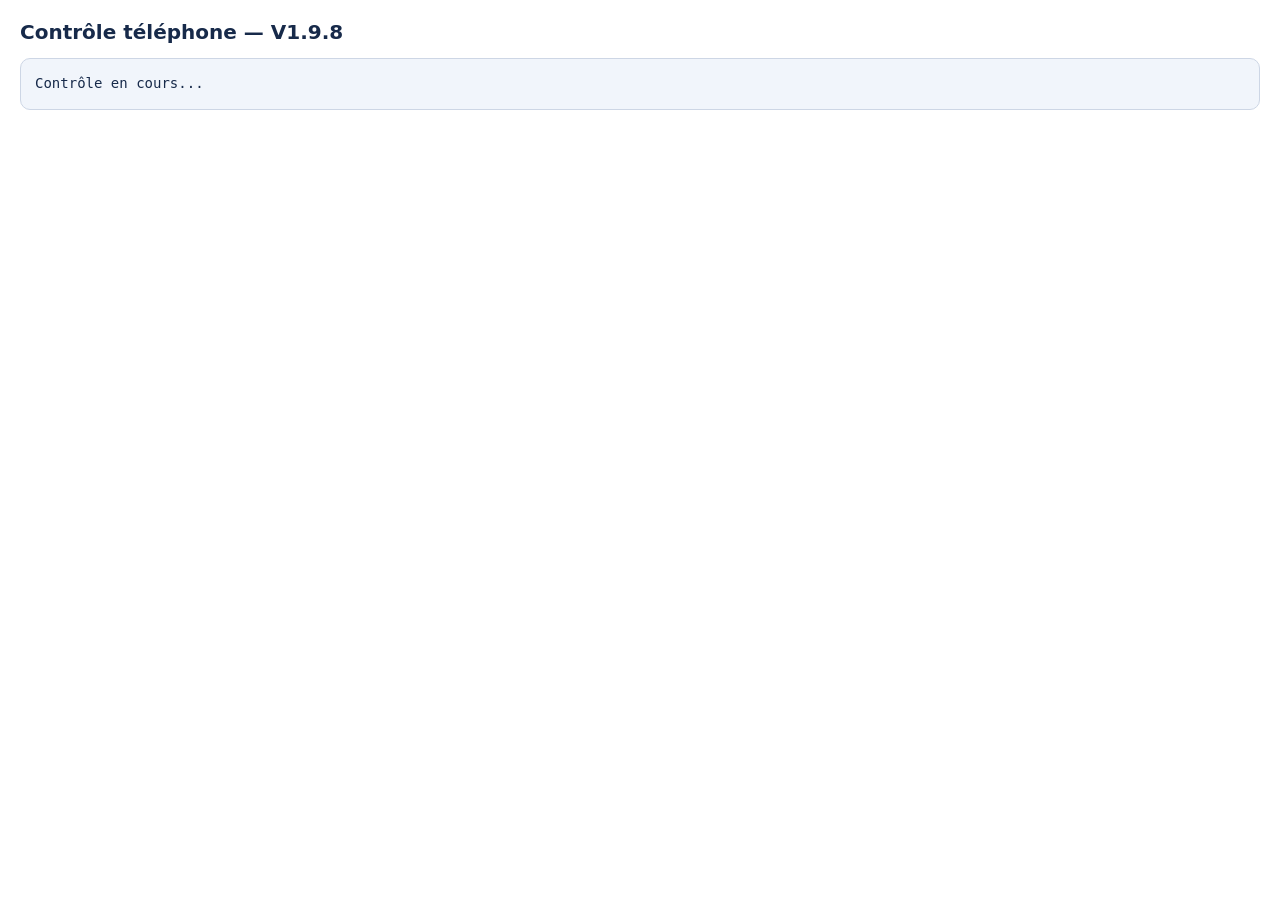
<file: qa/responsive-smoke.html>
<!doctype html>
<html lang="fr"><head><meta charset="utf-8"><meta name="viewport" content="width=device-width,initial-scale=1">
<title>SpeedArti — recette responsive mobile</title>
<style>
body{font-family:system-ui,sans-serif;margin:20px;color:#172a4a}h1{font-size:20px}
#results{white-space:pre-wrap;font-size:14px;line-height:1.55;background:#f1f5fb;border:1px solid #cdd6e5;border-radius:10px;padding:14px}
#frames{position:absolute;left:-10000px;top:0;display:flex;gap:30px;pointer-events:none}
iframe{border:0;height:780px}
</style></head>
<body><h1>Contrôle téléphone — V1.9.8</h1><pre id="results">Contrôle en cours...</pre><div id="frames"></div>
<script>
const widths=[320,375,414];
const out=[];
const result=document.getElementById('results');
function show(){
 result.textContent='SPEEDARTI V1.9.8 — TEST VIEWPORT\n'+out.sort((a,b)=>a.width-b.width).map(x=>
   x.width+'px : '+(x.pass?'PASS':'FAIL')+' | shell='+x.shell+
   ' workspace='+x.workspace+' left='+x.left+' sidebar='+x.sidebar+
   ' bottom='+x.bottom+' mobileJS='+x.mobileJS+' sourceUX='+x.uxVersion+
   (x.error?' erreur='+x.error:'')
 ).join('\n')+'\n\nMesures réalisées dans les iframes du vrai site, largeur CSS réelle.';
}
widths.forEach(width=>{
 const iframe=document.createElement('iframe');
 iframe.width=width;
 iframe.setAttribute('title','Recette '+width+'px');
 iframe.src='../index.html?responsive-check=198&w='+width;
 document.getElementById('frames').appendChild(iframe);
 const finish=()=>{
  let test={width,pass:false,shell:'?',workspace:'?',left:'?',sidebar:'?',bottom:'?',mobileJS:false,uxVersion:'?'};
  try{
   const w=iframe.contentWindow,d=iframe.contentDocument;
   const shell=d.querySelector('.app-shell'),workspace=d.querySelector('.workspace');
   const sidebar=d.querySelector('.sidebar'),bottom=d.querySelector('.v197-bottom-nav');
   const get=e=>e?.getBoundingClientRect();
   const sr=get(shell),wr=get(workspace);
   test.shell=Math.round(sr?.width||0);test.workspace=Math.round(wr?.width||0);
   test.left=Math.round(wr?.left||0);
   test.sidebar=sidebar?getComputedStyle(sidebar).visibility:'absent';
   test.bottom=bottom?getComputedStyle(bottom).display:'absent';
   test.mobileJS=!!w.__SpeedArtiMobileV197;
   test.uxVersion=w.SpeedArtiUX191?.version||'missing';
   test.pass=Math.abs((sr?.width||0)-width)<=2&&Math.abs((wr?.width||0)-width)<=2&&
     Math.abs(wr?.left||999)<=2&&test.sidebar==='hidden'&&test.bottom==='grid'&&test.mobileJS;
  }catch(e){test.error=e.message}
  out.push(test);show();
 };
 iframe.addEventListener('load',()=>setTimeout(finish,1600),{once:true});
});
setTimeout(()=>{if(out.length<widths.length)result.textContent+='\nTIMEOUT: '+out.length+'/'+widths.length+' vues contrôlées.';},10000);
</script></body></html>
</file>
